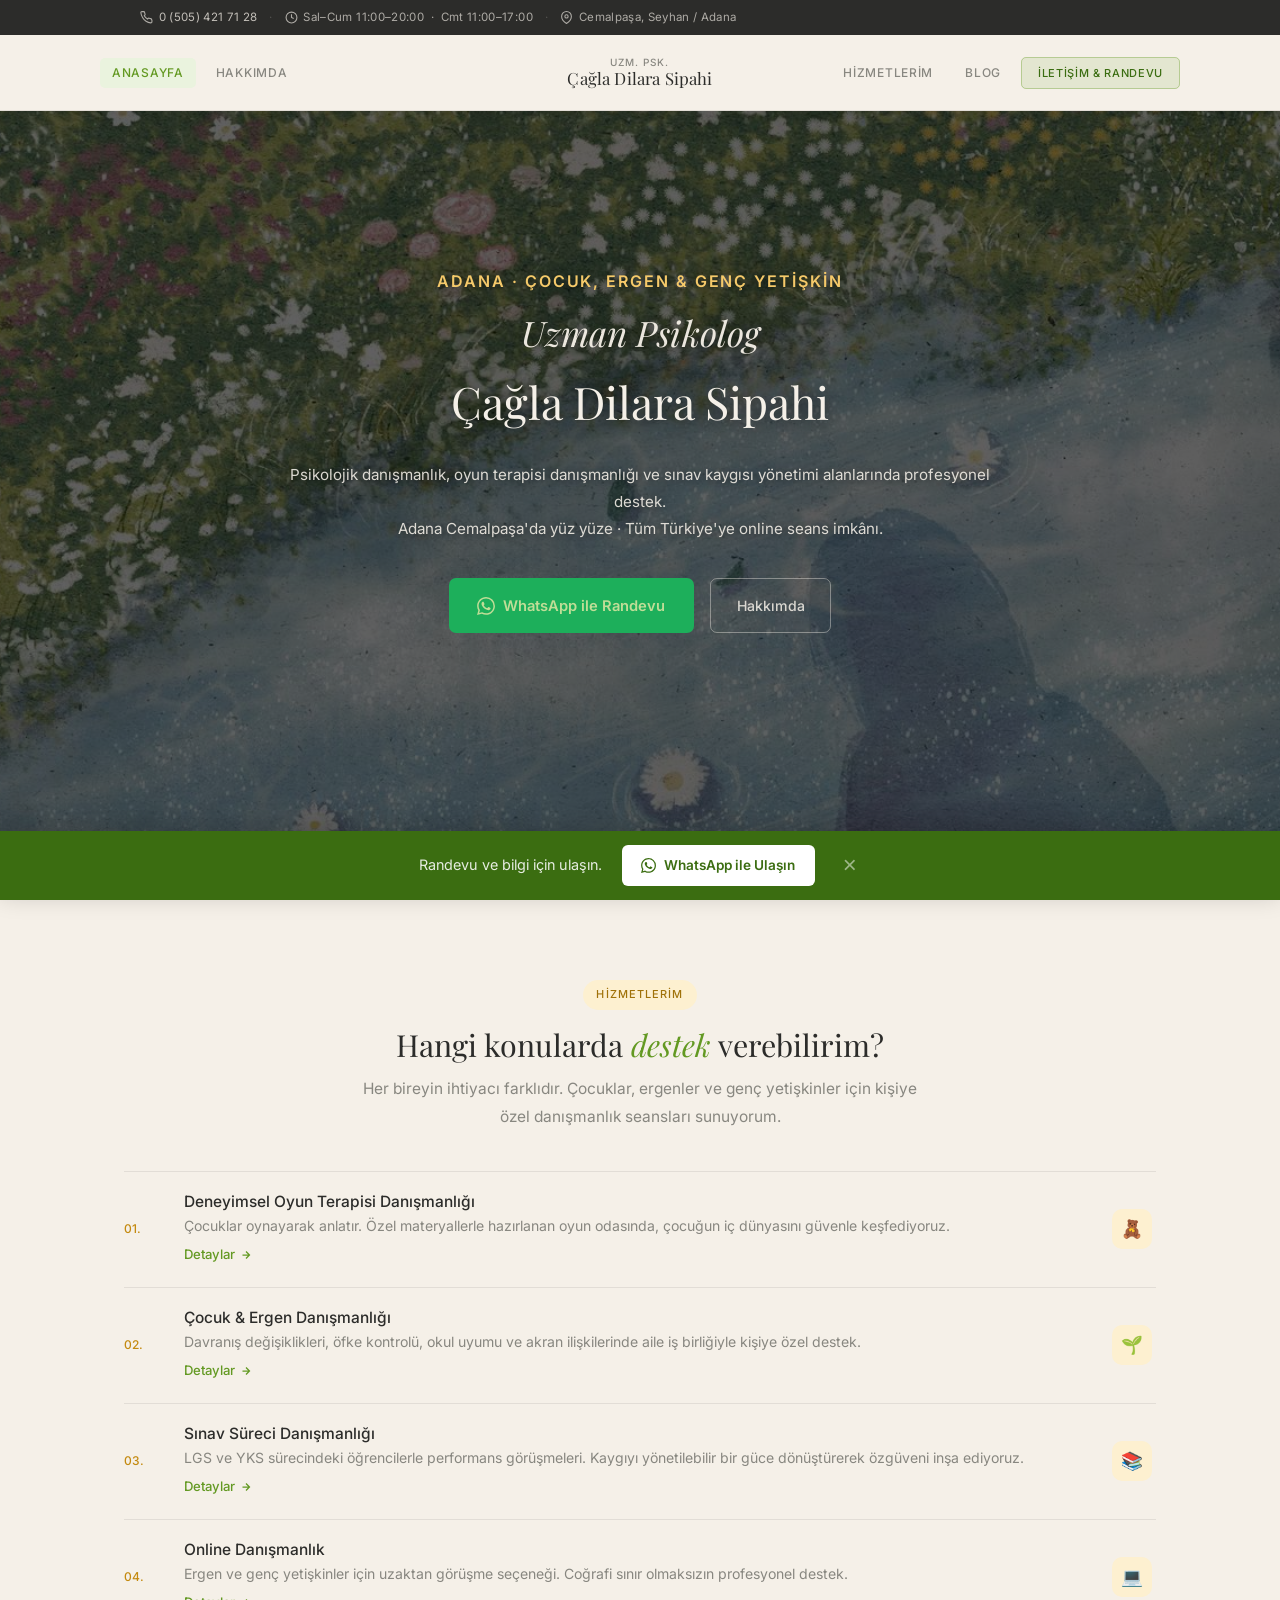
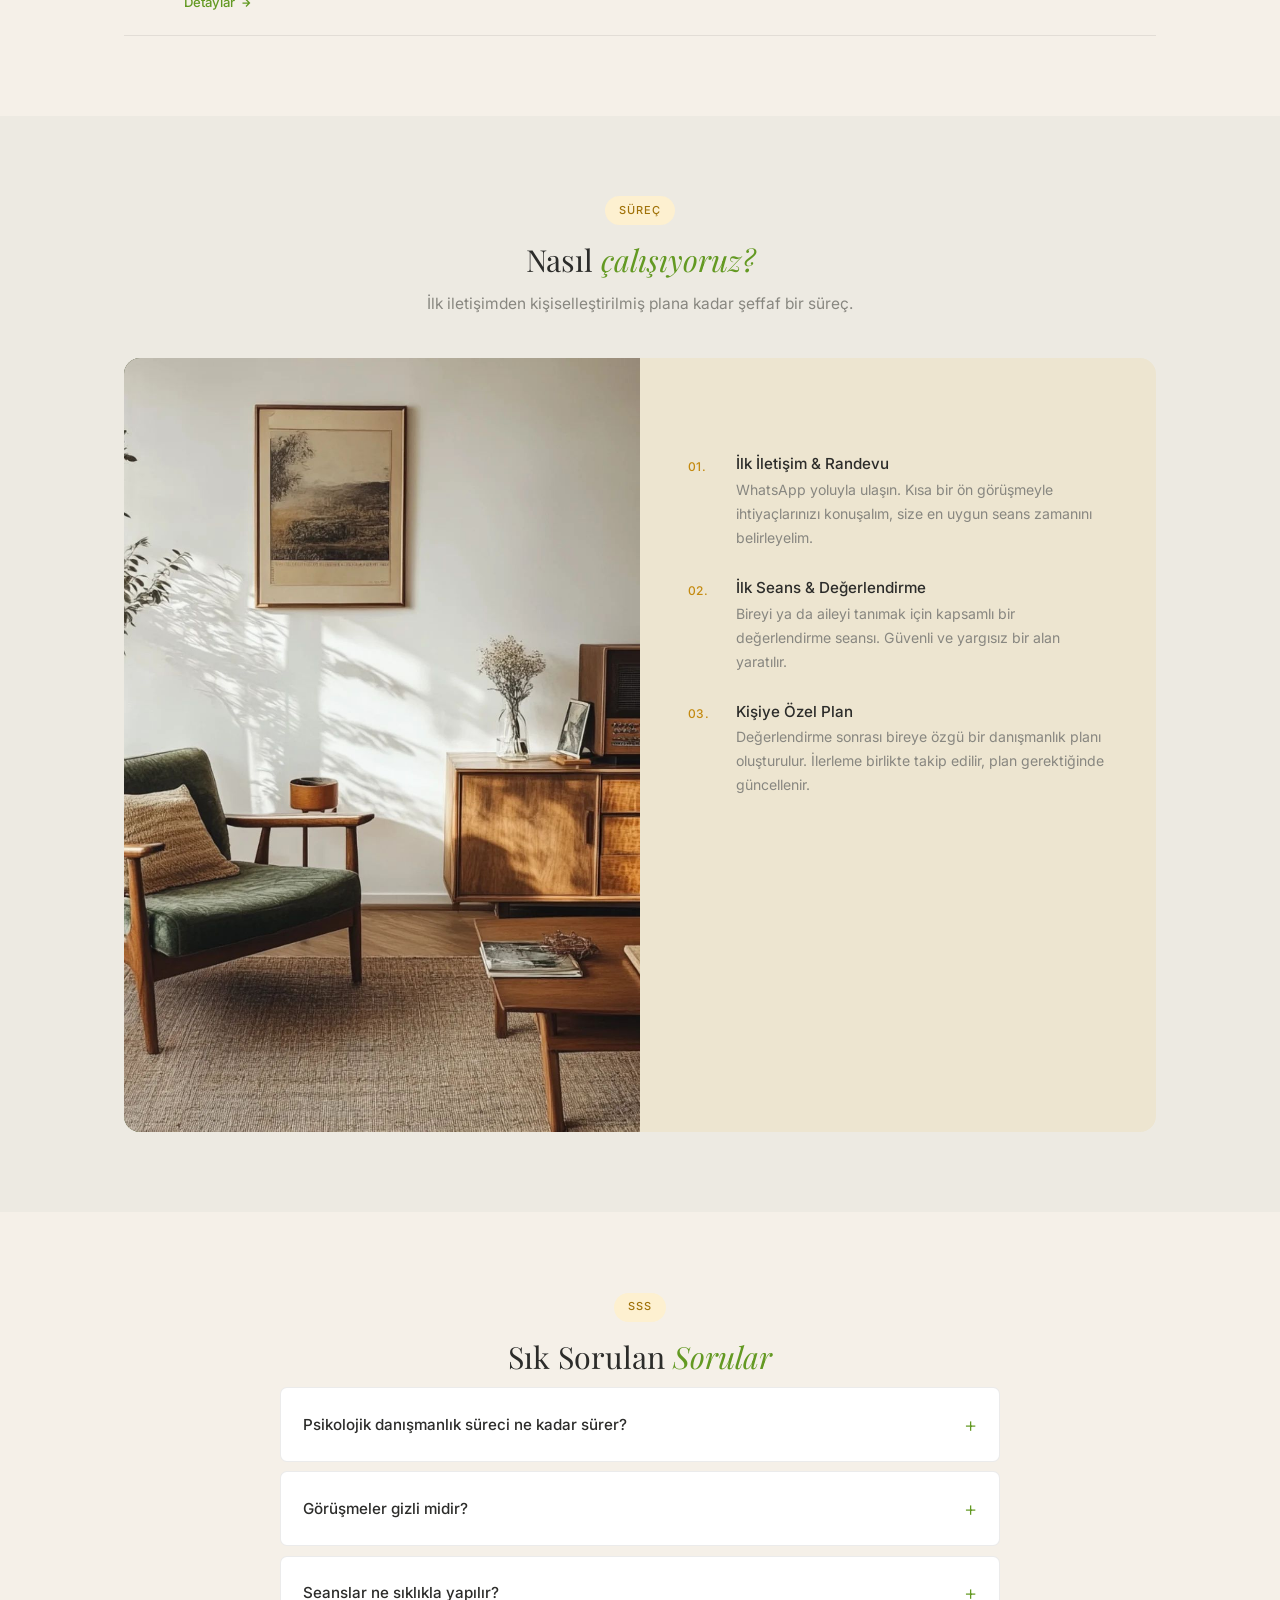
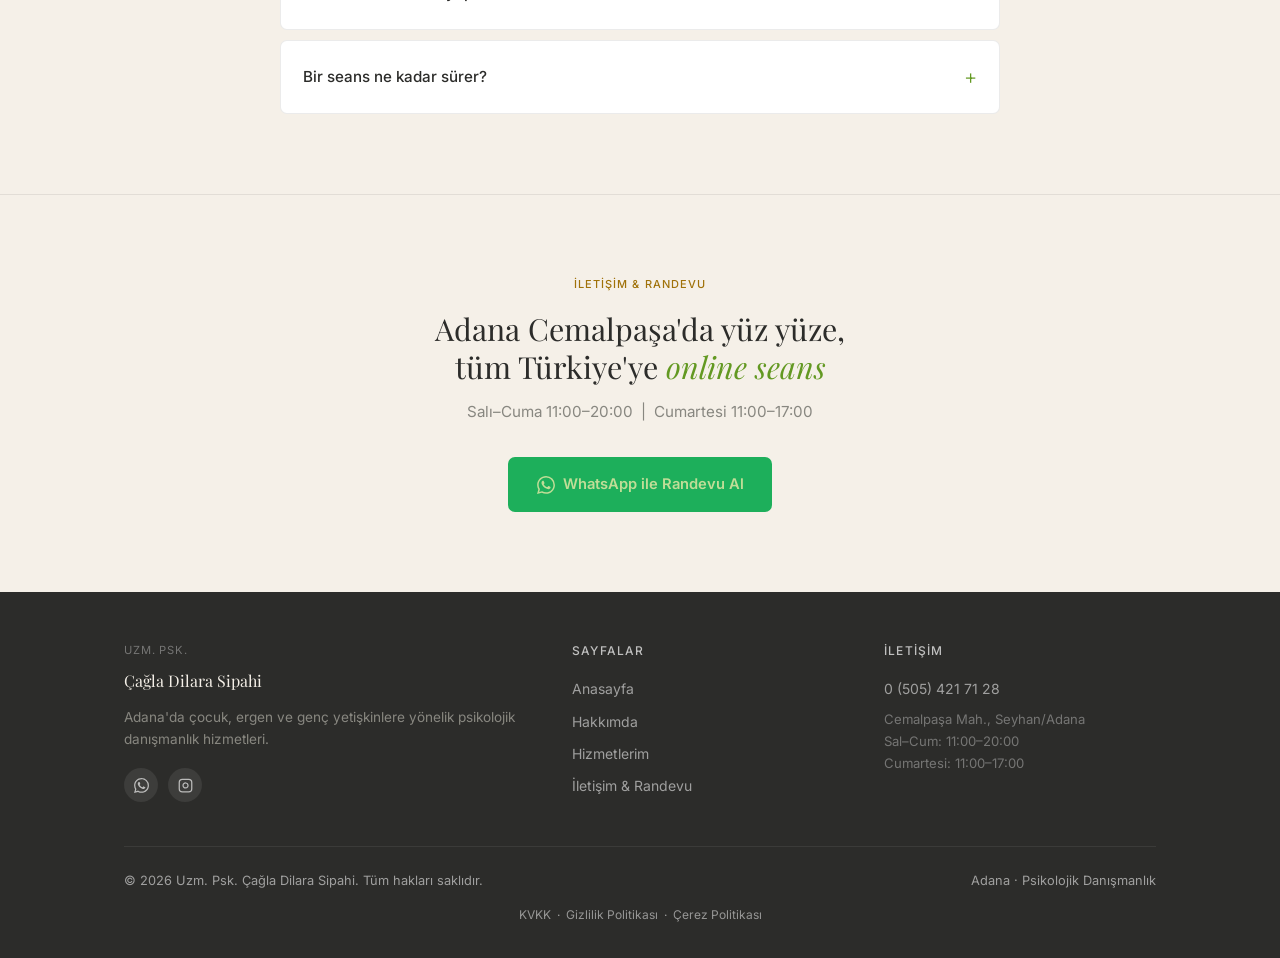
<file: index.html>
<!DOCTYPE html>
<html lang="tr">
<head>
  <meta charset="UTF-8">
  <meta name="viewport" content="width=device-width, initial-scale=1.0">
  <title>Adana Çocuk ve Ergen Psikoloğu | Uzm. Psk. Çağla Dilara Sipahi</title>
  <meta name="description" content="Adana'da çocuk, ergen ve genç yetişkin psikolojik danışmanlık hizmetleri. Oyun terapisi, sınav kaygısı yönetimi ve online danışmanlık.">
  <link rel="preconnect" href="https://fonts.googleapis.com">
  <link rel="preconnect" href="https://fonts.gstatic.com" crossorigin>
  <link href="https://fonts.googleapis.com/css2?family=Playfair+Display:ital,wght@0,400;0,500;1,400&family=Inter:wght@300;400;500&display=swap" rel="stylesheet">
  <link rel="stylesheet" href="style.css?v=2">
  <link rel="canonical" href="https://pskcagladsipahi.com/">
  <meta property="og:type" content="website">
  <meta property="og:site_name" content="Uzm. Psk. Çağla Dilara Sipahi">
  <meta property="og:title" content="Adana Çocuk ve Ergen Psikoloğu | Uzm. Psk. Çağla Dilara Sipahi">
  <meta property="og:description" content="Adana'da çocuk, ergen ve genç yetişkin psikolojik danışmanlık hizmetleri. Oyun terapisi, sınav kaygısı yönetimi ve online danışmanlık.">
  <meta property="og:url" content="https://pskcagladsipahi.com/">
  <meta property="og:image" content="https://pskcagladsipahi.com/adana-psikolog-ofis.jpg">
  <meta property="og:image:width" content="1200">
  <meta property="og:image:height" content="800">
  <meta property="og:image:alt" content="Uzm. Psk. Çağla Dilara Sipahi — Adana Çocuk ve Ergen Psikolog Ofisi">
  <meta name="twitter:card" content="summary_large_image">
  <meta property="og:locale" content="tr_TR">
  <script type="application/ld+json">
  {
    "@context": "https://schema.org",
    "@type": "Psychologist",
    "name": "Uzm. Psk. Çağla Dilara Sipahi",
    "url": "https://pskcagladsipahi.com",
    "telephone": "+905054217128",
    "image": "https://pskcagladsipahi.com/adana-psikolog-ofis.jpg",
    "address": {
      "@type": "PostalAddress",
      "streetAddress": "Cemalpaşa Mahallesi, Cevat Yurdakul Caddesi, Atabey Apartmanı Kat:2 Daire:3",
      "addressLocality": "Seyhan",
      "addressRegion": "Adana",
      "postalCode": "01110",
      "addressCountry": "TR"
    },
    "openingHoursSpecification": [
      {
        "@type": "OpeningHoursSpecification",
        "dayOfWeek": ["Tuesday", "Wednesday", "Thursday", "Friday"],
        "opens": "11:00",
        "closes": "20:00"
      },
      {
        "@type": "OpeningHoursSpecification",
        "dayOfWeek": ["Saturday"],
        "opens": "11:00",
        "closes": "17:00"
      }
    ],
    "availableLanguage": ["tr", "en"],
    "areaServed": [
      {"@type": "City", "name": "Adana"},
      {"@type": "Country", "name": "Türkiye"}
    ],
    "sameAs": [
      "https://www.instagram.com/uzm.psk.cagladsipahi/",
      "https://share.google/SsBvMkMxXAegFA1E4"
    ],
    "hasOfferCatalog": {
      "@type": "OfferCatalog",
      "name": "Danışmanlık Hizmetleri",
      "itemListElement": [
        {"@type": "Offer", "itemOffered": {"@type": "Service", "name": "Deneyimsel Oyun Terapisi Danışmanlığı"}},
        {"@type": "Offer", "itemOffered": {"@type": "Service", "name": "Çocuk ve Ergen Psikolojik Danışmanlığı"}},
        {"@type": "Offer", "itemOffered": {"@type": "Service", "name": "Sınav Süreci Danışmanlığı"}},
        {"@type": "Offer", "itemOffered": {"@type": "Service", "name": "Genç Yetişkin Danışmanlığı"}},
        {"@type": "Offer", "itemOffered": {"@type": "Service", "name": "Online Danışmanlık"}}
      ]
    }
  }
  </script>
  <script type="application/ld+json">
  {
    "@context": "https://schema.org",
    "@type": "FAQPage",
    "mainEntity": [
      {
        "@type": "Question",
        "name": "Psikolojik danışmanlık süreci ne kadar sürer?",
        "acceptedAnswer": {
          "@type": "Answer",
          "text": "Süreç, danışanın ihtiyaçlarına ve sürecin seyrine göre değişiklik gösterir. Her birey için farklıdır."
        }
      },
      {
        "@type": "Question",
        "name": "Görüşmeler gizli midir?",
        "acceptedAnswer": {
          "@type": "Answer",
          "text": "Tüm görüşmeler etik kurallar ve gizlilik ilkeleri çerçevesinde yürütülür. Yasal zorunluluklar dışında paylaşılan bilgiler üçüncü kişilerle paylaşılmaz."
        }
      },
      {
        "@type": "Question",
        "name": "Seanslar ne sıklıkla yapılır?",
        "acceptedAnswer": {
          "@type": "Answer",
          "text": "Görüşmeler genellikle haftada bir planlanır. Süreç içinde ihtiyaçlara göre yeniden değerlendirilebilir."
        }
      },
      {
        "@type": "Question",
        "name": "Bir seans ne kadar sürer?",
        "acceptedAnswer": {
          "@type": "Answer",
          "text": "Oyun seansları 45 dakika, ergen ve yetişkin seansları 45–50 dakika sürmektedir."
        }
      }
    ]
  }
  </script>
</head>
<body>

  <!-- INFO BAR -->
  <div class="info-bar">
    <div class="info-bar-inner">
      <span><svg width="13" height="13" viewBox="0 0 24 24" fill="none" stroke="currentColor" stroke-width="2" aria-hidden="true"><path d="M22 16.92v3a2 2 0 0 1-2.18 2 19.79 19.79 0 0 1-8.63-3.07A19.5 19.5 0 0 1 4.69 12a19.79 19.79 0 0 1-3.07-8.67A2 2 0 0 1 3.6 1.18h3a2 2 0 0 1 2 1.72 12.84 12.84 0 0 0 .7 2.81 2 2 0 0 1-.45 2.11L7.91 8.75a16 16 0 0 0 6 6l.91-.91a2 2 0 0 1 2.11-.45 12.84 12.84 0 0 0 2.81.7A2 2 0 0 1 21.5 16z"/></svg> <a href="tel:+905054217128">0 (505) 421 71 28</a></span>
      <span class="info-bar-sep">·</span>
      <span><svg width="13" height="13" viewBox="0 0 24 24" fill="none" stroke="currentColor" stroke-width="2" aria-hidden="true"><circle cx="12" cy="12" r="10"/><polyline points="12 6 12 12 16 14"/></svg> Sal–Cum 11:00–20:00 &nbsp;·&nbsp; Cmt 11:00–17:00</span>
      <span class="info-bar-sep">·</span>
      <span><svg width="13" height="13" viewBox="0 0 24 24" fill="none" stroke="currentColor" stroke-width="2" aria-hidden="true"><path d="M21 10c0 7-9 13-9 13s-9-6-9-13a9 9 0 0 1 18 0z"/><circle cx="12" cy="10" r="3"/></svg> Cemalpaşa, Seyhan / Adana</span>
    </div>
  </div>

  <!-- NAVBAR -->
  <nav class="navbar">
    <div class="nav-inner">
      <ul class="nav-left">
        <li><a href="/" class="active">Anasayfa</a></li>
        <li><a href="/hakkimda">Hakkımda</a></li>
      </ul>
      <a href="/" class="navbar-brand">
        <span class="brand-label">Uzm. Psk.</span>
        <span class="brand-name">Çağla Dilara Sipahi</span>
      </a>
      <ul class="nav-right">
        <li><a href="/hizmetler" class="nav-link">Hizmetlerim</a></li>
        <li><a href="/blog" class="nav-link">Blog</a></li>
        <li><a href="/iletisim" class="nav-link nav-cta">İletişim &amp; Randevu</a></li>
      </ul>
      <button class="hamburger" id="hamburger" aria-label="Menüyü aç/kapat">
        <span></span><span></span><span></span>
      </button>
    </div>
  </nav>

  <!-- Mobile nav -->
  <div class="nav-links-mobile" id="mobileNav">
    <a href="/">Anasayfa</a>
    <a href="/hakkimda">Hakkımda</a>
    <a href="/hizmetler">Hizmetlerim</a>
    <a href="/blog">Blog</a>
    <a href="/iletisim">İletişim &amp; Randevu</a>
  </div>

  <!-- HERO -->
  <section class="hero">
    <div class="hero-bg"></div>
    <div class="hero-overlay"></div>
    <div class="container">
      <div class="hero-content">
        <span class="hero-eyebrow">Adana · Çocuk, Ergen &amp; Genç Yetişkin</span>
        <h1 class="hero-title">Uzman Psikolog</h1>
        <span class="hero-name">Çağla Dilara Sipahi</span>
        <p class="hero-desc">
          Psikolojik danışmanlık, oyun terapisi danışmanlığı ve sınav kaygısı yönetimi alanlarında profesyonel destek.<br>
          Adana Cemalpaşa'da yüz yüze · Tüm Türkiye'ye online seans imkânı.
        </p>
        <div class="hero-actions">
          <a href="https://wa.me/905054217128" class="btn btn-whatsapp" target="_blank" rel="noopener">
            <svg width="18" height="18" viewBox="0 0 24 24" fill="currentColor"><path d="M17.472 14.382c-.297-.149-1.758-.867-2.03-.967-.273-.099-.471-.148-.67.15-.197.297-.767.966-.94 1.164-.173.199-.347.223-.644.075-.297-.15-1.255-.463-2.39-1.475-.883-.788-1.48-1.761-1.653-2.059-.173-.297-.018-.458.13-.606.134-.133.298-.347.446-.52.149-.174.198-.298.298-.497.099-.198.05-.371-.025-.52-.075-.149-.669-1.612-.916-2.207-.242-.579-.487-.5-.669-.51-.173-.008-.371-.01-.57-.01-.198 0-.52.074-.792.372-.272.297-1.04 1.016-1.04 2.479 0 1.462 1.065 2.875 1.213 3.074.149.198 2.096 3.2 5.077 4.487.709.306 1.262.489 1.694.625.712.227 1.36.195 1.871.118.571-.085 1.758-.719 2.006-1.413.248-.694.248-1.289.173-1.413-.074-.124-.272-.198-.57-.347m-5.421 7.403h-.004a9.87 9.87 0 0 1-5.031-1.378l-.361-.214-3.741.982.998-3.648-.235-.374a9.86 9.86 0 0 1-1.51-5.26c.001-5.45 4.436-9.884 9.888-9.884 2.64 0 5.122 1.03 6.988 2.898a9.825 9.825 0 0 1 2.893 6.994c-.003 5.45-4.437 9.884-9.885 9.884m8.413-18.297A11.815 11.815 0 0 0 12.05 0C5.495 0 .16 5.335.157 11.892c0 2.096.547 4.142 1.588 5.945L.057 24l6.305-1.654a11.882 11.882 0 0 0 5.683 1.448h.005c6.554 0 11.89-5.335 11.893-11.893a11.821 11.821 0 0 0-3.48-8.413z"/></svg>
            WhatsApp ile Randevu
          </a>
          <a href="/hakkimda" class="btn btn-outline-white">Hakkımda</a>
        </div>
      </div>
    </div>
  </section>

  <!-- SERVICES -->
  <section class="section">
    <div class="container">
      <div class="centered reveal">
        <span class="section-tag">Hizmetlerim</span>
        <h2 class="section-title">Hangi konularda <em>destek</em> verebilirim?</h2>
        <p class="section-lead">Her bireyin ihtiyacı farklıdır. Çocuklar, ergenler ve genç yetişkinler için kişiye özel danışmanlık seansları sunuyorum.</p>
      </div>
      <div class="services-list">
        <div class="service-row reveal">
          <span class="service-num">01.</span>
          <div>
            <h3>Deneyimsel Oyun Terapisi Danışmanlığı</h3>
            <p>Çocuklar oynayarak anlatır. Özel materyallerle hazırlanan oyun odasında, çocuğun iç dünyasını güvenle keşfediyoruz.</p>
            <a href="/hizmetler" class="service-link">Detaylar <svg width="12" height="12" viewBox="0 0 24 24" fill="none" stroke="currentColor" stroke-width="2.5"><path d="M5 12h14M12 5l7 7-7 7"/></svg></a>
          </div>
          <div class="service-row-icon" aria-hidden="true">🧸</div>
        </div>
        <div class="service-row reveal">
          <span class="service-num">02.</span>
          <div>
            <h3>Çocuk &amp; Ergen Danışmanlığı</h3>
            <p>Davranış değişiklikleri, öfke kontrolü, okul uyumu ve akran ilişkilerinde aile iş birliğiyle kişiye özel destek.</p>
            <a href="/hizmetler" class="service-link">Detaylar <svg width="12" height="12" viewBox="0 0 24 24" fill="none" stroke="currentColor" stroke-width="2.5"><path d="M5 12h14M12 5l7 7-7 7"/></svg></a>
          </div>
          <div class="service-row-icon" aria-hidden="true">🌱</div>
        </div>
        <div class="service-row reveal">
          <span class="service-num">03.</span>
          <div>
            <h3>Sınav Süreci Danışmanlığı</h3>
            <p>LGS ve YKS sürecindeki öğrencilerle performans görüşmeleri. Kaygıyı yönetilebilir bir güce dönüştürerek özgüveni inşa ediyoruz.</p>
            <a href="/hizmetler" class="service-link">Detaylar <svg width="12" height="12" viewBox="0 0 24 24" fill="none" stroke="currentColor" stroke-width="2.5"><path d="M5 12h14M12 5l7 7-7 7"/></svg></a>
          </div>
          <div class="service-row-icon" aria-hidden="true">📚</div>
        </div>
        <div class="service-row reveal">
          <span class="service-num">04.</span>
          <div>
            <h3>Online Danışmanlık</h3>
            <p>Ergen ve genç yetişkinler için uzaktan görüşme seçeneği. Coğrafi sınır olmaksızın profesyonel destek.</p>
            <a href="/hizmetler" class="service-link">Detaylar <svg width="12" height="12" viewBox="0 0 24 24" fill="none" stroke="currentColor" stroke-width="2.5"><path d="M5 12h14M12 5l7 7-7 7"/></svg></a>
          </div>
          <div class="service-row-icon" aria-hidden="true">💻</div>
        </div>
      </div>
    </div>
  </section>

  <!-- PROCESS -->
  <section class="section section-alt">
    <div class="container">
      <div class="centered reveal">
        <span class="section-tag">Süreç</span>
        <h2 class="section-title">Nasıl <em>çalışıyoruz?</em></h2>
        <p class="section-lead">İlk iletişimden kişiselleştirilmiş plana kadar şeffaf bir süreç.</p>
      </div>
      <div class="process-split reveal">
        <div class="process-photo">
          <img src="danismanlik-sureci.jpg" alt="Psikolojik danışmanlık süreci adımları" loading="lazy" width="1000" height="1500">
        </div>
        <div class="process-content">
          <div class="steps-list">
            <div class="step-item">
              <span class="step-num">01.</span>
              <div>
                <h3>İlk İletişim &amp; Randevu</h3>
                <p>WhatsApp yoluyla ulaşın. Kısa bir ön görüşmeyle ihtiyaçlarınızı konuşalım, size en uygun seans zamanını belirleyelim.</p>
              </div>
            </div>
            <div class="step-item">
              <span class="step-num">02.</span>
              <div>
                <h3>İlk Seans &amp; Değerlendirme</h3>
                <p>Bireyi ya da aileyi tanımak için kapsamlı bir değerlendirme seansı. Güvenli ve yargısız bir alan yaratılır.</p>
              </div>
            </div>
            <div class="step-item">
              <span class="step-num">03.</span>
              <div>
                <h3>Kişiye Özel Plan</h3>
                <p>Değerlendirme sonrası bireye özgü bir danışmanlık planı oluşturulur. İlerleme birlikte takip edilir, plan gerektiğinde güncellenir.</p>
              </div>
            </div>
          </div>
        </div>
      </div>
    </div>
  </section>

  <!-- FAQ -->
  <section class="section">
    <div class="container">
      <div class="centered reveal">
        <span class="section-tag">SSS</span>
        <h2 class="section-title">Sık Sorulan <em>Sorular</em></h2>
      </div>
      <div class="faq-list">
        <details class="faq-item reveal">
          <summary>Psikolojik danışmanlık süreci ne kadar sürer?</summary>
          <p>Süreç, danışanın ihtiyaçlarına ve sürecin seyrine göre değişiklik gösterir. Her birey için farklıdır.</p>
        </details>
        <details class="faq-item reveal">
          <summary>Görüşmeler gizli midir?</summary>
          <p>Tüm görüşmeler etik kurallar ve gizlilik ilkeleri çerçevesinde yürütülür. Yasal zorunluluklar dışında paylaşılan bilgiler üçüncü kişilerle paylaşılmaz.</p>
        </details>
        <details class="faq-item reveal">
          <summary>Seanslar ne sıklıkla yapılır?</summary>
          <p>Görüşmeler genellikle haftada bir planlanır. Süreç içinde ihtiyaçlara göre yeniden değerlendirilebilir.</p>
        </details>
        <details class="faq-item reveal">
          <summary>Bir seans ne kadar sürer?</summary>
          <p>Oyun seansları 45 dakika, ergen ve yetişkin seansları 45–50 dakika sürmektedir.</p>
        </details>
      </div>
    </div>
  </section>

  <!-- CTA BANNER -->
  <section class="cta-banner">
    <div class="container">
      <span class="eyebrow">İletişim &amp; Randevu</span>
      <h2>Adana Cemalpaşa'da yüz yüze,<br>tüm Türkiye'ye <em>online seans</em></h2>
      <p>Salı–Cuma 11:00–20:00 &nbsp;|&nbsp; Cumartesi 11:00–17:00</p>
      <div class="cta-actions">
        <a href="https://wa.me/905054217128" class="btn btn-whatsapp" target="_blank" rel="noopener">
          <svg width="18" height="18" viewBox="0 0 24 24" fill="currentColor"><path d="M17.472 14.382c-.297-.149-1.758-.867-2.03-.967-.273-.099-.471-.148-.67.15-.197.297-.767.966-.94 1.164-.173.199-.347.223-.644.075-.297-.15-1.255-.463-2.39-1.475-.883-.788-1.48-1.761-1.653-2.059-.173-.297-.018-.458.13-.606.134-.133.298-.347.446-.52.149-.174.198-.298.298-.497.099-.198.05-.371-.025-.52-.075-.149-.669-1.612-.916-2.207-.242-.579-.487-.5-.669-.51-.173-.008-.371-.01-.57-.01-.198 0-.52.074-.792.372-.272.297-1.04 1.016-1.04 2.479 0 1.462 1.065 2.875 1.213 3.074.149.198 2.096 3.2 5.077 4.487.709.306 1.262.489 1.694.625.712.227 1.36.195 1.871.118.571-.085 1.758-.719 2.006-1.413.248-.694.248-1.289.173-1.413-.074-.124-.272-.198-.57-.347m-5.421 7.403h-.004a9.87 9.87 0 0 1-5.031-1.378l-.361-.214-3.741.982.998-3.648-.235-.374a9.86 9.86 0 0 1-1.51-5.26c.001-5.45 4.436-9.884 9.888-9.884 2.64 0 5.122 1.03 6.988 2.898a9.825 9.825 0 0 1 2.893 6.994c-.003 5.45-4.437 9.884-9.885 9.884m8.413-18.297A11.815 11.815 0 0 0 12.05 0C5.495 0 .16 5.335.157 11.892c0 2.096.547 4.142 1.588 5.945L.057 24l6.305-1.654a11.882 11.882 0 0 0 5.683 1.448h.005c6.554 0 11.89-5.335 11.893-11.893a11.821 11.821 0 0 0-3.48-8.413z"/></svg>
          WhatsApp ile Randevu Al
        </a>
      </div>
    </div>
  </section>

  <!-- FOOTER -->
  <footer class="footer">
    <div class="container">
      <div class="footer-grid">
        <div class="footer-brand">
          <span class="brand-label">Uzm. Psk.</span>
          <div class="brand-name">Çağla Dilara Sipahi</div>
          <p>Adana'da çocuk, ergen ve genç yetişkinlere yönelik psikolojik danışmanlık hizmetleri.</p>
          <div class="footer-social">
            <a href="https://wa.me/905054217128" class="social-btn" target="_blank" rel="noopener" aria-label="WhatsApp">
              <svg width="15" height="15" viewBox="0 0 24 24" fill="currentColor"><path d="M17.472 14.382c-.297-.149-1.758-.867-2.03-.967-.273-.099-.471-.148-.67.15-.197.297-.767.966-.94 1.164-.173.199-.347.223-.644.075-.297-.15-1.255-.463-2.39-1.475-.883-.788-1.48-1.761-1.653-2.059-.173-.297-.018-.458.13-.606.134-.133.298-.347.446-.52.149-.174.198-.298.298-.497.099-.198.05-.371-.025-.52-.075-.149-.669-1.612-.916-2.207-.242-.579-.487-.5-.669-.51-.173-.008-.371-.01-.57-.01-.198 0-.52.074-.792.372-.272.297-1.04 1.016-1.04 2.479 0 1.462 1.065 2.875 1.213 3.074.149.198 2.096 3.2 5.077 4.487.709.306 1.262.489 1.694.625.712.227 1.36.195 1.871.118.571-.085 1.758-.719 2.006-1.413.248-.694.248-1.289.173-1.413-.074-.124-.272-.198-.57-.347m-5.421 7.403h-.004a9.87 9.87 0 0 1-5.031-1.378l-.361-.214-3.741.982.998-3.648-.235-.374a9.86 9.86 0 0 1-1.51-5.26c.001-5.45 4.436-9.884 9.888-9.884 2.64 0 5.122 1.03 6.988 2.898a9.825 9.825 0 0 1 2.893 6.994c-.003 5.45-4.437 9.884-9.885 9.884m8.413-18.297A11.815 11.815 0 0 0 12.05 0C5.495 0 .16 5.335.157 11.892c0 2.096.547 4.142 1.588 5.945L.057 24l6.305-1.654a11.882 11.882 0 0 0 5.683 1.448h.005c6.554 0 11.89-5.335 11.893-11.893a11.821 11.821 0 0 0-3.48-8.413z"/></svg>
            </a>
            <a href="https://www.instagram.com/uzm.psk.cagladsipahi/" class="social-btn" target="_blank" rel="noopener" aria-label="Instagram">
              <svg width="15" height="15" viewBox="0 0 24 24" fill="none" stroke="currentColor" stroke-width="2"><rect x="2" y="2" width="20" height="20" rx="5"/><path d="M16 11.37A4 4 0 1 1 12.63 8 4 4 0 0 1 16 11.37z"/><line x1="17.5" y1="6.5" x2="17.51" y2="6.5"/></svg>
            </a>
          </div>
        </div>
        <div>
          <h5>Sayfalar</h5>
          <ul>
            <li><a href="/">Anasayfa</a></li>
            <li><a href="/hakkimda">Hakkımda</a></li>
            <li><a href="/hizmetler">Hizmetlerim</a></li>
            <li><a href="/iletisim">İletişim &amp; Randevu</a></li>
          </ul>
        </div>
        <div>
          <h5>İletişim</h5>
          <ul>
            <li><a href="tel:+905054217128">0 (505) 421 71 28</a></li>
            <li style="color:rgba(255,255,255,.35); font-size:.82rem; margin-top:.5rem; line-height:1.65">
              Cemalpaşa Mah., Seyhan/Adana<br>
              Sal–Cum: 11:00–20:00<br>
              Cumartesi: 11:00–17:00
            </li>
          </ul>
        </div>
      </div>
      <div class="footer-bottom">
        <span>&copy; <span id="footer-year">2026</span> Uzm. Psk. Çağla Dilara Sipahi. Tüm hakları saklıdır.</span>
        <span>Adana · Psikolojik Danışmanlık</span>
      </div>
      <div style="text-align:center; padding-top:.75rem; font-size:.75rem;">
        <a href="/kvkk" style="color:rgba(255,255,255,.5); text-decoration:none;">KVKK</a>
        &nbsp;·&nbsp;
        <a href="/gizlilik-politikasi" style="color:rgba(255,255,255,.5); text-decoration:none;">Gizlilik Politikası</a>
        &nbsp;·&nbsp;
        <a href="/cerez-politikasi" style="color:rgba(255,255,255,.5); text-decoration:none;">Çerez Politikası</a>
      </div>
    </div>
  </footer>

  <script>
    // Mobile nav
    const hamburger = document.getElementById('hamburger');
    const mobileNav = document.getElementById('mobileNav');
    hamburger.addEventListener('click', () => mobileNav.classList.toggle('open'));
    mobileNav.querySelectorAll('a').forEach(a => a.addEventListener('click', () => mobileNav.classList.remove('open')));

    // Scroll reveal
    const observer = new IntersectionObserver((entries) => {
      entries.forEach((entry, i) => {
        if (entry.isIntersecting) {
          setTimeout(() => entry.target.classList.add('visible'), i * 80);
        }
      });
    }, { threshold: 0.12 });
    document.querySelectorAll('.reveal').forEach(el => observer.observe(el));
    document.getElementById('footer-year').textContent = new Date().getFullYear();

  </script>

  <!-- STICKY CTA -->
  <div class="sticky-cta" id="stickyCta">
    <div class="sticky-cta-inner">
      <span class="sticky-cta-text">Randevu ve bilgi için ulaşın.</span>
      <a href="https://wa.me/905054217128" class="sticky-cta-btn" target="_blank" rel="noopener">
        <svg width="15" height="15" viewBox="0 0 24 24" fill="currentColor" aria-hidden="true"><path d="M17.472 14.382c-.297-.149-1.758-.867-2.03-.967-.273-.099-.471-.148-.67.15-.197.297-.767.966-.94 1.164-.173.199-.347.223-.644.075-.297-.15-1.255-.463-2.39-1.475-.883-.788-1.48-1.761-1.653-2.059-.173-.297-.018-.458.13-.606.134-.133.298-.347.446-.52.149-.174.198-.298.298-.497.099-.198.05-.371-.025-.52-.075-.149-.669-1.612-.916-2.207-.242-.579-.487-.5-.669-.51-.173-.008-.371-.01-.57-.01-.198 0-.52.074-.792.372-.272.297-1.04 1.016-1.04 2.479 0 1.462 1.065 2.875 1.213 3.074.149.198 2.096 3.2 5.077 4.487.709.306 1.262.489 1.694.625.712.227 1.36.195 1.871.118.571-.085 1.758-.719 2.006-1.413.248-.694.248-1.289.173-1.413-.074-.124-.272-.198-.57-.347m-5.421 7.403h-.004a9.87 9.87 0 0 1-5.031-1.378l-.361-.214-3.741.982.998-3.648-.235-.374a9.86 9.86 0 0 1-1.51-5.26c.001-5.45 4.436-9.884 9.888-9.884 2.64 0 5.122 1.03 6.988 2.898a9.825 9.825 0 0 1 2.893 6.994c-.003 5.45-4.437 9.884-9.885 9.884m8.413-18.297A11.815 11.815 0 0 0 12.05 0C5.495 0 .16 5.335.157 11.892c0 2.096.547 4.142 1.588 5.945L.057 24l6.305-1.654a11.882 11.882 0 0 0 5.683 1.448h.005c6.554 0 11.89-5.335 11.893-11.893a11.821 11.821 0 0 0-3.48-8.413z"/></svg>
        WhatsApp ile Ulaşın
      </a>
      <button class="sticky-cta-close" id="stickyCtaClose" aria-label="Kapat">×</button>
    </div>
  </div>
  <script>
    (function() {
      var cta = document.getElementById('stickyCta');
      var closeBtn = document.getElementById('stickyCtaClose');
      if (!cta || sessionStorage.getItem('ctaDismissed')) return;
      window.addEventListener('scroll', function() {
        if (window.scrollY > 300) cta.classList.add('visible');
      }, { passive: true });
      closeBtn.addEventListener('click', function() {
        cta.classList.remove('visible');
        sessionStorage.setItem('ctaDismissed', '1');
      });
    })();
  </script>
</body>
</html>
</file>
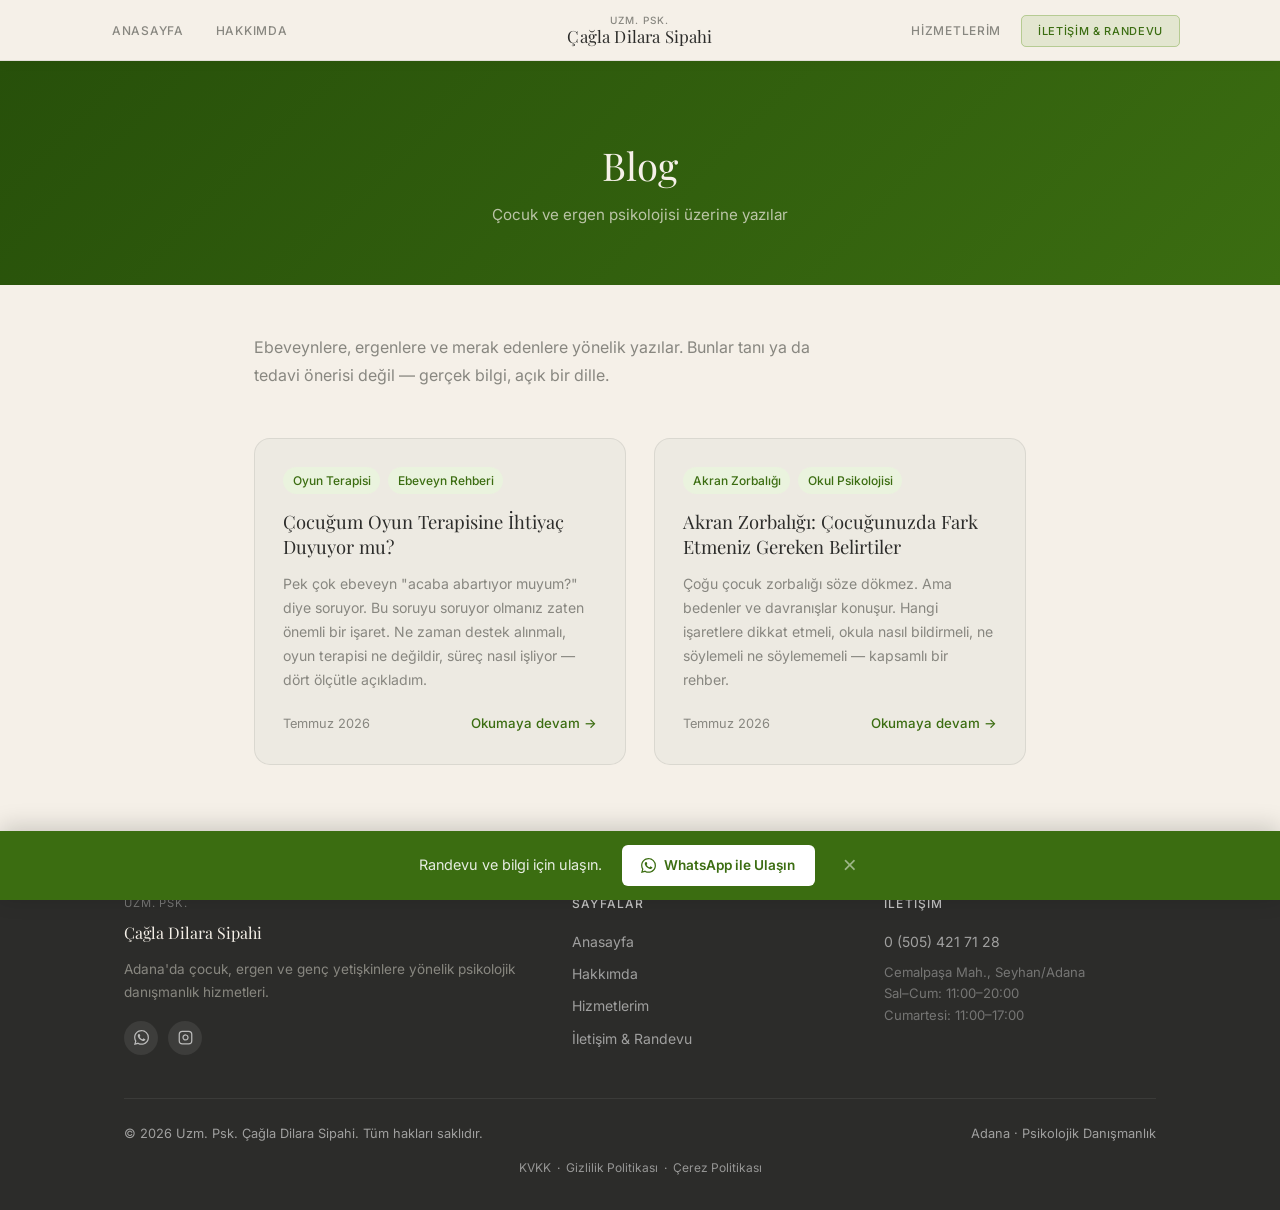
<file: blog/index.html>
<!DOCTYPE html>
<html lang="tr">
<head>
  <meta charset="UTF-8">
  <meta name="viewport" content="width=device-width, initial-scale=1.0">
  <title>Blog | Çocuk ve Ergen Psikolojisi | Uzm. Psk. Çağla Dilara Sipahi</title>
  <meta name="description" content="Çocuk, ergen ve genç yetişkin psikolojisi üzerine ebeveynlere ve gençlere yönelik yazılar. Adana çocuk psikoloğu Çağla Dilara Sipahi'nin kaleminden.">
  <link rel="preconnect" href="https://fonts.googleapis.com">
  <link rel="preconnect" href="https://fonts.gstatic.com" crossorigin>
  <link href="https://fonts.googleapis.com/css2?family=Playfair+Display:ital,wght@0,400;0,500;1,400&family=Inter:wght@300;400;500&display=swap" rel="stylesheet">
  <link rel="stylesheet" href="../style.css?v=2">
  <link rel="canonical" href="https://pskcagladsipahi.com/blog">
  <meta property="og:type" content="website">
  <meta property="og:site_name" content="Uzm. Psk. Çağla Dilara Sipahi">
  <meta property="og:title" content="Blog | Çocuk ve Ergen Psikolojisi | Uzm. Psk. Çağla Dilara Sipahi">
  <meta property="og:description" content="Çocuk, ergen ve genç yetişkin psikolojisi üzerine ebeveynlere ve gençlere yönelik yazılar.">
  <meta property="og:url" content="https://pskcagladsipahi.com/blog">
  <meta property="og:locale" content="tr_TR">

  <style>
    .blog-index { max-width: 820px; margin: 0 auto; padding: 3rem 1.5rem 5rem; }
    .blog-index .section-intro { font-size: 1rem; color: var(--text-muted); line-height: 1.8; max-width: 600px; margin-bottom: 3rem; }
    .blog-grid { display: grid; grid-template-columns: 1fr 1fr; gap: 1.75rem; }
    .blog-card { background: var(--bg-alt); border-radius: var(--radius-lg); padding: 1.75rem; text-decoration: none; display: flex; flex-direction: column; transition: box-shadow var(--trans), transform var(--trans); border: 1px solid var(--border); }
    .blog-card:hover { box-shadow: 0 8px 32px rgba(0,0,0,.08); transform: translateY(-2px); }
    .blog-card .card-tags { display: flex; gap: .5rem; flex-wrap: wrap; margin-bottom: 1rem; }
    .blog-card .tag { background: var(--primary-light); color: var(--primary-dark); padding: .18rem .6rem; border-radius: 20px; font-size: .75rem; font-weight: 500; }
    .blog-card h2 { font-family: var(--font-display); font-size: 1.15rem; color: var(--heading); margin: 0 0 .75rem; line-height: 1.35; font-weight: 400; }
    .blog-card p { font-size: .88rem; color: var(--text-muted); line-height: 1.7; margin: 0 0 1.25rem; flex-grow: 1; }
    .blog-card .card-footer { display: flex; align-items: center; justify-content: space-between; font-size: .8rem; color: var(--text-muted); }
    .blog-card .read-more { color: var(--primary-dark); font-weight: 500; font-size: .83rem; }
    .blog-index h1 { font-family: var(--font-display); font-size: clamp(1.6rem, 3vw, 2.2rem); color: var(--heading); margin-bottom: .5rem; font-weight: 400; }
    @media (max-width: 620px) {
      .blog-grid { grid-template-columns: 1fr; }
    }
  </style>
</head>
<body>

  <nav class="navbar navbar-inner">
    <div class="nav-inner">
      <ul class="nav-left">
        <li><a href="/">Anasayfa</a></li>
        <li><a href="/hakkimda">Hakkımda</a></li>
      </ul>
      <a href="/" class="navbar-brand">
        <span class="brand-label">Uzm. Psk.</span>
        <span class="brand-name">Çağla Dilara Sipahi</span>
      </a>
      <ul class="nav-right">
        <li><a href="/hizmetler" class="nav-link">Hizmetlerim</a></li>
        <li><a href="/iletisim" class="nav-link nav-cta">İletişim &amp; Randevu</a></li>
      </ul>
      <button class="hamburger" id="hamburger" aria-label="Menüyü aç/kapat">
        <span></span><span></span><span></span>
      </button>
    </div>
  </nav>

  <div class="nav-links-mobile" id="mobileNav">
    <a href="/">Anasayfa</a>
    <a href="/hakkimda">Hakkımda</a>
    <a href="/hizmetler">Hizmetlerim</a>
    <a href="/iletisim">İletişim &amp; Randevu</a>
  </div>

  <div class="page-banner">
    <div class="container">
      <h1>Blog</h1>
      <p>Çocuk ve ergen psikolojisi üzerine yazılar</p>
    </div>
  </div>

  <main>
    <div class="blog-index">
      <p class="section-intro">Ebeveynlere, ergenlere ve merak edenlere yönelik yazılar. Bunlar tanı ya da tedavi önerisi değil — gerçek bilgi, açık bir dille.</p>

      <div class="blog-grid">

        <a href="/blog/cocugum-oyun-terapisine-ihtiyac-duyuyor-mu" class="blog-card">
          <div class="card-tags">
            <span class="tag">Oyun Terapisi</span>
            <span class="tag">Ebeveyn Rehberi</span>
          </div>
          <h2>Çocuğum Oyun Terapisine İhtiyaç Duyuyor mu?</h2>
          <p>Pek çok ebeveyn "acaba abartıyor muyum?" diye soruyor. Bu soruyu soruyor olmanız zaten önemli bir işaret. Ne zaman destek alınmalı, oyun terapisi ne değildir, süreç nasıl işliyor — dört ölçütle açıkladım.</p>
          <div class="card-footer">
            <time datetime="2026-07-15">Temmuz 2026</time>
            <span class="read-more">Okumaya devam →</span>
          </div>
        </a>

        <a href="/blog/akran-zorbaligi-belirtileri" class="blog-card">
          <div class="card-tags">
            <span class="tag">Akran Zorbalığı</span>
            <span class="tag">Okul Psikolojisi</span>
          </div>
          <h2>Akran Zorbalığı: Çocuğunuzda Fark Etmeniz Gereken Belirtiler</h2>
          <p>Çoğu çocuk zorbalığı söze dökmez. Ama bedenler ve davranışlar konuşur. Hangi işaretlere dikkat etmeli, okula nasıl bildirmeli, ne söylemeli ne söylememeli — kapsamlı bir rehber.</p>
          <div class="card-footer">
            <time datetime="2026-07-15">Temmuz 2026</time>
            <span class="read-more">Okumaya devam →</span>
          </div>
        </a>

      </div>
    </div>
  </main>

  <footer class="footer">
    <div class="container">
      <div class="footer-grid">
        <div class="footer-brand">
          <span class="brand-label">Uzm. Psk.</span>
          <div class="brand-name">Çağla Dilara Sipahi</div>
          <p>Adana'da çocuk, ergen ve genç yetişkinlere yönelik psikolojik danışmanlık hizmetleri.</p>
          <div class="footer-social">
            <a href="https://wa.me/905054217128" class="social-btn" target="_blank" rel="noopener" aria-label="WhatsApp">
              <svg width="15" height="15" viewBox="0 0 24 24" fill="currentColor"><path d="M17.472 14.382c-.297-.149-1.758-.867-2.03-.967-.273-.099-.471-.148-.67.15-.197.297-.767.966-.94 1.164-.173.199-.347.223-.644.075-.297-.15-1.255-.463-2.39-1.475-.883-.788-1.48-1.761-1.653-2.059-.173-.297-.018-.458.13-.606.134-.133.298-.347.446-.52.149-.174.198-.298.298-.497.099-.198.05-.371-.025-.52-.075-.149-.669-1.612-.916-2.207-.242-.579-.487-.5-.669-.51-.173-.008-.371-.01-.57-.01-.198 0-.52.074-.792.372-.272.297-1.04 1.016-1.04 2.479 0 1.462 1.065 2.875 1.213 3.074.149.198 2.096 3.2 5.077 4.487.709.306 1.262.489 1.694.625.712.227 1.36.195 1.871.118.571-.085 1.758-.719 2.006-1.413.248-.694.248-1.289.173-1.413-.074-.124-.272-.198-.57-.347m-5.421 7.403h-.004a9.87 9.87 0 0 1-5.031-1.378l-.361-.214-3.741.982.998-3.648-.235-.374a9.86 9.86 0 0 1-1.51-5.26c.001-5.45 4.436-9.884 9.888-9.884 2.64 0 5.122 1.03 6.988 2.898a9.825 9.825 0 0 1 2.893 6.994c-.003 5.45-4.437 9.884-9.885 9.884m8.413-18.297A11.815 11.815 0 0 0 12.05 0C5.495 0 .16 5.335.157 11.892c0 2.096.547 4.142 1.588 5.945L.057 24l6.305-1.654a11.882 11.882 0 0 0 5.683 1.448h.005c6.554 0 11.89-5.335 11.893-11.893a11.821 11.821 0 0 0-3.48-8.413z"/></svg>
            </a>
            <a href="https://www.instagram.com/uzm.psk.cagladsipahi/" class="social-btn" target="_blank" rel="noopener" aria-label="Instagram">
              <svg width="15" height="15" viewBox="0 0 24 24" fill="none" stroke="currentColor" stroke-width="2"><rect x="2" y="2" width="20" height="20" rx="5"/><path d="M16 11.37A4 4 0 1 1 12.63 8 4 4 0 0 1 16 11.37z"/><line x1="17.5" y1="6.5" x2="17.51" y2="6.5"/></svg>
            </a>
          </div>
        </div>
        <div>
          <h5>Sayfalar</h5>
          <ul>
            <li><a href="/">Anasayfa</a></li>
            <li><a href="/hakkimda">Hakkımda</a></li>
            <li><a href="/hizmetler">Hizmetlerim</a></li>
            <li><a href="/iletisim">İletişim &amp; Randevu</a></li>
          </ul>
        </div>
        <div>
          <h5>İletişim</h5>
          <ul>
            <li><a href="tel:+905054217128">0 (505) 421 71 28</a></li>
            <li style="color:rgba(255,255,255,.35); font-size:.82rem; margin-top:.5rem; line-height:1.65">
              Cemalpaşa Mah., Seyhan/Adana<br>
              Sal–Cum: 11:00–20:00<br>
              Cumartesi: 11:00–17:00
            </li>
          </ul>
        </div>
      </div>
      <div class="footer-bottom">
        <span>&copy; <span id="footer-year">2026</span> Uzm. Psk. Çağla Dilara Sipahi. Tüm hakları saklıdır.</span>
        <span>Adana · Psikolojik Danışmanlık</span>
      </div>
      <div style="text-align:center; padding-top:.75rem; font-size:.75rem;">
        <a href="/kvkk" style="color:rgba(255,255,255,.5); text-decoration:none;">KVKK</a>
        &nbsp;·&nbsp;
        <a href="/gizlilik-politikasi" style="color:rgba(255,255,255,.5); text-decoration:none;">Gizlilik Politikası</a>
        &nbsp;·&nbsp;
        <a href="/cerez-politikasi" style="color:rgba(255,255,255,.5); text-decoration:none;">Çerez Politikası</a>
      </div>
    </div>
  </footer>

  <script>
    const hamburger = document.getElementById('hamburger');
    const mobileNav = document.getElementById('mobileNav');
    hamburger.addEventListener('click', () => mobileNav.classList.toggle('open'));
    mobileNav.querySelectorAll('a').forEach(a => a.addEventListener('click', () => mobileNav.classList.remove('open')));
    document.getElementById('footer-year').textContent = new Date().getFullYear();
  </script>

  <!-- STICKY CTA -->
  <div class="sticky-cta" id="stickyCta">
    <div class="sticky-cta-inner">
      <span class="sticky-cta-text">Randevu ve bilgi için ulaşın.</span>
      <a href="https://wa.me/905054217128" class="sticky-cta-btn" target="_blank" rel="noopener">
        <svg width="15" height="15" viewBox="0 0 24 24" fill="currentColor" aria-hidden="true"><path d="M17.472 14.382c-.297-.149-1.758-.867-2.03-.967-.273-.099-.471-.148-.67.15-.197.297-.767.966-.94 1.164-.173.199-.347.223-.644.075-.297-.15-1.255-.463-2.39-1.475-.883-.788-1.48-1.761-1.653-2.059-.173-.297-.018-.458.13-.606.134-.133.298-.347.446-.52.149-.174.198-.298.298-.497.099-.198.05-.371-.025-.52-.075-.149-.669-1.612-.916-2.207-.242-.579-.487-.5-.669-.51-.173-.008-.371-.01-.57-.01-.198 0-.52.074-.792.372-.272.297-1.04 1.016-1.04 2.479 0 1.462 1.065 2.875 1.213 3.074.149.198 2.096 3.2 5.077 4.487.709.306 1.262.489 1.694.625.712.227 1.36.195 1.871.118.571-.085 1.758-.719 2.006-1.413.248-.694.248-1.289.173-1.413-.074-.124-.272-.198-.57-.347m-5.421 7.403h-.004a9.87 9.87 0 0 1-5.031-1.378l-.361-.214-3.741.982.998-3.648-.235-.374a9.86 9.86 0 0 1-1.51-5.26c.001-5.45 4.436-9.884 9.888-9.884 2.64 0 5.122 1.03 6.988 2.898a9.825 9.825 0 0 1 2.893 6.994c-.003 5.45-4.437 9.884-9.885 9.884m8.413-18.297A11.815 11.815 0 0 0 12.05 0C5.495 0 .16 5.335.157 11.892c0 2.096.547 4.142 1.588 5.945L.057 24l6.305-1.654a11.882 11.882 0 0 0 5.683 1.448h.005c6.554 0 11.89-5.335 11.893-11.893a11.821 11.821 0 0 0-3.48-8.413z"/></svg>
        WhatsApp ile Ulaşın
      </a>
      <button class="sticky-cta-close" id="stickyCtaClose" aria-label="Kapat">×</button>
    </div>
  </div>
  <script>
    (function() {
      var cta = document.getElementById('stickyCta');
      var closeBtn = document.getElementById('stickyCtaClose');
      if (!cta || sessionStorage.getItem('ctaDismissed')) return;
      window.addEventListener('scroll', function() {
        if (window.scrollY > 300) cta.classList.add('visible');
      }, { passive: true });
      closeBtn.addEventListener('click', function() {
        cta.classList.remove('visible');
        sessionStorage.setItem('ctaDismissed', '1');
      });
    })();
  </script>
</body>
</html>
</file>
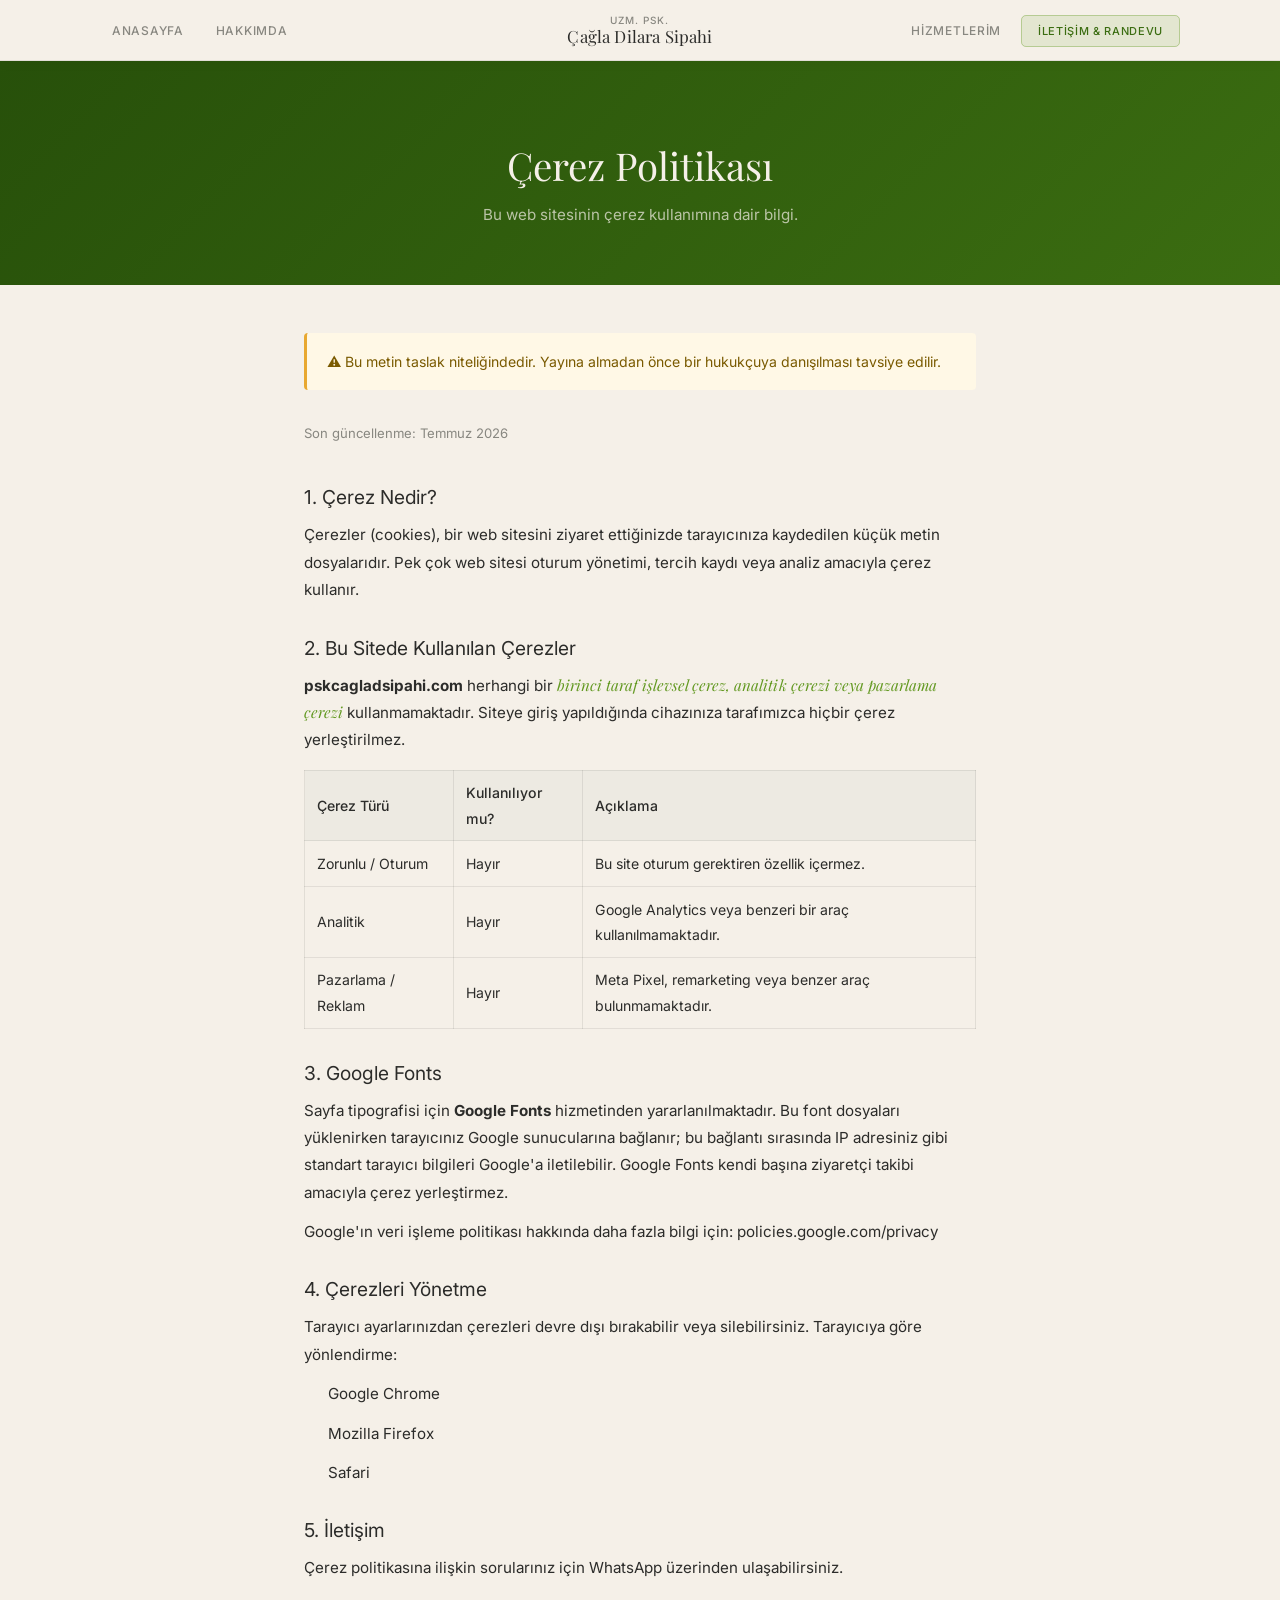
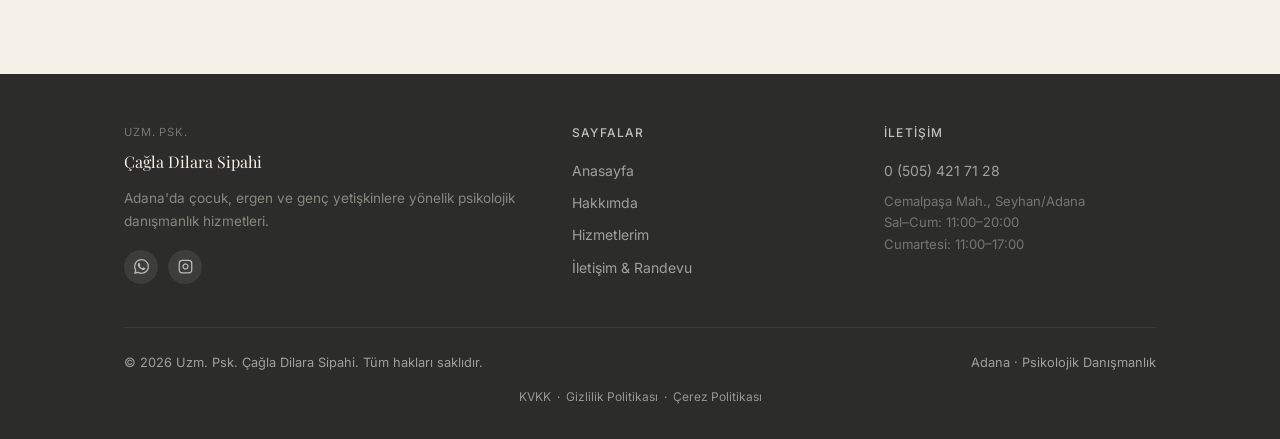
<file: cerez-politikasi.html>
<!DOCTYPE html>
<!-- ⚠️ Bu metin taslaktır. Yayına almadan önce hukuki inceleme gereklidir. -->
<html lang="tr">
<head>
  <meta charset="UTF-8">
  <meta name="viewport" content="width=device-width, initial-scale=1.0">
  <title>Çerez Politikası | Uzm. Psk. Çağla Dilara Sipahi</title>
  <meta name="description" content="Uzm. Psk. Çağla Dilara Sipahi web sitesi çerez politikası.">
  <meta name="robots" content="noindex">
  <link rel="preconnect" href="https://fonts.googleapis.com">
  <link rel="preconnect" href="https://fonts.gstatic.com" crossorigin>
  <link href="https://fonts.googleapis.com/css2?family=Playfair+Display:ital,wght@0,400;0,500;1,400&family=Inter:wght@300;400;500&display=swap" rel="stylesheet">
  <link rel="stylesheet" href="style.css?v=2">
  <link rel="canonical" href="https://pskcagladsipahi.com/cerez-politikasi">
  <meta property="og:type" content="website">
  <meta property="og:site_name" content="Uzm. Psk. Çağla Dilara Sipahi">
  <meta property="og:title" content="Çerez Politikası | Uzm. Psk. Çağla Dilara Sipahi">
  <meta property="og:url" content="https://pskcagladsipahi.com/cerez-politikasi">
  <meta property="og:locale" content="tr_TR">
  <style>
    .legal-content { max-width: 720px; margin: 0 auto; padding: 3rem 1.5rem 5rem; }
    .legal-content h1 { font-family: var(--font-serif); font-size: 2rem; color: var(--heading); margin-bottom: 0.5rem; }
    .legal-content .update-date { font-size: .82rem; color: var(--text-muted); margin-bottom: 2.5rem; }
    .legal-content h2 { font-family: var(--font-serif); font-size: 1.2rem; color: var(--heading); margin: 2rem 0 0.75rem; }
    .legal-content p, .legal-content li { font-size: .95rem; line-height: 1.8; color: var(--text); margin-bottom: .75rem; }
    .legal-content ul { padding-left: 1.5rem; }
    .legal-notice { background: #FFF8E6; border-left: 3px solid var(--accent); padding: 1rem 1.25rem; border-radius: 4px; margin-bottom: 2rem; font-size: .88rem; color: #7A5A00; }
    .cookie-table { width: 100%; border-collapse: collapse; margin: 1rem 0; font-size: .88rem; }
    .cookie-table th, .cookie-table td { padding: .6rem .75rem; border: 1px solid var(--border); text-align: left; }
    .cookie-table th { background: var(--bg-alt, #f5f0e8); font-weight: 500; color: var(--heading); }
  </style>
</head>
<body>

  <!-- NAVBAR -->
  <nav class="navbar navbar-inner">
    <div class="nav-inner">
      <ul class="nav-left">
        <li><a href="/">Anasayfa</a></li>
        <li><a href="/hakkimda">Hakkımda</a></li>
      </ul>
      <a href="/" class="navbar-brand">
        <span class="brand-label">Uzm. Psk.</span>
        <span class="brand-name">Çağla Dilara Sipahi</span>
      </a>
      <ul class="nav-right">
        <li><a href="/hizmetler" class="nav-link">Hizmetlerim</a></li>
        <li><a href="/iletisim" class="nav-link nav-cta">İletişim &amp; Randevu</a></li>
      </ul>
      <button class="hamburger" id="hamburger" aria-label="Menüyü aç/kapat">
        <span></span><span></span><span></span>
      </button>
    </div>
  </nav>

  <!-- Mobile nav -->
  <div class="nav-links-mobile" id="mobileNav">
    <a href="/">Anasayfa</a>
    <a href="/hakkimda">Hakkımda</a>
    <a href="/hizmetler">Hizmetlerim</a>
    <a href="/iletisim">İletişim &amp; Randevu</a>
  </div>

  <!-- PAGE BANNER -->
  <div class="page-banner">
    <div class="container">
      <h1>Çerez Politikası</h1>
      <p>Bu web sitesinin çerez kullanımına dair bilgi.</p>
    </div>
  </div>

  <!-- CONTENT -->
  <main>
    <div class="legal-content">
      <div class="legal-notice">
        ⚠️ Bu metin taslak niteliğindedir. Yayına almadan önce bir hukukçuya danışılması tavsiye edilir.
      </div>

      <p class="update-date">Son güncellenme: Temmuz 2026</p>

      <h2>1. Çerez Nedir?</h2>
      <p>
        Çerezler (cookies), bir web sitesini ziyaret ettiğinizde tarayıcınıza kaydedilen küçük metin
        dosyalarıdır. Pek çok web sitesi oturum yönetimi, tercih kaydı veya analiz amacıyla çerez kullanır.
      </p>

      <h2>2. Bu Sitede Kullanılan Çerezler</h2>
      <p>
        <strong>pskcagladsipahi.com</strong> herhangi bir <em>birinci taraf işlevsel çerez, analitik
        çerezi veya pazarlama çerezi</em> kullanmamaktadır. Siteye giriş yapıldığında cihazınıza
        tarafımızca hiçbir çerez yerleştirilmez.
      </p>

      <table class="cookie-table">
        <thead>
          <tr>
            <th>Çerez Türü</th>
            <th>Kullanılıyor mu?</th>
            <th>Açıklama</th>
          </tr>
        </thead>
        <tbody>
          <tr>
            <td>Zorunlu / Oturum</td>
            <td>Hayır</td>
            <td>Bu site oturum gerektiren özellik içermez.</td>
          </tr>
          <tr>
            <td>Analitik</td>
            <td>Hayır</td>
            <td>Google Analytics veya benzeri bir araç kullanılmamaktadır.</td>
          </tr>
          <tr>
            <td>Pazarlama / Reklam</td>
            <td>Hayır</td>
            <td>Meta Pixel, remarketing veya benzer araç bulunmamaktadır.</td>
          </tr>
        </tbody>
      </table>

      <h2>3. Google Fonts</h2>
      <p>
        Sayfa tipografisi için <strong>Google Fonts</strong> hizmetinden yararlanılmaktadır. Bu font dosyaları
        yüklenirken tarayıcınız Google sunucularına bağlanır; bu bağlantı sırasında IP adresiniz gibi
        standart tarayıcı bilgileri Google'a iletilebilir. Google Fonts kendi başına ziyaretçi takibi amacıyla
        çerez yerleştirmez.
      </p>
      <p>
        Google'ın veri işleme politikası hakkında daha fazla bilgi için:
        <a href="https://policies.google.com/privacy" target="_blank" rel="noopener noreferrer">policies.google.com/privacy</a>
      </p>

      <h2>4. Çerezleri Yönetme</h2>
      <p>
        Tarayıcı ayarlarınızdan çerezleri devre dışı bırakabilir veya silebilirsiniz.
        Tarayıcıya göre yönlendirme:
      </p>
      <ul>
        <li><a href="https://support.google.com/chrome/answer/95647" target="_blank" rel="noopener noreferrer">Google Chrome</a></li>
        <li><a href="https://support.mozilla.org/tr/kb/cerezler" target="_blank" rel="noopener noreferrer">Mozilla Firefox</a></li>
        <li><a href="https://support.apple.com/tr-tr/guide/safari/sfri11471/mac" target="_blank" rel="noopener noreferrer">Safari</a></li>
      </ul>

      <h2>5. İletişim</h2>
      <p>
        Çerez politikasına ilişkin sorularınız için
        <a href="https://wa.me/905054217128">WhatsApp</a> üzerinden ulaşabilirsiniz.
      </p>
    </div>
  </main>

  <!-- FOOTER -->
  <footer class="footer">
    <div class="container">
      <div class="footer-grid">
        <div class="footer-brand">
          <span class="brand-label">Uzm. Psk.</span>
          <div class="brand-name">Çağla Dilara Sipahi</div>
          <p>Adana'da çocuk, ergen ve genç yetişkinlere yönelik psikolojik danışmanlık hizmetleri.</p>
          <div class="footer-social">
            <a href="https://wa.me/905054217128" class="social-btn" target="_blank" rel="noopener" aria-label="WhatsApp">
              <svg width="15" height="15" viewBox="0 0 24 24" fill="currentColor"><path d="M17.472 14.382c-.297-.149-1.758-.867-2.03-.967-.273-.099-.471-.148-.67.15-.197.297-.767.966-.94 1.164-.173.199-.347.223-.644.075-.297-.15-1.255-.463-2.39-1.475-.883-.788-1.48-1.761-1.653-2.059-.173-.297-.018-.458.13-.606.134-.133.298-.347.446-.52.149-.174.198-.298.298-.497.099-.198.05-.371-.025-.52-.075-.149-.669-1.612-.916-2.207-.242-.579-.487-.5-.669-.51-.173-.008-.371-.01-.57-.01-.198 0-.52.074-.792.372-.272.297-1.04 1.016-1.04 2.479 0 1.462 1.065 2.875 1.213 3.074.149.198 2.096 3.2 5.077 4.487.709.306 1.262.489 1.694.625.712.227 1.36.195 1.871.118.571-.085 1.758-.719 2.006-1.413.248-.694.248-1.289.173-1.413-.074-.124-.272-.198-.57-.347m-5.421 7.403h-.004a9.87 9.87 0 0 1-5.031-1.378l-.361-.214-3.741.982.998-3.648-.235-.374a9.86 9.86 0 0 1-1.51-5.26c.001-5.45 4.436-9.884 9.888-9.884 2.64 0 5.122 1.03 6.988 2.898a9.825 9.825 0 0 1 2.893 6.994c-.003 5.45-4.437 9.884-9.885 9.884m8.413-18.297A11.815 11.815 0 0 0 12.05 0C5.495 0 .16 5.335.157 11.892c0 2.096.547 4.142 1.588 5.945L.057 24l6.305-1.654a11.882 11.882 0 0 0 5.683 1.448h.005c6.554 0 11.89-5.335 11.893-11.893a11.821 11.821 0 0 0-3.48-8.413z"/></svg>
            </a>
            <a href="https://www.instagram.com/uzm.psk.cagladsipahi/" class="social-btn" target="_blank" rel="noopener" aria-label="Instagram">
              <svg width="15" height="15" viewBox="0 0 24 24" fill="none" stroke="currentColor" stroke-width="2"><rect x="2" y="2" width="20" height="20" rx="5"/><path d="M16 11.37A4 4 0 1 1 12.63 8 4 4 0 0 1 16 11.37z"/><line x1="17.5" y1="6.5" x2="17.51" y2="6.5"/></svg>
            </a>
          </div>
        </div>
        <div>
          <h5>Sayfalar</h5>
          <ul>
            <li><a href="/">Anasayfa</a></li>
            <li><a href="/hakkimda">Hakkımda</a></li>
            <li><a href="/hizmetler">Hizmetlerim</a></li>
            <li><a href="/iletisim">İletişim &amp; Randevu</a></li>
          </ul>
        </div>
        <div>
          <h5>İletişim</h5>
          <ul>
            <li><a href="tel:+905054217128">0 (505) 421 71 28</a></li>
            <li style="color:rgba(255,255,255,.35); font-size:.82rem; margin-top:.5rem; line-height:1.65">
              Cemalpaşa Mah., Seyhan/Adana<br>
              Sal–Cum: 11:00–20:00<br>
              Cumartesi: 11:00–17:00
            </li>
          </ul>
        </div>
      </div>
      <div class="footer-bottom">
        <span>&copy; <span id="footer-year">2026</span> Uzm. Psk. Çağla Dilara Sipahi. Tüm hakları saklıdır.</span>
        <span>Adana · Psikolojik Danışmanlık</span>
      </div>
      <div style="text-align:center; padding-top:.75rem; font-size:.75rem;">
        <a href="/kvkk" style="color:rgba(255,255,255,.5); text-decoration:none;">KVKK</a>
        &nbsp;·&nbsp;
        <a href="/gizlilik-politikasi" style="color:rgba(255,255,255,.5); text-decoration:none;">Gizlilik Politikası</a>
        &nbsp;·&nbsp;
        <a href="/cerez-politikasi" style="color:rgba(255,255,255,.5); text-decoration:none;">Çerez Politikası</a>
      </div>
    </div>
  </footer>

  <script>
    const hamburger = document.getElementById('hamburger');
    const mobileNav = document.getElementById('mobileNav');
    hamburger.addEventListener('click', () => mobileNav.classList.toggle('open'));
    mobileNav.querySelectorAll('a').forEach(a => a.addEventListener('click', () => mobileNav.classList.remove('open')));
    document.getElementById('footer-year').textContent = new Date().getFullYear();
  </script>
</body>
</html>
</file>
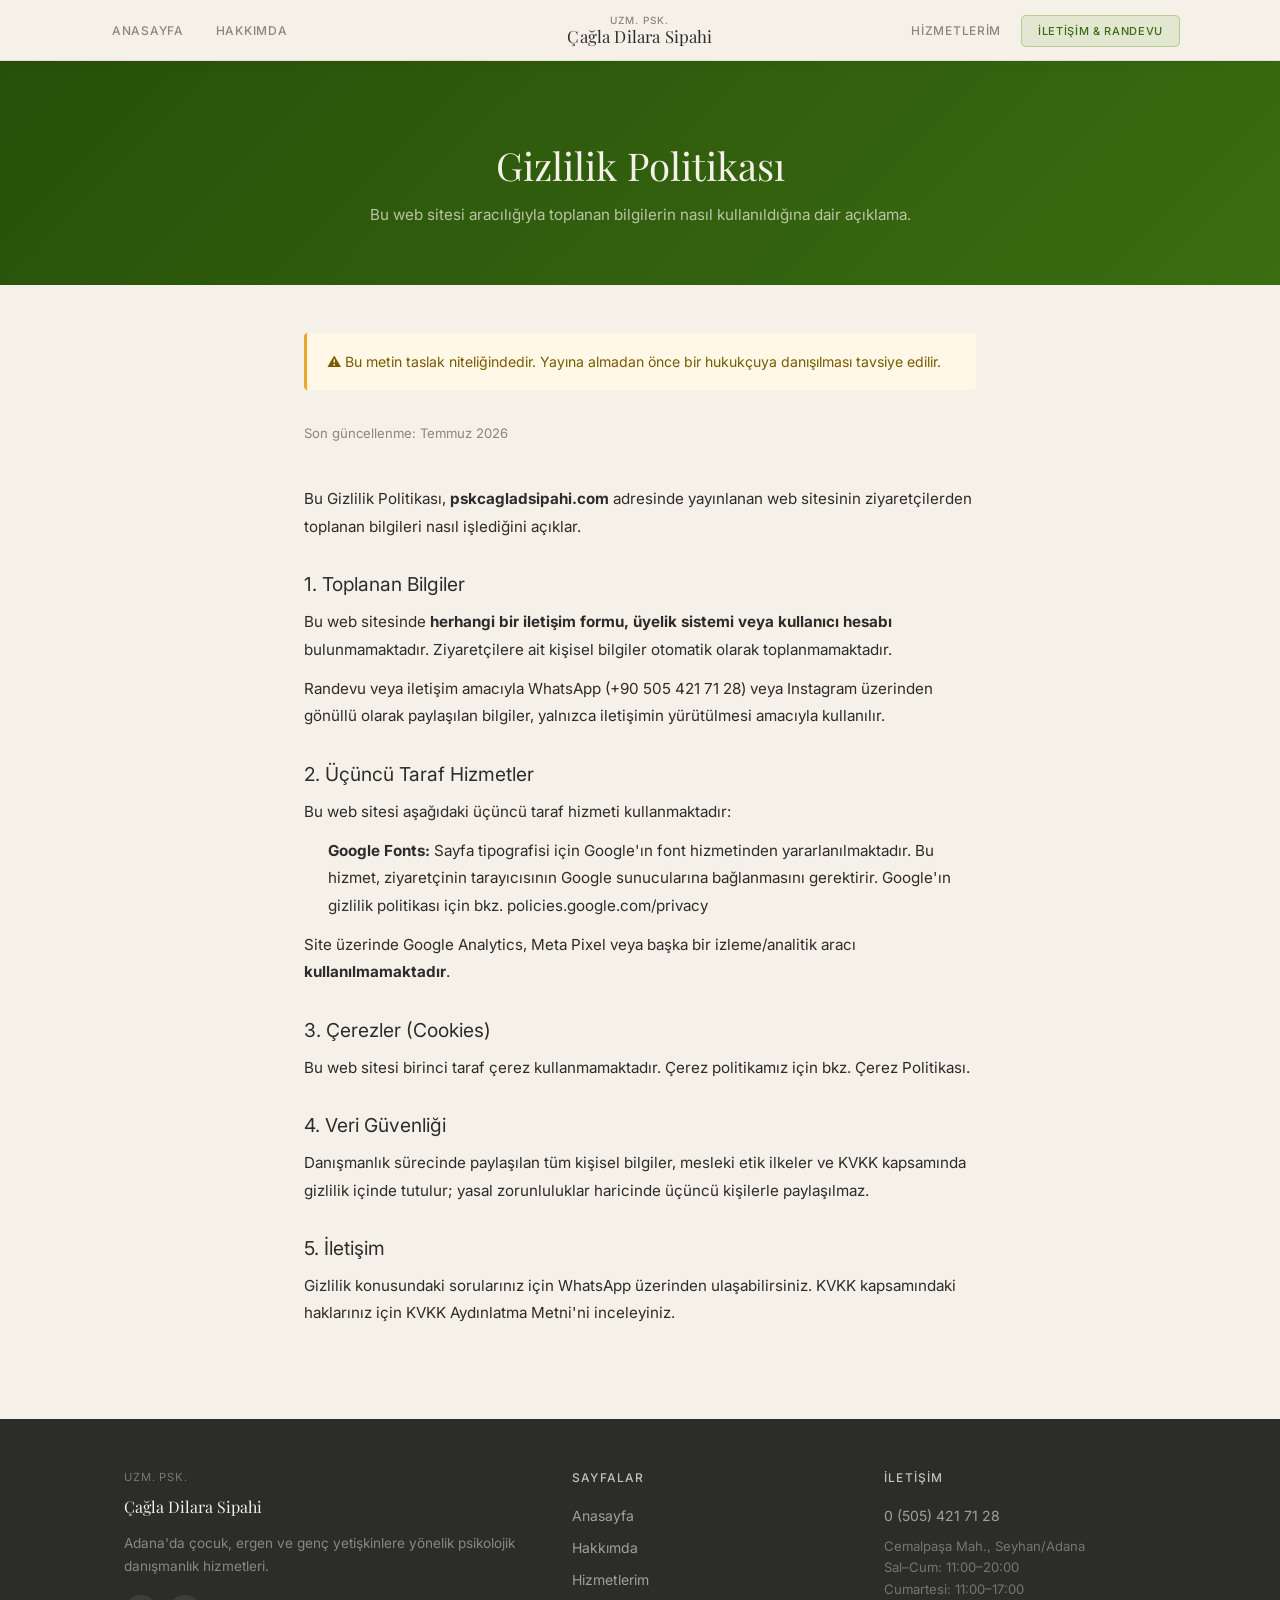
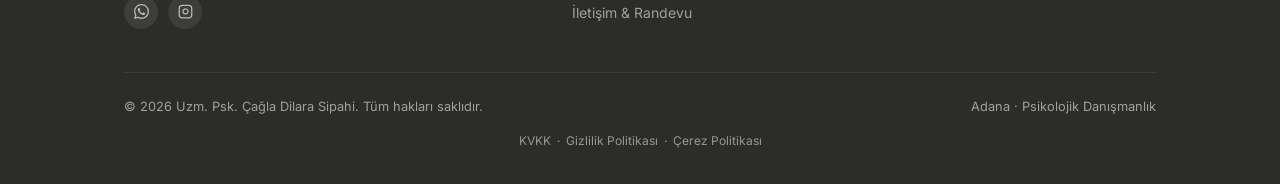
<file: gizlilik-politikasi.html>
<!DOCTYPE html>
<!-- ⚠️ Bu metin taslaktır. Yayına almadan önce hukuki inceleme gereklidir. -->
<html lang="tr">
<head>
  <meta charset="UTF-8">
  <meta name="viewport" content="width=device-width, initial-scale=1.0">
  <title>Gizlilik Politikası | Uzm. Psk. Çağla Dilara Sipahi</title>
  <meta name="description" content="Uzm. Psk. Çağla Dilara Sipahi web sitesi gizlilik politikası.">
  <meta name="robots" content="noindex">
  <link rel="preconnect" href="https://fonts.googleapis.com">
  <link rel="preconnect" href="https://fonts.gstatic.com" crossorigin>
  <link href="https://fonts.googleapis.com/css2?family=Playfair+Display:ital,wght@0,400;0,500;1,400&family=Inter:wght@300;400;500&display=swap" rel="stylesheet">
  <link rel="stylesheet" href="style.css?v=2">
  <link rel="canonical" href="https://pskcagladsipahi.com/gizlilik-politikasi">
  <meta property="og:type" content="website">
  <meta property="og:site_name" content="Uzm. Psk. Çağla Dilara Sipahi">
  <meta property="og:title" content="Gizlilik Politikası | Uzm. Psk. Çağla Dilara Sipahi">
  <meta property="og:url" content="https://pskcagladsipahi.com/gizlilik-politikasi">
  <meta property="og:locale" content="tr_TR">
  <style>
    .legal-content { max-width: 720px; margin: 0 auto; padding: 3rem 1.5rem 5rem; }
    .legal-content h1 { font-family: var(--font-serif); font-size: 2rem; color: var(--heading); margin-bottom: 0.5rem; }
    .legal-content .update-date { font-size: .82rem; color: var(--text-muted); margin-bottom: 2.5rem; }
    .legal-content h2 { font-family: var(--font-serif); font-size: 1.2rem; color: var(--heading); margin: 2rem 0 0.75rem; }
    .legal-content p, .legal-content li { font-size: .95rem; line-height: 1.8; color: var(--text); margin-bottom: .75rem; }
    .legal-content ul { padding-left: 1.5rem; }
    .legal-notice { background: #FFF8E6; border-left: 3px solid var(--accent); padding: 1rem 1.25rem; border-radius: 4px; margin-bottom: 2rem; font-size: .88rem; color: #7A5A00; }
  </style>
</head>
<body>

  <!-- NAVBAR -->
  <nav class="navbar navbar-inner">
    <div class="nav-inner">
      <ul class="nav-left">
        <li><a href="/">Anasayfa</a></li>
        <li><a href="/hakkimda">Hakkımda</a></li>
      </ul>
      <a href="/" class="navbar-brand">
        <span class="brand-label">Uzm. Psk.</span>
        <span class="brand-name">Çağla Dilara Sipahi</span>
      </a>
      <ul class="nav-right">
        <li><a href="/hizmetler" class="nav-link">Hizmetlerim</a></li>
        <li><a href="/iletisim" class="nav-link nav-cta">İletişim &amp; Randevu</a></li>
      </ul>
      <button class="hamburger" id="hamburger" aria-label="Menüyü aç/kapat">
        <span></span><span></span><span></span>
      </button>
    </div>
  </nav>

  <!-- Mobile nav -->
  <div class="nav-links-mobile" id="mobileNav">
    <a href="/">Anasayfa</a>
    <a href="/hakkimda">Hakkımda</a>
    <a href="/hizmetler">Hizmetlerim</a>
    <a href="/iletisim">İletişim &amp; Randevu</a>
  </div>

  <!-- PAGE BANNER -->
  <div class="page-banner">
    <div class="container">
      <h1>Gizlilik Politikası</h1>
      <p>Bu web sitesi aracılığıyla toplanan bilgilerin nasıl kullanıldığına dair açıklama.</p>
    </div>
  </div>

  <!-- CONTENT -->
  <main>
    <div class="legal-content">
      <div class="legal-notice">
        ⚠️ Bu metin taslak niteliğindedir. Yayına almadan önce bir hukukçuya danışılması tavsiye edilir.
      </div>

      <p class="update-date">Son güncellenme: Temmuz 2026</p>

      <p>
        Bu Gizlilik Politikası, <strong>pskcagladsipahi.com</strong> adresinde yayınlanan web sitesinin
        ziyaretçilerden toplanan bilgileri nasıl işlediğini açıklar.
      </p>

      <h2>1. Toplanan Bilgiler</h2>
      <p>
        Bu web sitesinde <strong>herhangi bir iletişim formu, üyelik sistemi veya kullanıcı hesabı</strong>
        bulunmamaktadır. Ziyaretçilere ait kişisel bilgiler otomatik olarak toplanmamaktadır.
      </p>
      <p>
        Randevu veya iletişim amacıyla WhatsApp (+90 505 421 71 28) veya Instagram üzerinden gönüllü
        olarak paylaşılan bilgiler, yalnızca iletişimin yürütülmesi amacıyla kullanılır.
      </p>

      <h2>2. Üçüncü Taraf Hizmetler</h2>
      <p>Bu web sitesi aşağıdaki üçüncü taraf hizmeti kullanmaktadır:</p>
      <ul>
        <li>
          <strong>Google Fonts:</strong> Sayfa tipografisi için Google'ın font hizmetinden yararlanılmaktadır.
          Bu hizmet, ziyaretçinin tarayıcısının Google sunucularına bağlanmasını gerektirir.
          Google'ın gizlilik politikası için bkz.
          <a href="https://policies.google.com/privacy" target="_blank" rel="noopener noreferrer">policies.google.com/privacy</a>
        </li>
      </ul>
      <p>
        Site üzerinde Google Analytics, Meta Pixel veya başka bir izleme/analitik aracı
        <strong>kullanılmamaktadır</strong>.
      </p>

      <h2>3. Çerezler (Cookies)</h2>
      <p>
        Bu web sitesi birinci taraf çerez kullanmamaktadır. Çerez politikamız için bkz.
        <a href="/cerez-politikasi">Çerez Politikası</a>.
      </p>

      <h2>4. Veri Güvenliği</h2>
      <p>
        Danışmanlık sürecinde paylaşılan tüm kişisel bilgiler, mesleki etik ilkeler ve KVKK kapsamında
        gizlilik içinde tutulur; yasal zorunluluklar haricinde üçüncü kişilerle paylaşılmaz.
      </p>

      <h2>5. İletişim</h2>
      <p>
        Gizlilik konusundaki sorularınız için
        <a href="https://wa.me/905054217128">WhatsApp</a> üzerinden ulaşabilirsiniz.
        KVKK kapsamındaki haklarınız için <a href="/kvkk">KVKK Aydınlatma Metni</a>'ni inceleyiniz.
      </p>
    </div>
  </main>

  <!-- FOOTER -->
  <footer class="footer">
    <div class="container">
      <div class="footer-grid">
        <div class="footer-brand">
          <span class="brand-label">Uzm. Psk.</span>
          <div class="brand-name">Çağla Dilara Sipahi</div>
          <p>Adana'da çocuk, ergen ve genç yetişkinlere yönelik psikolojik danışmanlık hizmetleri.</p>
          <div class="footer-social">
            <a href="https://wa.me/905054217128" class="social-btn" target="_blank" rel="noopener" aria-label="WhatsApp">
              <svg width="15" height="15" viewBox="0 0 24 24" fill="currentColor"><path d="M17.472 14.382c-.297-.149-1.758-.867-2.03-.967-.273-.099-.471-.148-.67.15-.197.297-.767.966-.94 1.164-.173.199-.347.223-.644.075-.297-.15-1.255-.463-2.39-1.475-.883-.788-1.48-1.761-1.653-2.059-.173-.297-.018-.458.13-.606.134-.133.298-.347.446-.52.149-.174.198-.298.298-.497.099-.198.05-.371-.025-.52-.075-.149-.669-1.612-.916-2.207-.242-.579-.487-.5-.669-.51-.173-.008-.371-.01-.57-.01-.198 0-.52.074-.792.372-.272.297-1.04 1.016-1.04 2.479 0 1.462 1.065 2.875 1.213 3.074.149.198 2.096 3.2 5.077 4.487.709.306 1.262.489 1.694.625.712.227 1.36.195 1.871.118.571-.085 1.758-.719 2.006-1.413.248-.694.248-1.289.173-1.413-.074-.124-.272-.198-.57-.347m-5.421 7.403h-.004a9.87 9.87 0 0 1-5.031-1.378l-.361-.214-3.741.982.998-3.648-.235-.374a9.86 9.86 0 0 1-1.51-5.26c.001-5.45 4.436-9.884 9.888-9.884 2.64 0 5.122 1.03 6.988 2.898a9.825 9.825 0 0 1 2.893 6.994c-.003 5.45-4.437 9.884-9.885 9.884m8.413-18.297A11.815 11.815 0 0 0 12.05 0C5.495 0 .16 5.335.157 11.892c0 2.096.547 4.142 1.588 5.945L.057 24l6.305-1.654a11.882 11.882 0 0 0 5.683 1.448h.005c6.554 0 11.89-5.335 11.893-11.893a11.821 11.821 0 0 0-3.48-8.413z"/></svg>
            </a>
            <a href="https://www.instagram.com/uzm.psk.cagladsipahi/" class="social-btn" target="_blank" rel="noopener" aria-label="Instagram">
              <svg width="15" height="15" viewBox="0 0 24 24" fill="none" stroke="currentColor" stroke-width="2"><rect x="2" y="2" width="20" height="20" rx="5"/><path d="M16 11.37A4 4 0 1 1 12.63 8 4 4 0 0 1 16 11.37z"/><line x1="17.5" y1="6.5" x2="17.51" y2="6.5"/></svg>
            </a>
          </div>
        </div>
        <div>
          <h5>Sayfalar</h5>
          <ul>
            <li><a href="/">Anasayfa</a></li>
            <li><a href="/hakkimda">Hakkımda</a></li>
            <li><a href="/hizmetler">Hizmetlerim</a></li>
            <li><a href="/iletisim">İletişim &amp; Randevu</a></li>
          </ul>
        </div>
        <div>
          <h5>İletişim</h5>
          <ul>
            <li><a href="tel:+905054217128">0 (505) 421 71 28</a></li>
            <li style="color:rgba(255,255,255,.35); font-size:.82rem; margin-top:.5rem; line-height:1.65">
              Cemalpaşa Mah., Seyhan/Adana<br>
              Sal–Cum: 11:00–20:00<br>
              Cumartesi: 11:00–17:00
            </li>
          </ul>
        </div>
      </div>
      <div class="footer-bottom">
        <span>&copy; <span id="footer-year">2026</span> Uzm. Psk. Çağla Dilara Sipahi. Tüm hakları saklıdır.</span>
        <span>Adana · Psikolojik Danışmanlık</span>
      </div>
      <div style="text-align:center; padding-top:.75rem; font-size:.75rem;">
        <a href="/kvkk" style="color:rgba(255,255,255,.5); text-decoration:none;">KVKK</a>
        &nbsp;·&nbsp;
        <a href="/gizlilik-politikasi" style="color:rgba(255,255,255,.5); text-decoration:none;">Gizlilik Politikası</a>
        &nbsp;·&nbsp;
        <a href="/cerez-politikasi" style="color:rgba(255,255,255,.5); text-decoration:none;">Çerez Politikası</a>
      </div>
    </div>
  </footer>

  <script>
    const hamburger = document.getElementById('hamburger');
    const mobileNav = document.getElementById('mobileNav');
    hamburger.addEventListener('click', () => mobileNav.classList.toggle('open'));
    mobileNav.querySelectorAll('a').forEach(a => a.addEventListener('click', () => mobileNav.classList.remove('open')));
    document.getElementById('footer-year').textContent = new Date().getFullYear();
  </script>
</body>
</html>
</file>
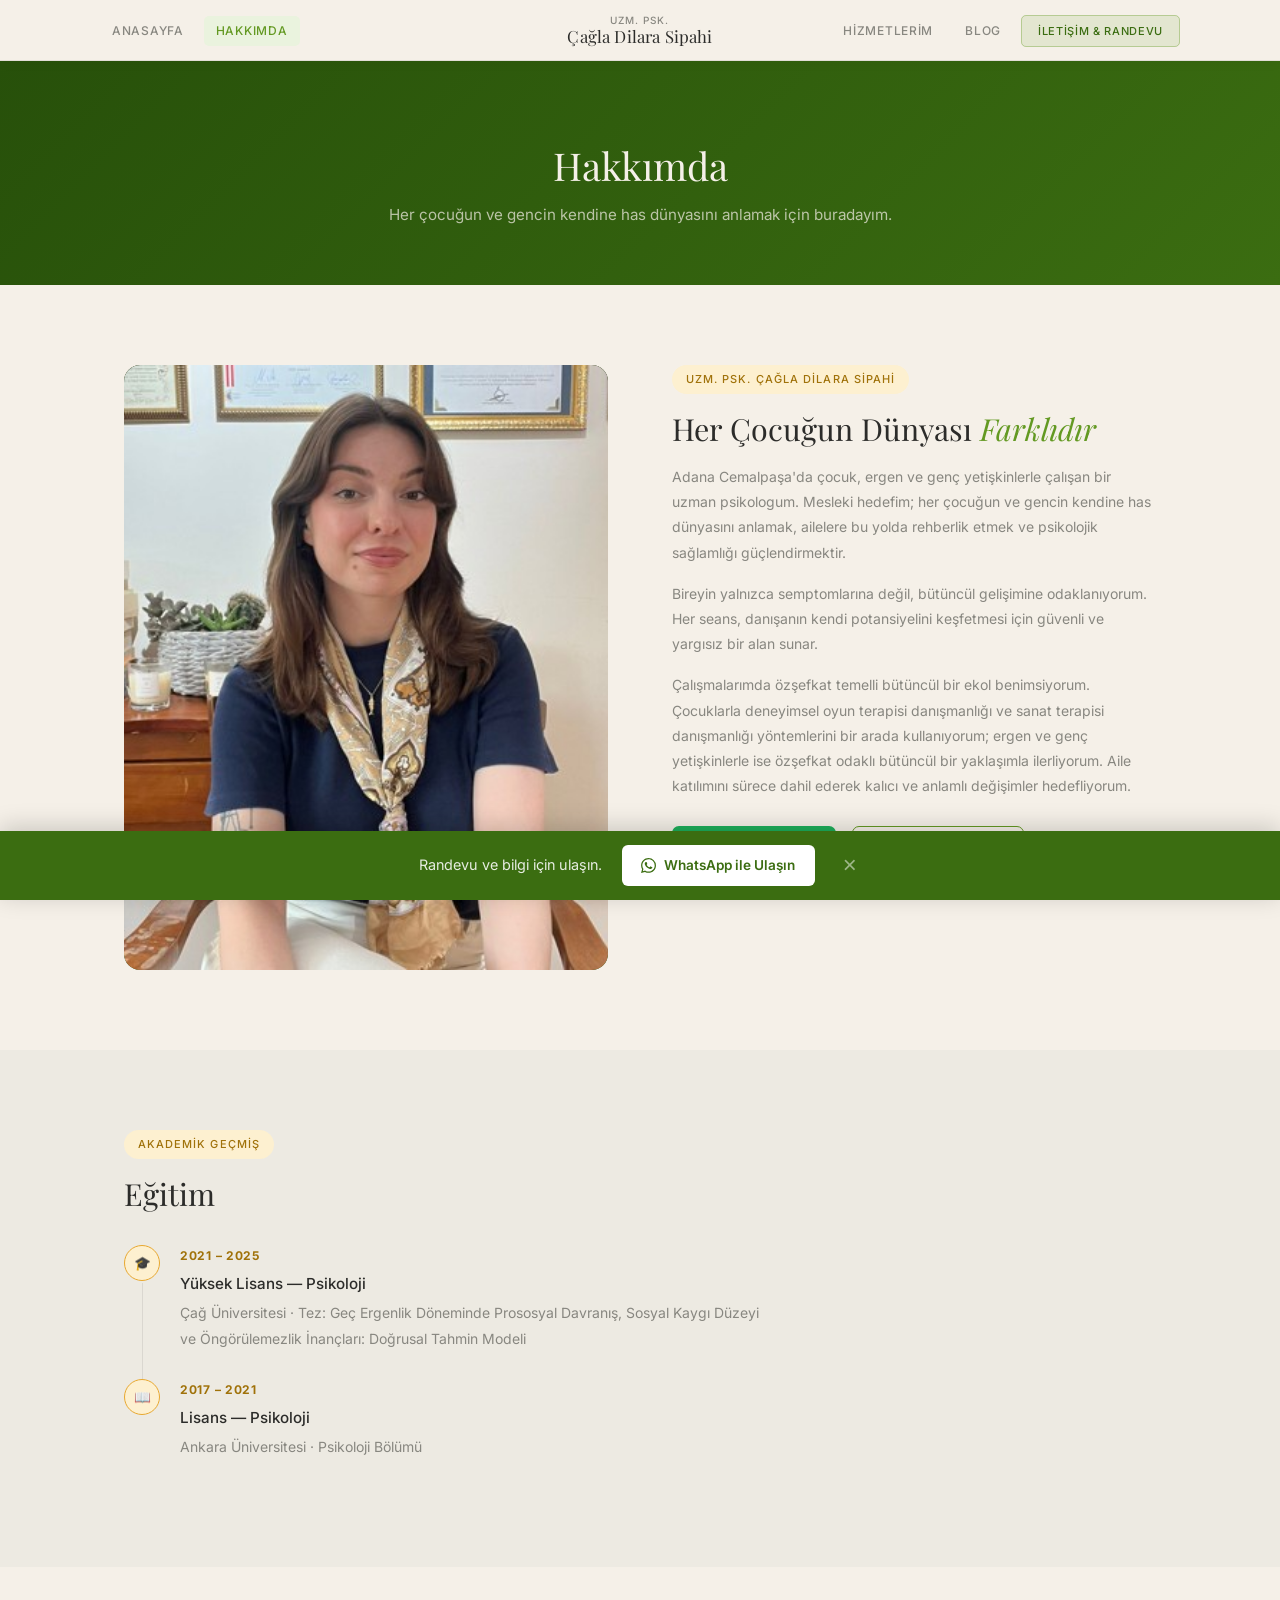
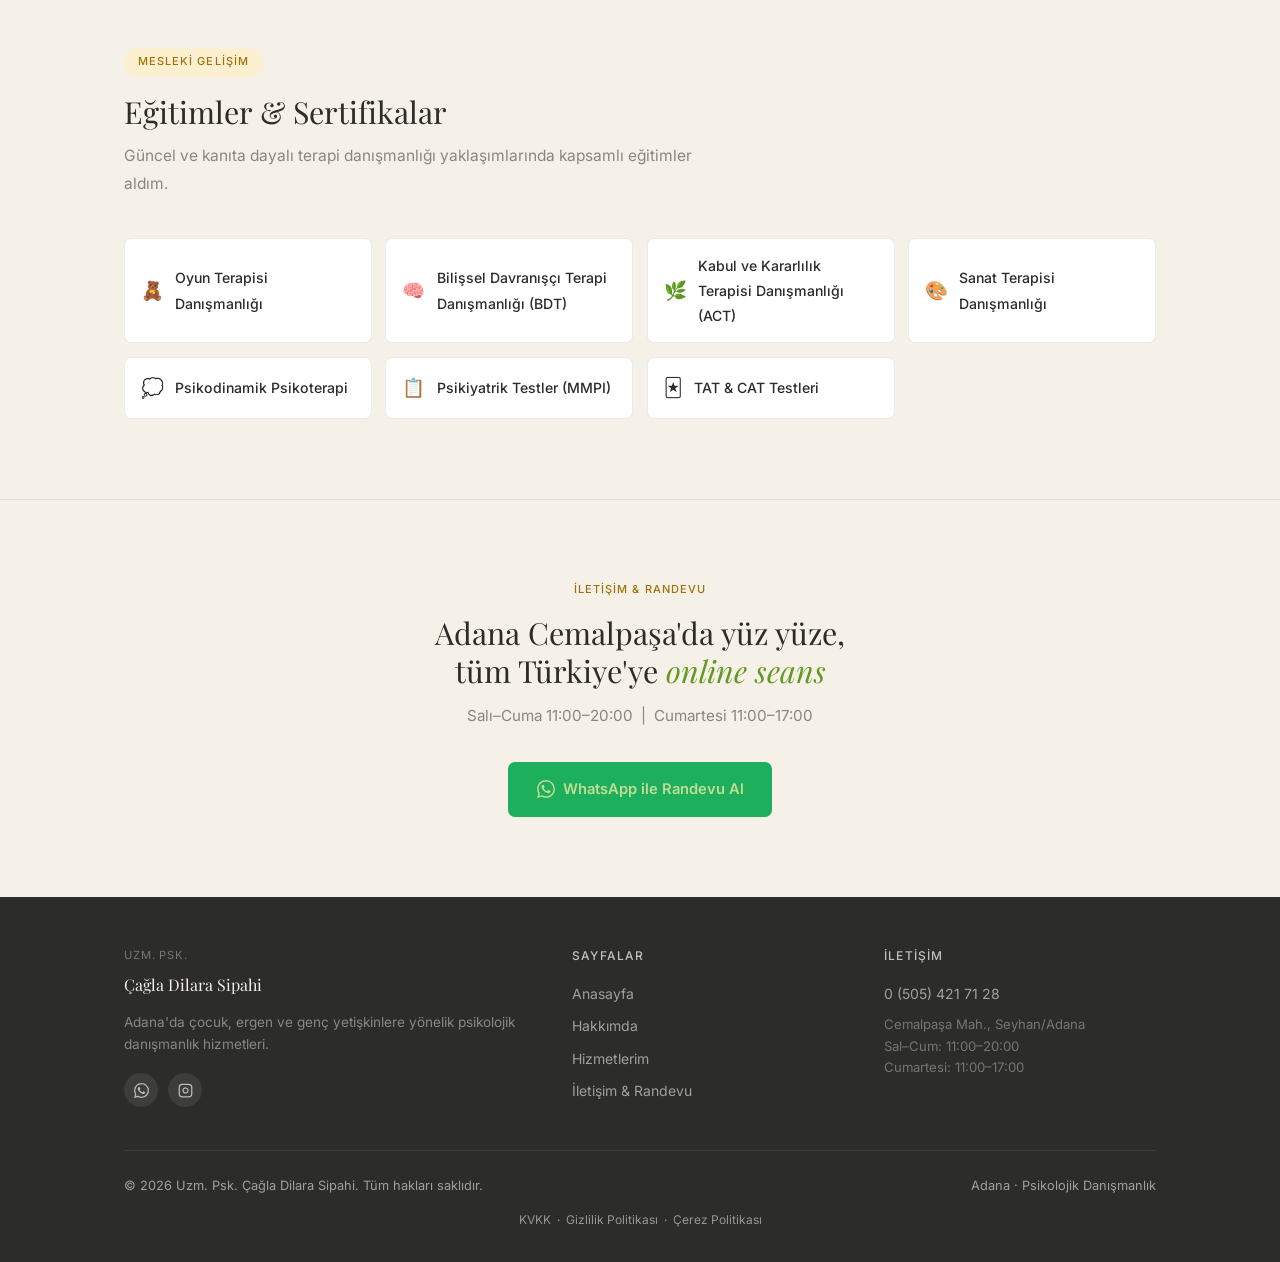
<file: hakkimda.html>
<!DOCTYPE html>
<html lang="tr">
<head>
  <meta charset="UTF-8">
  <meta name="viewport" content="width=device-width, initial-scale=1.0">
  <title>Hakkımda | Uzm. Psk. Çağla Dilara Sipahi — Adana Psikolog</title>
  <meta name="description" content="Uzm. Psk. Çağla Dilara Sipahi — Adana'da çocuk ve ergen psikoloğu. Oyun terapisi danışmanlığı, özşefkat odaklı bütüncül yaklaşım. Eğitim ve uzmanlık bilgileri.">
  <link rel="preconnect" href="https://fonts.googleapis.com">
  <link rel="preconnect" href="https://fonts.gstatic.com" crossorigin>
  <link href="https://fonts.googleapis.com/css2?family=Playfair+Display:ital,wght@0,400;0,500;1,400&family=Inter:wght@300;400;500&display=swap" rel="stylesheet">
  <link rel="stylesheet" href="style.css?v=2">
  <link rel="canonical" href="https://pskcagladsipahi.com/hakkimda">
  <meta property="og:type" content="website">
  <meta property="og:site_name" content="Uzm. Psk. Çağla Dilara Sipahi">
  <meta property="og:title" content="Hakkımda | Uzm. Psk. Çağla Dilara Sipahi — Adana Psikolog">
  <meta property="og:description" content="Uzm. Psk. Çağla Dilara Sipahi — Adana'da çocuk ve ergen psikoloğu. Oyun terapisi danışmanlığı, özşefkat odaklı bütüncül yaklaşım.">
  <meta property="og:url" content="https://pskcagladsipahi.com/hakkimda">
  <meta property="og:image" content="https://pskcagladsipahi.com/adana-psikolog-ofis.jpg">
  <meta property="og:image:width" content="1200">
  <meta property="og:image:height" content="800">
  <meta property="og:image:alt" content="Uzm. Psk. Çağla Dilara Sipahi — Adana Çocuk ve Ergen Psikolog Ofisi">
  <meta name="twitter:card" content="summary_large_image">
  <meta property="og:locale" content="tr_TR">
  <script type="application/ld+json">
  {
    "@context": "https://schema.org",
    "@type": "Psychologist",
    "name": "Uzm. Psk. Çağla Dilara Sipahi",
    "url": "https://pskcagladsipahi.com",
    "telephone": "+905054217128",
    "image": "https://pskcagladsipahi.com/adana-psikolog-ofis.jpg",
    "address": {
      "@type": "PostalAddress",
      "streetAddress": "Cemalpaşa Mahallesi, Cevat Yurdakul Caddesi, Atabey Apartmanı Kat:2 Daire:3",
      "addressLocality": "Seyhan",
      "addressRegion": "Adana",
      "postalCode": "01110",
      "addressCountry": "TR"
    },
    "openingHoursSpecification": [
      {
        "@type": "OpeningHoursSpecification",
        "dayOfWeek": ["Tuesday", "Wednesday", "Thursday", "Friday"],
        "opens": "11:00",
        "closes": "20:00"
      },
      {
        "@type": "OpeningHoursSpecification",
        "dayOfWeek": ["Saturday"],
        "opens": "11:00",
        "closes": "17:00"
      }
    ],
    "availableLanguage": ["tr", "en"],
    "areaServed": [
      {"@type": "City", "name": "Adana"},
      {"@type": "Country", "name": "Türkiye"}
    ],
    "sameAs": [
      "https://www.instagram.com/uzm.psk.cagladsipahi/",
      "https://share.google/SsBvMkMxXAegFA1E4"
    ]
  }
  </script>
  <script type="application/ld+json">
  {
    "@context": "https://schema.org",
    "@type": "Person",
    "name": "Çağla Dilara Sipahi",
    "jobTitle": "Uzman Psikolog",
    "url": "https://pskcagladsipahi.com/hakkimda",
    "worksFor": {
      "@type": "Psychologist",
      "name": "Uzm. Psk. Çağla Dilara Sipahi",
      "url": "https://pskcagladsipahi.com"
    },
    "alumniOf": [
      {
        "@type": "CollegeOrUniversity",
        "name": "Çağ Üniversitesi",
        "department": "Psikoloji Yüksek Lisans (2021–2025)"
      },
      {
        "@type": "CollegeOrUniversity",
        "name": "Ankara Üniversitesi",
        "department": "Psikoloji Lisans (2017–2021)"
      }
    ],
    "knowsAbout": [
      "Oyun terapisi",
      "Çocuk psikolojisi",
      "Ergen psikolojisi",
      "Sınav kaygısı",
      "Bilişsel davranışçı terapi",
      "Kabul ve kararlılık terapisi",
      "Sanat terapisi"
    ],
    "sameAs": [
      "https://www.instagram.com/uzm.psk.cagladsipahi/",
      "https://share.google/SsBvMkMxXAegFA1E4"
    ]
  }
  </script>
  <script type="application/ld+json">
  {
    "@context": "https://schema.org",
    "@type": "BreadcrumbList",
    "itemListElement": [
      {"@type": "ListItem", "position": 1, "name": "Ana Sayfa", "item": "https://pskcagladsipahi.com/"},
      {"@type": "ListItem", "position": 2, "name": "Hakkımda", "item": "https://pskcagladsipahi.com/hakkimda"}
    ]
  }
  </script>
</head>
<body>

  <!-- NAVBAR -->
  <nav class="navbar navbar-inner">
    <div class="nav-inner">
      <ul class="nav-left">
        <li><a href="/">Anasayfa</a></li>
        <li><a href="/hakkimda" class="active">Hakkımda</a></li>
      </ul>
      <a href="/" class="navbar-brand">
        <span class="brand-label">Uzm. Psk.</span>
        <span class="brand-name">Çağla Dilara Sipahi</span>
      </a>
      <ul class="nav-right">
        <li><a href="/hizmetler" class="nav-link">Hizmetlerim</a></li>
        <li><a href="/blog" class="nav-link">Blog</a></li>
        <li><a href="/iletisim" class="nav-link nav-cta">İletişim &amp; Randevu</a></li>
      </ul>
      <button class="hamburger" id="hamburger" aria-label="Menüyü aç/kapat">
        <span></span><span></span><span></span>
      </button>
    </div>
  </nav>

  <!-- Mobile nav -->
  <div class="nav-links-mobile" id="mobileNav">
    <a href="/">Anasayfa</a>
    <a href="/hakkimda">Hakkımda</a>
    <a href="/hizmetler">Hizmetlerim</a>
    <a href="/blog">Blog</a>
    <a href="/iletisim">İletişim &amp; Randevu</a>
  </div>

  <!-- PAGE BANNER -->
  <div class="page-banner">
    <div class="container">
      <h1>Hakkımda</h1>
      <p>Her çocuğun ve gencin kendine has dünyasını anlamak için buradayım.</p>
    </div>
  </div>

  <!-- ABOUT INTRO -->
  <section class="section">
    <div class="container">
      <div class="about-intro">
        <div class="about-photo">
          <img src="cagladsipahi-profil.jpg" alt="Uzm. Psk. Çağla Dilara Sipahi" width="500" height="625" loading="eager">
        </div>
        <div class="about-text reveal">
          <span class="section-tag">Uzm. Psk. Çağla Dilara Sipahi</span>
          <h2>Her Çocuğun Dünyası <em>Farklıdır</em></h2>
          <p>
            Adana Cemalpaşa'da çocuk, ergen ve genç yetişkinlerle çalışan bir uzman psikologum.
            Mesleki hedefim; her çocuğun ve gencin kendine has dünyasını anlamak, ailelere bu yolda
            rehberlik etmek ve psikolojik sağlamlığı güçlendirmektir.
          </p>
          <p>
            Bireyin yalnızca semptomlarına değil, bütüncül gelişimine odaklanıyorum. Her seans,
            danışanın kendi potansiyelini keşfetmesi için güvenli ve yargısız bir alan sunar.
          </p>
          <p>
            Çalışmalarımda özşefkat temelli bütüncül bir ekol benimsiyorum. Çocuklarla deneyimsel oyun terapisi
            danışmanlığı ve sanat terapisi danışmanlığı yöntemlerini bir arada kullanıyorum; ergen ve genç yetişkinlerle
            ise özşefkat odaklı bütüncül bir yaklaşımla ilerliyorum. Aile katılımını sürece dahil ederek kalıcı ve anlamlı değişimler hedefliyorum.
          </p>
          <div style="margin-top:1.75rem; display:flex; gap:1rem; flex-wrap:wrap;">
            <a href="https://wa.me/905054217128" class="btn btn-whatsapp" target="_blank" rel="noopener">
              <svg width="16" height="16" viewBox="0 0 24 24" fill="currentColor"><path d="M17.472 14.382c-.297-.149-1.758-.867-2.03-.967-.273-.099-.471-.148-.67.15-.197.297-.767.966-.94 1.164-.173.199-.347.223-.644.075-.297-.15-1.255-.463-2.39-1.475-.883-.788-1.48-1.761-1.653-2.059-.173-.297-.018-.458.13-.606.134-.133.298-.347.446-.52.149-.174.198-.298.298-.497.099-.198.05-.371-.025-.52-.075-.149-.669-1.612-.916-2.207-.242-.579-.487-.5-.669-.51-.173-.008-.371-.01-.57-.01-.198 0-.52.074-.792.372-.272.297-1.04 1.016-1.04 2.479 0 1.462 1.065 2.875 1.213 3.074.149.198 2.096 3.2 5.077 4.487.709.306 1.262.489 1.694.625.712.227 1.36.195 1.871.118.571-.085 1.758-.719 2.006-1.413.248-.694.248-1.289.173-1.413-.074-.124-.272-.198-.57-.347m-5.421 7.403h-.004a9.87 9.87 0 0 1-5.031-1.378l-.361-.214-3.741.982.998-3.648-.235-.374a9.86 9.86 0 0 1-1.51-5.26c.001-5.45 4.436-9.884 9.888-9.884 2.64 0 5.122 1.03 6.988 2.898a9.825 9.825 0 0 1 2.893 6.994c-.003 5.45-4.437 9.884-9.885 9.884m8.413-18.297A11.815 11.815 0 0 0 12.05 0C5.495 0 .16 5.335.157 11.892c0 2.096.547 4.142 1.588 5.945L.057 24l6.305-1.654a11.882 11.882 0 0 0 5.683 1.448h.005c6.554 0 11.89-5.335 11.893-11.893a11.821 11.821 0 0 0-3.48-8.413z"/></svg>
              Randevu Al
            </a>
            <a href="/hizmetler" class="btn btn-outline">Hizmetlerime Bak</a>
          </div>
        </div>
      </div>
    </div>
  </section>

  <!-- EDUCATION -->
  <section class="section section-alt">
    <div class="container">
      <span class="section-tag">Akademik Geçmiş</span>
      <h2 class="section-title">Eğitim</h2>
      <div class="edu-timeline reveal" style="max-width:640px; margin-top:2rem;">
        <div class="edu-item">
          <div class="edu-dot" aria-hidden="true">🎓</div>
          <div>
            <div class="edu-year">2021 – 2025</div>
            <div class="edu-title">Yüksek Lisans — Psikoloji</div>
            <p class="edu-sub">Çağ Üniversitesi · Tez: Geç Ergenlik Döneminde Prososyal Davranış, Sosyal Kaygı Düzeyi ve Öngörülemezlik İnançları: Doğrusal Tahmin Modeli</p>
          </div>
        </div>
        <div class="edu-item">
          <div class="edu-dot" aria-hidden="true">📖</div>
          <div>
            <div class="edu-year">2017 – 2021</div>
            <div class="edu-title">Lisans — Psikoloji</div>
            <p class="edu-sub">Ankara Üniversitesi · Psikoloji Bölümü</p>
          </div>
        </div>
      </div>
    </div>
  </section>

  <!-- TRAININGS -->
  <section class="section">
    <div class="container">
      <span class="section-tag">Mesleki Gelişim</span>
      <h2 class="section-title">Eğitimler &amp; Sertifikalar</h2>
      <p class="section-lead">Güncel ve kanıta dayalı terapi danışmanlığı yaklaşımlarında kapsamlı eğitimler aldım.</p>
      <div class="trainings-grid reveal">
        <div class="training-pill"><span aria-hidden="true">🧸</span> Oyun Terapisi Danışmanlığı</div>
        <div class="training-pill"><span aria-hidden="true">🧠</span> Bilişsel Davranışçı Terapi Danışmanlığı (BDT)</div>
        <div class="training-pill"><span aria-hidden="true">🌿</span> Kabul ve Kararlılık Terapisi Danışmanlığı (ACT)</div>
        <div class="training-pill"><span aria-hidden="true">🎨</span> Sanat Terapisi Danışmanlığı</div>
        <div class="training-pill"><span aria-hidden="true">💭</span> Psikodinamik Psikoterapi</div>
        <div class="training-pill"><span aria-hidden="true">📋</span> Psikiyatrik Testler (MMPI)</div>
        <div class="training-pill"><span aria-hidden="true">🃏</span> TAT &amp; CAT Testleri</div>
      </div>
    </div>
  </section>

  <!-- CTA BANNER -->
  <section class="cta-banner">
    <div class="container">
      <span class="eyebrow">İletişim &amp; Randevu</span>
      <h2>Adana Cemalpaşa'da yüz yüze,<br>tüm Türkiye'ye <em>online seans</em></h2>
      <p>Salı–Cuma 11:00–20:00 &nbsp;|&nbsp; Cumartesi 11:00–17:00</p>
      <div class="cta-actions">
        <a href="https://wa.me/905054217128" class="btn btn-whatsapp" target="_blank" rel="noopener">
          <svg width="18" height="18" viewBox="0 0 24 24" fill="currentColor"><path d="M17.472 14.382c-.297-.149-1.758-.867-2.03-.967-.273-.099-.471-.148-.67.15-.197.297-.767.966-.94 1.164-.173.199-.347.223-.644.075-.297-.15-1.255-.463-2.39-1.475-.883-.788-1.48-1.761-1.653-2.059-.173-.297-.018-.458.13-.606.134-.133.298-.347.446-.52.149-.174.198-.298.298-.497.099-.198.05-.371-.025-.52-.075-.149-.669-1.612-.916-2.207-.242-.579-.487-.5-.669-.51-.173-.008-.371-.01-.57-.01-.198 0-.52.074-.792.372-.272.297-1.04 1.016-1.04 2.479 0 1.462 1.065 2.875 1.213 3.074.149.198 2.096 3.2 5.077 4.487.709.306 1.262.489 1.694.625.712.227 1.36.195 1.871.118.571-.085 1.758-.719 2.006-1.413.248-.694.248-1.289.173-1.413-.074-.124-.272-.198-.57-.347m-5.421 7.403h-.004a9.87 9.87 0 0 1-5.031-1.378l-.361-.214-3.741.982.998-3.648-.235-.374a9.86 9.86 0 0 1-1.51-5.26c.001-5.45 4.436-9.884 9.888-9.884 2.64 0 5.122 1.03 6.988 2.898a9.825 9.825 0 0 1 2.893 6.994c-.003 5.45-4.437 9.884-9.885 9.884m8.413-18.297A11.815 11.815 0 0 0 12.05 0C5.495 0 .16 5.335.157 11.892c0 2.096.547 4.142 1.588 5.945L.057 24l6.305-1.654a11.882 11.882 0 0 0 5.683 1.448h.005c6.554 0 11.89-5.335 11.893-11.893a11.821 11.821 0 0 0-3.48-8.413z"/></svg>
          WhatsApp ile Randevu Al
        </a>
      </div>
    </div>
  </section>

  <!-- FOOTER -->
  <footer class="footer">
    <div class="container">
      <div class="footer-grid">
        <div class="footer-brand">
          <span class="brand-label">Uzm. Psk.</span>
          <div class="brand-name">Çağla Dilara Sipahi</div>
          <p>Adana'da çocuk, ergen ve genç yetişkinlere yönelik psikolojik danışmanlık hizmetleri.</p>
          <div class="footer-social">
            <a href="https://wa.me/905054217128" class="social-btn" target="_blank" rel="noopener" aria-label="WhatsApp">
              <svg width="15" height="15" viewBox="0 0 24 24" fill="currentColor"><path d="M17.472 14.382c-.297-.149-1.758-.867-2.03-.967-.273-.099-.471-.148-.67.15-.197.297-.767.966-.94 1.164-.173.199-.347.223-.644.075-.297-.15-1.255-.463-2.39-1.475-.883-.788-1.48-1.761-1.653-2.059-.173-.297-.018-.458.13-.606.134-.133.298-.347.446-.52.149-.174.198-.298.298-.497.099-.198.05-.371-.025-.52-.075-.149-.669-1.612-.916-2.207-.242-.579-.487-.5-.669-.51-.173-.008-.371-.01-.57-.01-.198 0-.52.074-.792.372-.272.297-1.04 1.016-1.04 2.479 0 1.462 1.065 2.875 1.213 3.074.149.198 2.096 3.2 5.077 4.487.709.306 1.262.489 1.694.625.712.227 1.36.195 1.871.118.571-.085 1.758-.719 2.006-1.413.248-.694.248-1.289.173-1.413-.074-.124-.272-.198-.57-.347m-5.421 7.403h-.004a9.87 9.87 0 0 1-5.031-1.378l-.361-.214-3.741.982.998-3.648-.235-.374a9.86 9.86 0 0 1-1.51-5.26c.001-5.45 4.436-9.884 9.888-9.884 2.64 0 5.122 1.03 6.988 2.898a9.825 9.825 0 0 1 2.893 6.994c-.003 5.45-4.437 9.884-9.885 9.884m8.413-18.297A11.815 11.815 0 0 0 12.05 0C5.495 0 .16 5.335.157 11.892c0 2.096.547 4.142 1.588 5.945L.057 24l6.305-1.654a11.882 11.882 0 0 0 5.683 1.448h.005c6.554 0 11.89-5.335 11.893-11.893a11.821 11.821 0 0 0-3.48-8.413z"/></svg>
            </a>
            <a href="https://www.instagram.com/uzm.psk.cagladsipahi/" class="social-btn" target="_blank" rel="noopener" aria-label="Instagram">
              <svg width="15" height="15" viewBox="0 0 24 24" fill="none" stroke="currentColor" stroke-width="2"><rect x="2" y="2" width="20" height="20" rx="5"/><path d="M16 11.37A4 4 0 1 1 12.63 8 4 4 0 0 1 16 11.37z"/><line x1="17.5" y1="6.5" x2="17.51" y2="6.5"/></svg>
            </a>
          </div>
        </div>
        <div>
          <h5>Sayfalar</h5>
          <ul>
            <li><a href="/">Anasayfa</a></li>
            <li><a href="/hakkimda">Hakkımda</a></li>
            <li><a href="/hizmetler">Hizmetlerim</a></li>
            <li><a href="/iletisim">İletişim &amp; Randevu</a></li>
          </ul>
        </div>
        <div>
          <h5>İletişim</h5>
          <ul>
            <li><a href="tel:+905054217128">0 (505) 421 71 28</a></li>
            <li style="color:rgba(255,255,255,.35); font-size:.82rem; margin-top:.5rem; line-height:1.65">
              Cemalpaşa Mah., Seyhan/Adana<br>
              Sal–Cum: 11:00–20:00<br>
              Cumartesi: 11:00–17:00
            </li>
          </ul>
        </div>
      </div>
      <div class="footer-bottom">
        <span>&copy; <span id="footer-year">2026</span> Uzm. Psk. Çağla Dilara Sipahi. Tüm hakları saklıdır.</span>
        <span>Adana · Psikolojik Danışmanlık</span>
      </div>
      <div style="text-align:center; padding-top:.75rem; font-size:.75rem;">
        <a href="/kvkk" style="color:rgba(255,255,255,.5); text-decoration:none;">KVKK</a>
        &nbsp;·&nbsp;
        <a href="/gizlilik-politikasi" style="color:rgba(255,255,255,.5); text-decoration:none;">Gizlilik Politikası</a>
        &nbsp;·&nbsp;
        <a href="/cerez-politikasi" style="color:rgba(255,255,255,.5); text-decoration:none;">Çerez Politikası</a>
      </div>
    </div>
  </footer>

  <script>
    const hamburger = document.getElementById('hamburger');
    const mobileNav = document.getElementById('mobileNav');
    hamburger.addEventListener('click', () => mobileNav.classList.toggle('open'));
    mobileNav.querySelectorAll('a').forEach(a => a.addEventListener('click', () => mobileNav.classList.remove('open')));

    const observer = new IntersectionObserver((entries) => {
      entries.forEach((entry, i) => {
        if (entry.isIntersecting) {
          setTimeout(() => entry.target.classList.add('visible'), i * 80);
        }
      });
    }, { threshold: 0.12 });
    document.querySelectorAll('.reveal').forEach(el => observer.observe(el));
    document.getElementById('footer-year').textContent = new Date().getFullYear();
  </script>

  <!-- STICKY CTA -->
  <div class="sticky-cta" id="stickyCta">
    <div class="sticky-cta-inner">
      <span class="sticky-cta-text">Randevu ve bilgi için ulaşın.</span>
      <a href="https://wa.me/905054217128" class="sticky-cta-btn" target="_blank" rel="noopener">
        <svg width="15" height="15" viewBox="0 0 24 24" fill="currentColor" aria-hidden="true"><path d="M17.472 14.382c-.297-.149-1.758-.867-2.03-.967-.273-.099-.471-.148-.67.15-.197.297-.767.966-.94 1.164-.173.199-.347.223-.644.075-.297-.15-1.255-.463-2.39-1.475-.883-.788-1.48-1.761-1.653-2.059-.173-.297-.018-.458.13-.606.134-.133.298-.347.446-.52.149-.174.198-.298.298-.497.099-.198.05-.371-.025-.52-.075-.149-.669-1.612-.916-2.207-.242-.579-.487-.5-.669-.51-.173-.008-.371-.01-.57-.01-.198 0-.52.074-.792.372-.272.297-1.04 1.016-1.04 2.479 0 1.462 1.065 2.875 1.213 3.074.149.198 2.096 3.2 5.077 4.487.709.306 1.262.489 1.694.625.712.227 1.36.195 1.871.118.571-.085 1.758-.719 2.006-1.413.248-.694.248-1.289.173-1.413-.074-.124-.272-.198-.57-.347m-5.421 7.403h-.004a9.87 9.87 0 0 1-5.031-1.378l-.361-.214-3.741.982.998-3.648-.235-.374a9.86 9.86 0 0 1-1.51-5.26c.001-5.45 4.436-9.884 9.888-9.884 2.64 0 5.122 1.03 6.988 2.898a9.825 9.825 0 0 1 2.893 6.994c-.003 5.45-4.437 9.884-9.885 9.884m8.413-18.297A11.815 11.815 0 0 0 12.05 0C5.495 0 .16 5.335.157 11.892c0 2.096.547 4.142 1.588 5.945L.057 24l6.305-1.654a11.882 11.882 0 0 0 5.683 1.448h.005c6.554 0 11.89-5.335 11.893-11.893a11.821 11.821 0 0 0-3.48-8.413z"/></svg>
        WhatsApp ile Ulaşın
      </a>
      <button class="sticky-cta-close" id="stickyCtaClose" aria-label="Kapat">×</button>
    </div>
  </div>
  <script>
    (function() {
      var cta = document.getElementById('stickyCta');
      var closeBtn = document.getElementById('stickyCtaClose');
      if (!cta || sessionStorage.getItem('ctaDismissed')) return;
      window.addEventListener('scroll', function() {
        if (window.scrollY > 300) cta.classList.add('visible');
      }, { passive: true });
      closeBtn.addEventListener('click', function() {
        cta.classList.remove('visible');
        sessionStorage.setItem('ctaDismissed', '1');
      });
    })();
  </script>
</body>
</html>
</file>
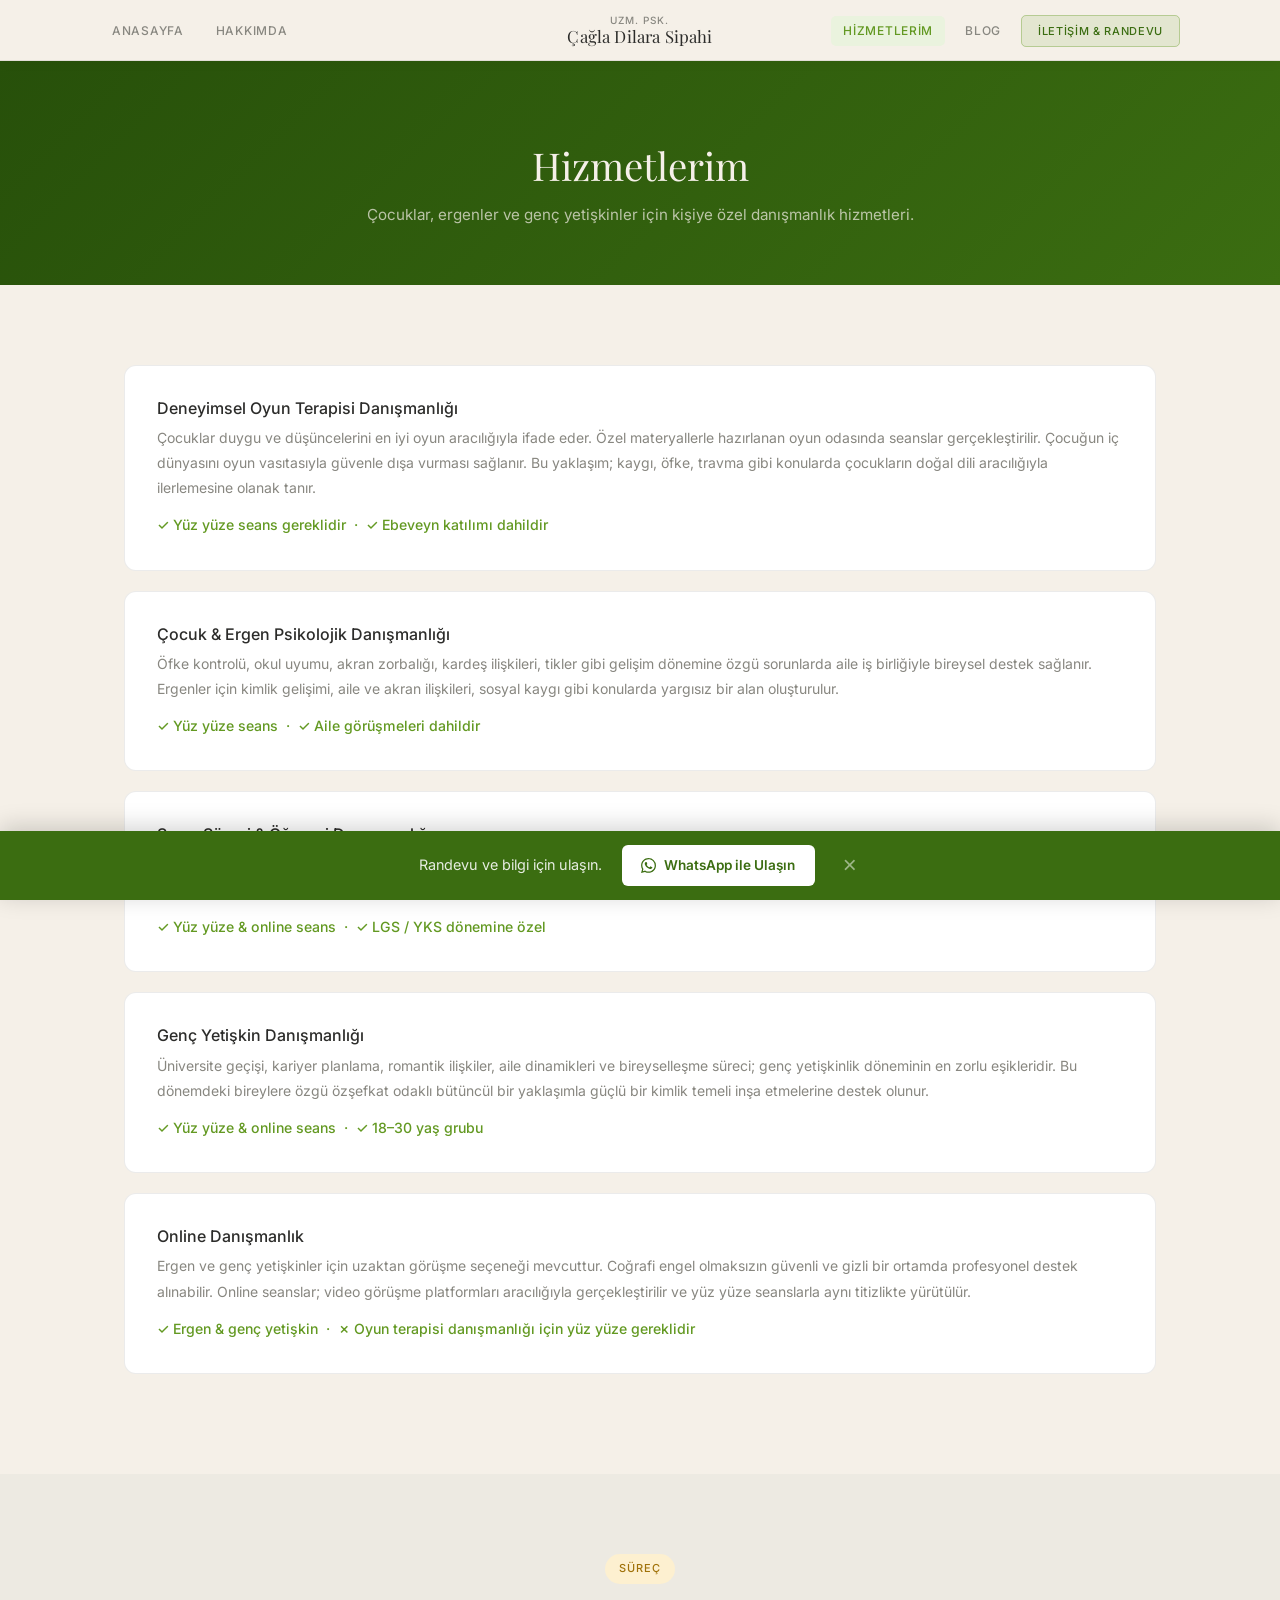
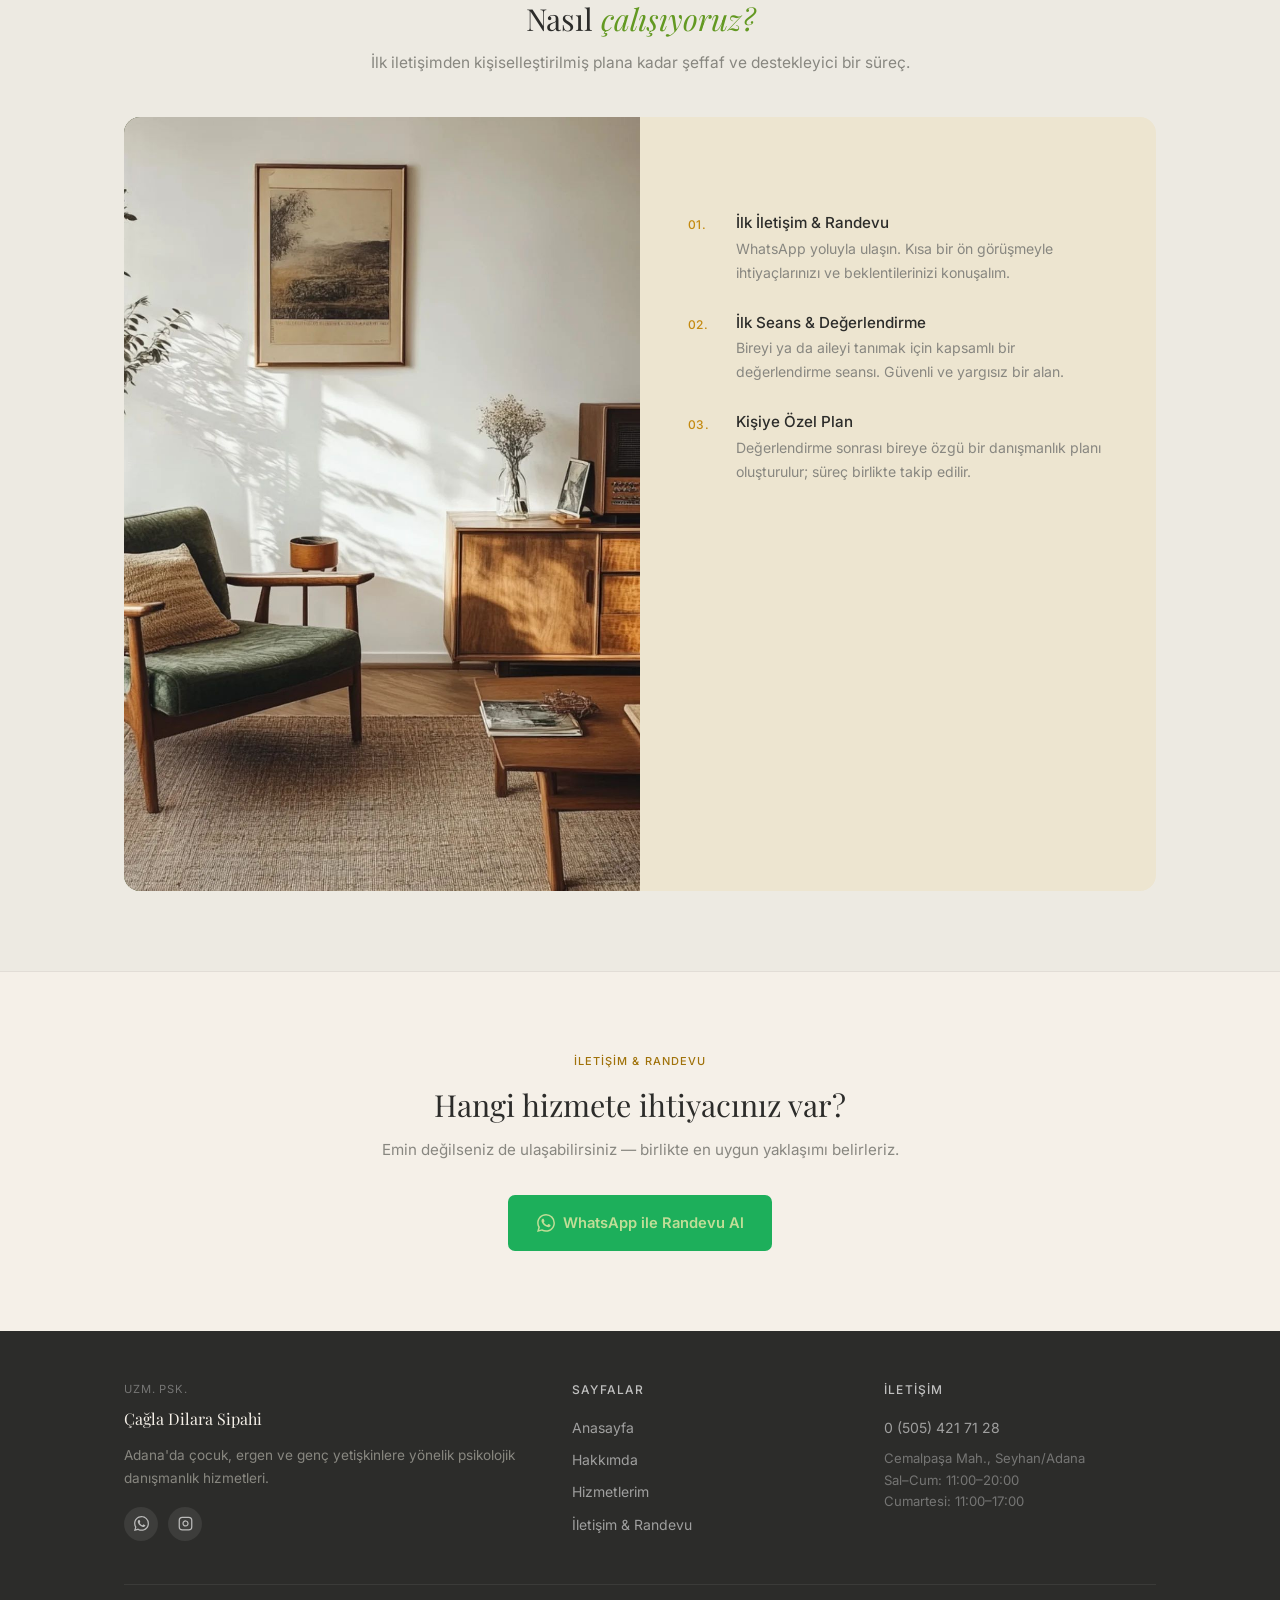
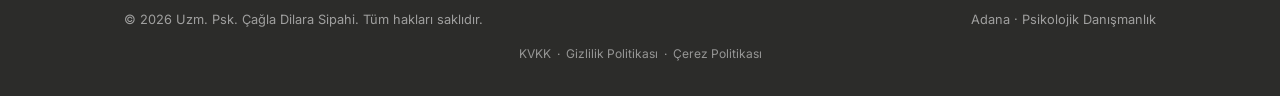
<file: hizmetler.html>
<!DOCTYPE html>
<html lang="tr">
<head>
  <meta charset="UTF-8">
  <meta name="viewport" content="width=device-width, initial-scale=1.0">
  <title>Oyun Terapisi, Çocuk &amp; Ergen Danışmanlığı | Adana Psikolog</title>
  <meta name="description" content="Çocuk danışmanlığı, ergen danışmanlığı, oyun terapisi danışmanlığı, sınav kaygısı ve online danışmanlık hizmetleri — Adana.">
  <link rel="preconnect" href="https://fonts.googleapis.com">
  <link rel="preconnect" href="https://fonts.gstatic.com" crossorigin>
  <link href="https://fonts.googleapis.com/css2?family=Playfair+Display:ital,wght@0,400;0,500;1,400&family=Inter:wght@300;400;500&display=swap" rel="stylesheet">
  <link rel="stylesheet" href="style.css?v=2">
  <link rel="canonical" href="https://pskcagladsipahi.com/hizmetler">
  <meta property="og:type" content="website">
  <meta property="og:site_name" content="Uzm. Psk. Çağla Dilara Sipahi">
  <meta property="og:title" content="Oyun Terapisi, Çocuk &amp; Ergen Danışmanlığı | Adana Psikolog">
  <meta property="og:description" content="Çocuk danışmanlığı, ergen danışmanlığı, oyun terapisi danışmanlığı, sınav kaygısı ve online danışmanlık hizmetleri — Adana.">
  <meta property="og:url" content="https://pskcagladsipahi.com/hizmetler">
  <meta property="og:image" content="https://pskcagladsipahi.com/adana-psikolog-ofis.jpg">
  <meta property="og:image:width" content="1200">
  <meta property="og:image:height" content="800">
  <meta property="og:image:alt" content="Uzm. Psk. Çağla Dilara Sipahi — Adana Çocuk ve Ergen Psikolog Ofisi">
  <meta name="twitter:card" content="summary_large_image">
  <meta property="og:locale" content="tr_TR">
  <script type="application/ld+json">
  {
    "@context": "https://schema.org",
    "@type": "Psychologist",
    "name": "Uzm. Psk. Çağla Dilara Sipahi",
    "url": "https://pskcagladsipahi.com",
    "telephone": "+905054217128",
    "image": "https://pskcagladsipahi.com/adana-psikolog-ofis.jpg",
    "address": {
      "@type": "PostalAddress",
      "streetAddress": "Cemalpaşa Mahallesi, Cevat Yurdakul Caddesi, Atabey Apartmanı Kat:2 Daire:3",
      "addressLocality": "Seyhan",
      "addressRegion": "Adana",
      "postalCode": "01110",
      "addressCountry": "TR"
    },
    "openingHoursSpecification": [
      {
        "@type": "OpeningHoursSpecification",
        "dayOfWeek": ["Tuesday", "Wednesday", "Thursday", "Friday"],
        "opens": "11:00",
        "closes": "20:00"
      },
      {
        "@type": "OpeningHoursSpecification",
        "dayOfWeek": ["Saturday"],
        "opens": "11:00",
        "closes": "17:00"
      }
    ],
    "availableLanguage": ["tr", "en"],
    "areaServed": [
      {"@type": "City", "name": "Adana"},
      {"@type": "Country", "name": "Türkiye"}
    ],
    "sameAs": [
      "https://www.instagram.com/uzm.psk.cagladsipahi/",
      "https://share.google/SsBvMkMxXAegFA1E4"
    ]
  }
  </script>
  <script type="application/ld+json">
  {
    "@context": "https://schema.org",
    "@type": "BreadcrumbList",
    "itemListElement": [
      {"@type": "ListItem", "position": 1, "name": "Ana Sayfa", "item": "https://pskcagladsipahi.com/"},
      {"@type": "ListItem", "position": 2, "name": "Hizmetlerim", "item": "https://pskcagladsipahi.com/hizmetler"}
    ]
  }
  </script>
</head>
<body>

  <!-- NAVBAR -->
  <nav class="navbar navbar-inner">
    <div class="nav-inner">
      <ul class="nav-left">
        <li><a href="/">Anasayfa</a></li>
        <li><a href="/hakkimda">Hakkımda</a></li>
      </ul>
      <a href="/" class="navbar-brand">
        <span class="brand-label">Uzm. Psk.</span>
        <span class="brand-name">Çağla Dilara Sipahi</span>
      </a>
      <ul class="nav-right">
        <li><a href="/hizmetler" class="nav-link active">Hizmetlerim</a></li>
        <li><a href="/blog" class="nav-link">Blog</a></li>
        <li><a href="/iletisim" class="nav-link nav-cta">İletişim &amp; Randevu</a></li>
      </ul>
      <button class="hamburger" id="hamburger" aria-label="Menüyü aç/kapat">
        <span></span><span></span><span></span>
      </button>
    </div>
  </nav>

  <!-- Mobile nav -->
  <div class="nav-links-mobile" id="mobileNav">
    <a href="/">Anasayfa</a>
    <a href="/hakkimda">Hakkımda</a>
    <a href="/hizmetler">Hizmetlerim</a>
    <a href="/blog">Blog</a>
    <a href="/iletisim">İletişim &amp; Randevu</a>
  </div>

  <!-- PAGE BANNER -->
  <div class="page-banner">
    <div class="container">
      <h1>Hizmetlerim</h1>
      <p>Çocuklar, ergenler ve genç yetişkinler için kişiye özel danışmanlık hizmetleri.</p>
    </div>
  </div>

  <!-- SERVICES -->
  <section class="section">
    <div class="container">

      <h2 class="visually-hidden">Danışmanlık Hizmetleri</h2>
      <div class="service-full reveal">
        <div>
          <h3>Deneyimsel Oyun Terapisi Danışmanlığı</h3>
          <p>
            Çocuklar duygu ve düşüncelerini en iyi oyun aracılığıyla ifade eder. Özel materyallerle hazırlanan
            oyun odasında seanslar gerçekleştirilir. Çocuğun iç dünyasını oyun vasıtasıyla güvenle dışa vurması
            sağlanır. Bu yaklaşım; kaygı, öfke, travma gibi konularda çocukların doğal dili aracılığıyla ilerlemesine olanak tanır.
          </p>
          <p style="margin-top:.75rem; font-size:.88rem; color:var(--primary); font-weight:500;">
            ✓ Yüz yüze seans gereklidir &nbsp;·&nbsp; ✓ Ebeveyn katılımı dahildir
          </p>
        </div>
      </div>

      <div class="service-full reveal">
        <div>
          <h3>Çocuk &amp; Ergen Psikolojik Danışmanlığı</h3>
          <p>
            Öfke kontrolü, okul uyumu, akran zorbalığı, kardeş ilişkileri, tikler gibi gelişim dönemine özgü
            sorunlarda aile iş birliğiyle bireysel destek sağlanır. Ergenler için kimlik gelişimi, aile ve
            akran ilişkileri, sosyal kaygı gibi konularda yargısız bir alan oluşturulur.
          </p>
          <p style="margin-top:.75rem; font-size:.88rem; color:var(--primary); font-weight:500;">
            ✓ Yüz yüze seans &nbsp;·&nbsp; ✓ Aile görüşmeleri dahildir
          </p>
        </div>
      </div>

      <div class="service-full reveal">
        <div>
          <h3>Sınav Süreci &amp; Öğrenci Danışmanlığı</h3>
          <p>
            LGS ve YKS sürecindeki öğrencilerle performans görüşmeleri yapılır. Sınav kaygısı, motivasyon
            eksikliği, zaman yönetimi ve akademik stres konularında destek sağlanır. Amaç; kaygıyı yönetilebilir
            bir güce dönüştürerek kendine güvenen bireyler yetiştirmektir.
          </p>
          <p style="margin-top:.75rem; font-size:.88rem; color:var(--primary); font-weight:500;">
            ✓ Yüz yüze &amp; online seans &nbsp;·&nbsp; ✓ LGS / YKS dönemine özel
          </p>
        </div>
      </div>

      <div class="service-full reveal">
        <div>
          <h3>Genç Yetişkin Danışmanlığı</h3>
          <p>
            Üniversite geçişi, kariyer planlama, romantik ilişkiler, aile dinamikleri ve bireyselleşme süreci;
            genç yetişkinlik döneminin en zorlu eşikleridir. Bu dönemdeki bireylere özgü özşefkat odaklı bütüncül
            bir yaklaşımla güçlü bir kimlik temeli inşa etmelerine destek olunur.
          </p>
          <p style="margin-top:.75rem; font-size:.88rem; color:var(--primary); font-weight:500;">
            ✓ Yüz yüze &amp; online seans &nbsp;·&nbsp; ✓ 18–30 yaş grubu
          </p>
        </div>
      </div>

      <div class="service-full reveal">
        <div>
          <h3>Online Danışmanlık</h3>
          <p>
            Ergen ve genç yetişkinler için uzaktan görüşme seçeneği mevcuttur. Coğrafi engel olmaksızın
            güvenli ve gizli bir ortamda profesyonel destek alınabilir. Online seanslar; video görüşme
            platformları aracılığıyla gerçekleştirilir ve yüz yüze seanslarla aynı titizlikte yürütülür.
          </p>
          <p style="margin-top:.75rem; font-size:.88rem; color:var(--primary); font-weight:500;">
            ✓ Ergen &amp; genç yetişkin &nbsp;·&nbsp; ✗ Oyun terapisi danışmanlığı için yüz yüze gereklidir
          </p>
        </div>
      </div>

    </div>
  </section>

  <!-- PROCESS -->
  <section class="section section-alt">
    <div class="container">
      <div class="centered reveal">
        <span class="section-tag">Süreç</span>
        <h2 class="section-title">Nasıl <em>çalışıyoruz?</em></h2>
        <p class="section-lead">İlk iletişimden kişiselleştirilmiş plana kadar şeffaf ve destekleyici bir süreç.</p>
      </div>
      <div class="process-split reveal">
        <div class="process-photo">
          <img src="danismanlik-sureci.jpg" alt="Psikolojik danışmanlık süreci adımları" loading="lazy" width="1000" height="1500">
        </div>
        <div class="process-content">
          <div class="steps-list">
            <div class="step-item">
              <span class="step-num">01.</span>
              <div>
                <h3>İlk İletişim &amp; Randevu</h3>
                <p>WhatsApp yoluyla ulaşın. Kısa bir ön görüşmeyle ihtiyaçlarınızı ve beklentilerinizi konuşalım.</p>
              </div>
            </div>
            <div class="step-item">
              <span class="step-num">02.</span>
              <div>
                <h3>İlk Seans &amp; Değerlendirme</h3>
                <p>Bireyi ya da aileyi tanımak için kapsamlı bir değerlendirme seansı. Güvenli ve yargısız bir alan.</p>
              </div>
            </div>
            <div class="step-item">
              <span class="step-num">03.</span>
              <div>
                <h3>Kişiye Özel Plan</h3>
                <p>Değerlendirme sonrası bireye özgü bir danışmanlık planı oluşturulur; süreç birlikte takip edilir.</p>
              </div>
            </div>
          </div>
        </div>
      </div>
    </div>
  </section>

  <!-- CTA -->
  <section class="cta-banner">
    <div class="container">
      <span class="eyebrow">İletişim &amp; Randevu</span>
      <h2>Hangi hizmete ihtiyacınız var?</h2>
      <p>Emin değilseniz de ulaşabilirsiniz — birlikte en uygun yaklaşımı belirleriz.</p>
      <div class="cta-actions">
        <a href="https://wa.me/905054217128" class="btn btn-whatsapp" target="_blank" rel="noopener">
          <svg width="18" height="18" viewBox="0 0 24 24" fill="currentColor"><path d="M17.472 14.382c-.297-.149-1.758-.867-2.03-.967-.273-.099-.471-.148-.67.15-.197.297-.767.966-.94 1.164-.173.199-.347.223-.644.075-.297-.15-1.255-.463-2.39-1.475-.883-.788-1.48-1.761-1.653-2.059-.173-.297-.018-.458.13-.606.134-.133.298-.347.446-.52.149-.174.198-.298.298-.497.099-.198.05-.371-.025-.52-.075-.149-.669-1.612-.916-2.207-.242-.579-.487-.5-.669-.51-.173-.008-.371-.01-.57-.01-.198 0-.52.074-.792.372-.272.297-1.04 1.016-1.04 2.479 0 1.462 1.065 2.875 1.213 3.074.149.198 2.096 3.2 5.077 4.487.709.306 1.262.489 1.694.625.712.227 1.36.195 1.871.118.571-.085 1.758-.719 2.006-1.413.248-.694.248-1.289.173-1.413-.074-.124-.272-.198-.57-.347m-5.421 7.403h-.004a9.87 9.87 0 0 1-5.031-1.378l-.361-.214-3.741.982.998-3.648-.235-.374a9.86 9.86 0 0 1-1.51-5.26c.001-5.45 4.436-9.884 9.888-9.884 2.64 0 5.122 1.03 6.988 2.898a9.825 9.825 0 0 1 2.893 6.994c-.003 5.45-4.437 9.884-9.885 9.884m8.413-18.297A11.815 11.815 0 0 0 12.05 0C5.495 0 .16 5.335.157 11.892c0 2.096.547 4.142 1.588 5.945L.057 24l6.305-1.654a11.882 11.882 0 0 0 5.683 1.448h.005c6.554 0 11.89-5.335 11.893-11.893a11.821 11.821 0 0 0-3.48-8.413z"/></svg>
          WhatsApp ile Randevu Al
        </a>
      </div>
    </div>
  </section>

  <!-- FOOTER -->
  <footer class="footer">
    <div class="container">
      <div class="footer-grid">
        <div class="footer-brand">
          <span class="brand-label">Uzm. Psk.</span>
          <div class="brand-name">Çağla Dilara Sipahi</div>
          <p>Adana'da çocuk, ergen ve genç yetişkinlere yönelik psikolojik danışmanlık hizmetleri.</p>
          <div class="footer-social">
            <a href="https://wa.me/905054217128" class="social-btn" target="_blank" rel="noopener" aria-label="WhatsApp">
              <svg width="15" height="15" viewBox="0 0 24 24" fill="currentColor"><path d="M17.472 14.382c-.297-.149-1.758-.867-2.03-.967-.273-.099-.471-.148-.67.15-.197.297-.767.966-.94 1.164-.173.199-.347.223-.644.075-.297-.15-1.255-.463-2.39-1.475-.883-.788-1.48-1.761-1.653-2.059-.173-.297-.018-.458.13-.606.134-.133.298-.347.446-.52.149-.174.198-.298.298-.497.099-.198.05-.371-.025-.52-.075-.149-.669-1.612-.916-2.207-.242-.579-.487-.5-.669-.51-.173-.008-.371-.01-.57-.01-.198 0-.52.074-.792.372-.272.297-1.04 1.016-1.04 2.479 0 1.462 1.065 2.875 1.213 3.074.149.198 2.096 3.2 5.077 4.487.709.306 1.262.489 1.694.625.712.227 1.36.195 1.871.118.571-.085 1.758-.719 2.006-1.413.248-.694.248-1.289.173-1.413-.074-.124-.272-.198-.57-.347m-5.421 7.403h-.004a9.87 9.87 0 0 1-5.031-1.378l-.361-.214-3.741.982.998-3.648-.235-.374a9.86 9.86 0 0 1-1.51-5.26c.001-5.45 4.436-9.884 9.888-9.884 2.64 0 5.122 1.03 6.988 2.898a9.825 9.825 0 0 1 2.893 6.994c-.003 5.45-4.437 9.884-9.885 9.884m8.413-18.297A11.815 11.815 0 0 0 12.05 0C5.495 0 .16 5.335.157 11.892c0 2.096.547 4.142 1.588 5.945L.057 24l6.305-1.654a11.882 11.882 0 0 0 5.683 1.448h.005c6.554 0 11.89-5.335 11.893-11.893a11.821 11.821 0 0 0-3.48-8.413z"/></svg>
            </a>
            <a href="https://www.instagram.com/uzm.psk.cagladsipahi/" class="social-btn" target="_blank" rel="noopener" aria-label="Instagram">
              <svg width="15" height="15" viewBox="0 0 24 24" fill="none" stroke="currentColor" stroke-width="2"><rect x="2" y="2" width="20" height="20" rx="5"/><path d="M16 11.37A4 4 0 1 1 12.63 8 4 4 0 0 1 16 11.37z"/><line x1="17.5" y1="6.5" x2="17.51" y2="6.5"/></svg>
            </a>
          </div>
        </div>
        <div>
          <h5>Sayfalar</h5>
          <ul>
            <li><a href="/">Anasayfa</a></li>
            <li><a href="/hakkimda">Hakkımda</a></li>
            <li><a href="/hizmetler">Hizmetlerim</a></li>
            <li><a href="/iletisim">İletişim &amp; Randevu</a></li>
          </ul>
        </div>
        <div>
          <h5>İletişim</h5>
          <ul>
            <li><a href="tel:+905054217128">0 (505) 421 71 28</a></li>
            <li style="color:rgba(255,255,255,.35); font-size:.82rem; margin-top:.5rem; line-height:1.65">
              Cemalpaşa Mah., Seyhan/Adana<br>
              Sal–Cum: 11:00–20:00<br>
              Cumartesi: 11:00–17:00
            </li>
          </ul>
        </div>
      </div>
      <div class="footer-bottom">
        <span>&copy; <span id="footer-year">2026</span> Uzm. Psk. Çağla Dilara Sipahi. Tüm hakları saklıdır.</span>
        <span>Adana · Psikolojik Danışmanlık</span>
      </div>
      <div style="text-align:center; padding-top:.75rem; font-size:.75rem;">
        <a href="/kvkk" style="color:rgba(255,255,255,.5); text-decoration:none;">KVKK</a>
        &nbsp;·&nbsp;
        <a href="/gizlilik-politikasi" style="color:rgba(255,255,255,.5); text-decoration:none;">Gizlilik Politikası</a>
        &nbsp;·&nbsp;
        <a href="/cerez-politikasi" style="color:rgba(255,255,255,.5); text-decoration:none;">Çerez Politikası</a>
      </div>
    </div>
  </footer>

  <script>
    const hamburger = document.getElementById('hamburger');
    const mobileNav = document.getElementById('mobileNav');
    hamburger.addEventListener('click', () => mobileNav.classList.toggle('open'));
    mobileNav.querySelectorAll('a').forEach(a => a.addEventListener('click', () => mobileNav.classList.remove('open')));

    const observer = new IntersectionObserver((entries) => {
      entries.forEach((entry, i) => {
        if (entry.isIntersecting) {
          setTimeout(() => entry.target.classList.add('visible'), i * 80);
        }
      });
    }, { threshold: 0.12 });
    document.querySelectorAll('.reveal').forEach(el => observer.observe(el));
    document.getElementById('footer-year').textContent = new Date().getFullYear();
  </script>

  <!-- STICKY CTA -->
  <div class="sticky-cta" id="stickyCta">
    <div class="sticky-cta-inner">
      <span class="sticky-cta-text">Randevu ve bilgi için ulaşın.</span>
      <a href="https://wa.me/905054217128" class="sticky-cta-btn" target="_blank" rel="noopener">
        <svg width="15" height="15" viewBox="0 0 24 24" fill="currentColor" aria-hidden="true"><path d="M17.472 14.382c-.297-.149-1.758-.867-2.03-.967-.273-.099-.471-.148-.67.15-.197.297-.767.966-.94 1.164-.173.199-.347.223-.644.075-.297-.15-1.255-.463-2.39-1.475-.883-.788-1.48-1.761-1.653-2.059-.173-.297-.018-.458.13-.606.134-.133.298-.347.446-.52.149-.174.198-.298.298-.497.099-.198.05-.371-.025-.52-.075-.149-.669-1.612-.916-2.207-.242-.579-.487-.5-.669-.51-.173-.008-.371-.01-.57-.01-.198 0-.52.074-.792.372-.272.297-1.04 1.016-1.04 2.479 0 1.462 1.065 2.875 1.213 3.074.149.198 2.096 3.2 5.077 4.487.709.306 1.262.489 1.694.625.712.227 1.36.195 1.871.118.571-.085 1.758-.719 2.006-1.413.248-.694.248-1.289.173-1.413-.074-.124-.272-.198-.57-.347m-5.421 7.403h-.004a9.87 9.87 0 0 1-5.031-1.378l-.361-.214-3.741.982.998-3.648-.235-.374a9.86 9.86 0 0 1-1.51-5.26c.001-5.45 4.436-9.884 9.888-9.884 2.64 0 5.122 1.03 6.988 2.898a9.825 9.825 0 0 1 2.893 6.994c-.003 5.45-4.437 9.884-9.885 9.884m8.413-18.297A11.815 11.815 0 0 0 12.05 0C5.495 0 .16 5.335.157 11.892c0 2.096.547 4.142 1.588 5.945L.057 24l6.305-1.654a11.882 11.882 0 0 0 5.683 1.448h.005c6.554 0 11.89-5.335 11.893-11.893a11.821 11.821 0 0 0-3.48-8.413z"/></svg>
        WhatsApp ile Ulaşın
      </a>
      <button class="sticky-cta-close" id="stickyCtaClose" aria-label="Kapat">×</button>
    </div>
  </div>
  <script>
    (function() {
      var cta = document.getElementById('stickyCta');
      var closeBtn = document.getElementById('stickyCtaClose');
      if (!cta || sessionStorage.getItem('ctaDismissed')) return;
      window.addEventListener('scroll', function() {
        if (window.scrollY > 300) cta.classList.add('visible');
      }, { passive: true });
      closeBtn.addEventListener('click', function() {
        cta.classList.remove('visible');
        sessionStorage.setItem('ctaDismissed', '1');
      });
    })();
  </script>
</body>
</html>
</file>
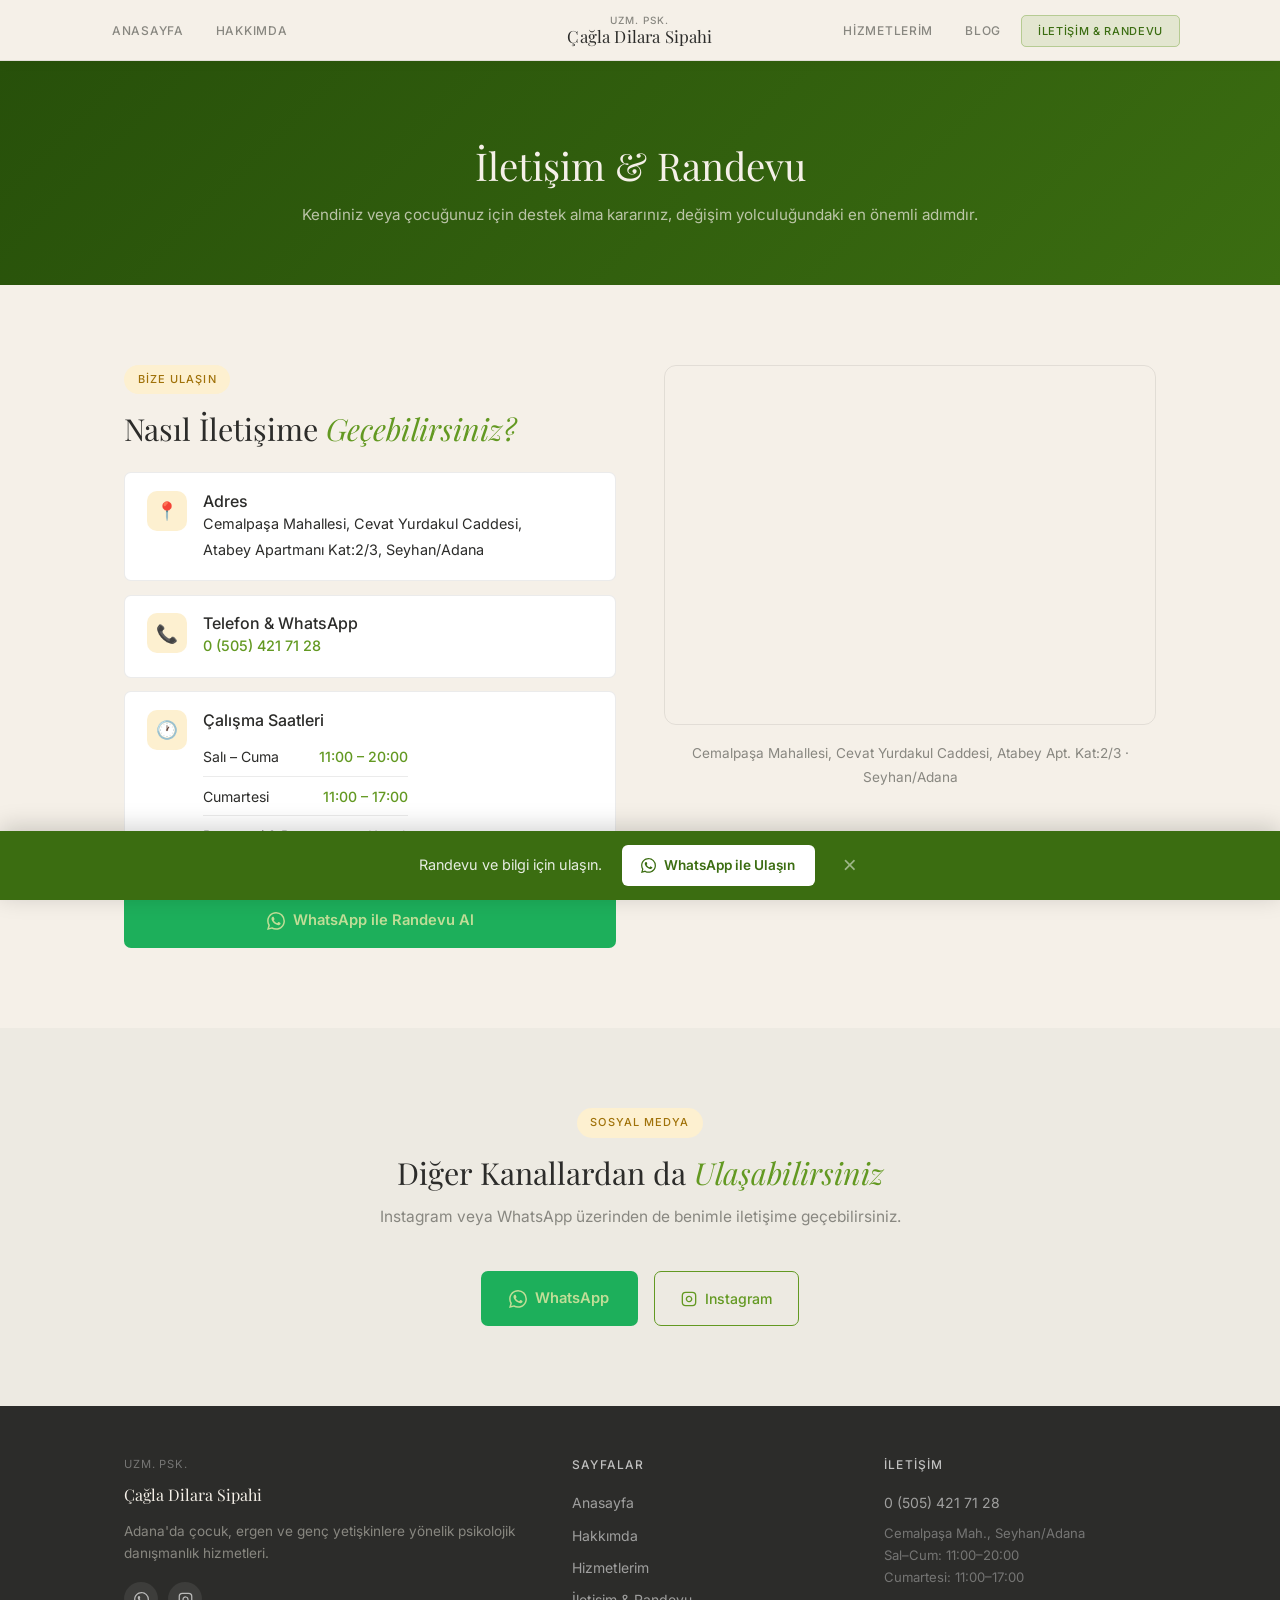
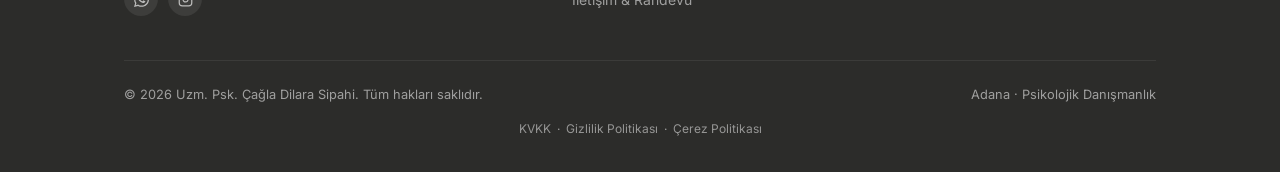
<file: iletisim.html>
<!DOCTYPE html>
<html lang="tr">
<head>
  <meta charset="UTF-8">
  <meta name="viewport" content="width=device-width, initial-scale=1.0">
  <title>İletişim &amp; Randevu | Adana Psikolog Çağla Dilara Sipahi</title>
  <meta name="description" content="Uzm. Psk. Çağla Dilara Sipahi ile iletişime geçin. Adana Seyhan'da yüz yüze, tüm Türkiye'ye online randevu. Çalışma saatleri ve adres bilgileri.">
  <link rel="preconnect" href="https://fonts.googleapis.com">
  <link rel="preconnect" href="https://fonts.gstatic.com" crossorigin>
  <link href="https://fonts.googleapis.com/css2?family=Playfair+Display:ital,wght@0,400;0,500;1,400&family=Inter:wght@300;400;500&display=swap" rel="stylesheet">
  <link rel="stylesheet" href="style.css?v=2">
  <link rel="canonical" href="https://pskcagladsipahi.com/iletisim">
  <meta property="og:type" content="website">
  <meta property="og:site_name" content="Uzm. Psk. Çağla Dilara Sipahi">
  <meta property="og:title" content="İletişim &amp; Randevu | Adana Psikolog Çağla Dilara Sipahi">
  <meta property="og:description" content="Uzm. Psk. Çağla Dilara Sipahi ile iletişime geçin. Adana Seyhan'da yüz yüze, tüm Türkiye'ye online randevu.">
  <meta property="og:url" content="https://pskcagladsipahi.com/iletisim">
  <meta property="og:image" content="https://pskcagladsipahi.com/adana-psikolog-ofis.jpg">
  <meta property="og:image:width" content="1200">
  <meta property="og:image:height" content="800">
  <meta property="og:image:alt" content="Uzm. Psk. Çağla Dilara Sipahi — Adana Çocuk ve Ergen Psikolog Ofisi">
  <meta name="twitter:card" content="summary_large_image">
  <meta property="og:locale" content="tr_TR">
  <script type="application/ld+json">
  {
    "@context": "https://schema.org",
    "@type": "Psychologist",
    "name": "Uzm. Psk. Çağla Dilara Sipahi",
    "url": "https://pskcagladsipahi.com",
    "telephone": "+905054217128",
    "image": "https://pskcagladsipahi.com/adana-psikolog-ofis.jpg",
    "address": {
      "@type": "PostalAddress",
      "streetAddress": "Cemalpaşa Mahallesi, Cevat Yurdakul Caddesi, Atabey Apartmanı Kat:2 Daire:3",
      "addressLocality": "Seyhan",
      "addressRegion": "Adana",
      "postalCode": "01110",
      "addressCountry": "TR"
    },
    "openingHoursSpecification": [
      {
        "@type": "OpeningHoursSpecification",
        "dayOfWeek": ["Tuesday", "Wednesday", "Thursday", "Friday"],
        "opens": "11:00",
        "closes": "20:00"
      },
      {
        "@type": "OpeningHoursSpecification",
        "dayOfWeek": ["Saturday"],
        "opens": "11:00",
        "closes": "17:00"
      }
    ],
    "availableLanguage": ["tr", "en"],
    "areaServed": [
      {"@type": "City", "name": "Adana"},
      {"@type": "Country", "name": "Türkiye"}
    ],
    "sameAs": [
      "https://www.instagram.com/uzm.psk.cagladsipahi/",
      "https://share.google/SsBvMkMxXAegFA1E4"
    ]
  }
  </script>
  <script type="application/ld+json">
  {
    "@context": "https://schema.org",
    "@type": "BreadcrumbList",
    "itemListElement": [
      {"@type": "ListItem", "position": 1, "name": "Ana Sayfa", "item": "https://pskcagladsipahi.com/"},
      {"@type": "ListItem", "position": 2, "name": "İletişim", "item": "https://pskcagladsipahi.com/iletisim"}
    ]
  }
  </script>
  <style>
    .hours-table { width: 100%; border-collapse: collapse; margin-top: .5rem; }
    .hours-table td { padding: .4rem 0; font-size: .88rem; color: var(--text); }
    .hours-table td:last-child { text-align: right; font-weight: 500; color: var(--primary); }
    .hours-table tr:not(:last-child) td { border-bottom: 1px solid var(--border); }
  </style>
</head>
<body>

  <!-- NAVBAR -->
  <nav class="navbar navbar-inner">
    <div class="nav-inner">
      <ul class="nav-left">
        <li><a href="/">Anasayfa</a></li>
        <li><a href="/hakkimda">Hakkımda</a></li>
      </ul>
      <a href="/" class="navbar-brand">
        <span class="brand-label">Uzm. Psk.</span>
        <span class="brand-name">Çağla Dilara Sipahi</span>
      </a>
      <ul class="nav-right">
        <li><a href="/hizmetler" class="nav-link">Hizmetlerim</a></li>
        <li><a href="/blog" class="nav-link">Blog</a></li>
        <li><a href="/iletisim" class="nav-link nav-cta active">İletişim &amp; Randevu</a></li>
      </ul>
      <button class="hamburger" id="hamburger" aria-label="Menüyü aç/kapat">
        <span></span><span></span><span></span>
      </button>
    </div>
  </nav>

  <!-- Mobile nav -->
  <div class="nav-links-mobile" id="mobileNav">
    <a href="/">Anasayfa</a>
    <a href="/hakkimda">Hakkımda</a>
    <a href="/hizmetler">Hizmetlerim</a>
    <a href="/blog">Blog</a>
    <a href="/iletisim">İletişim &amp; Randevu</a>
  </div>

  <!-- PAGE BANNER -->
  <div class="page-banner">
    <div class="container">
      <h1>İletişim &amp; Randevu</h1>
      <p>Kendiniz veya çocuğunuz için destek alma kararınız, değişim yolculuğundaki en önemli adımdır.</p>
    </div>
  </div>

  <!-- CONTACT SECTION -->
  <section class="section">
    <div class="container">
      <div class="contact-grid">

        <div class="reveal">
          <span class="section-tag">Bize Ulaşın</span>
          <h2 class="section-title" style="margin-bottom:1.5rem;">Nasıl İletişime <em>Geçebilirsiniz?</em></h2>

          <div class="info-cards">
            <div class="info-card">
              <div class="info-icon" aria-hidden="true">📍</div>
              <div>
                <h3>Adres</h3>
                <p>Cemalpaşa Mahallesi, Cevat Yurdakul Caddesi,<br>Atabey Apartmanı Kat:2/3, Seyhan/Adana</p>
              </div>
            </div>
            <div class="info-card">
              <div class="info-icon" aria-hidden="true">📞</div>
              <div>
                <h3>Telefon &amp; WhatsApp</h3>
                <p><a href="tel:+905054217128">0 (505) 421 71 28</a></p>
              </div>
            </div>
            <div class="info-card">
              <div class="info-icon" aria-hidden="true">🕐</div>
              <div>
                <h3>Çalışma Saatleri</h3>
                <table class="hours-table">
                  <tr><td>Salı – Cuma</td><td>11:00 – 20:00</td></tr>
                  <tr><td>Cumartesi</td><td>11:00 – 17:00</td></tr>
                  <tr><td>Pazartesi &amp; Pazar</td><td style="color:var(--text-muted); font-weight:400;">Kapalı</td></tr>
                </table>
              </div>
            </div>
          </div>

          <div class="contact-ctas">
            <a href="https://wa.me/905054217128" class="btn btn-whatsapp" target="_blank" rel="noopener">
              <svg width="18" height="18" viewBox="0 0 24 24" fill="currentColor"><path d="M17.472 14.382c-.297-.149-1.758-.867-2.03-.967-.273-.099-.471-.148-.67.15-.197.297-.767.966-.94 1.164-.173.199-.347.223-.644.075-.297-.15-1.255-.463-2.39-1.475-.883-.788-1.48-1.761-1.653-2.059-.173-.297-.018-.458.13-.606.134-.133.298-.347.446-.52.149-.174.198-.298.298-.497.099-.198.05-.371-.025-.52-.075-.149-.669-1.612-.916-2.207-.242-.579-.487-.5-.669-.51-.173-.008-.371-.01-.57-.01-.198 0-.52.074-.792.372-.272.297-1.04 1.016-1.04 2.479 0 1.462 1.065 2.875 1.213 3.074.149.198 2.096 3.2 5.077 4.487.709.306 1.262.489 1.694.625.712.227 1.36.195 1.871.118.571-.085 1.758-.719 2.006-1.413.248-.694.248-1.289.173-1.413-.074-.124-.272-.198-.57-.347m-5.421 7.403h-.004a9.87 9.87 0 0 1-5.031-1.378l-.361-.214-3.741.982.998-3.648-.235-.374a9.86 9.86 0 0 1-1.51-5.26c.001-5.45 4.436-9.884 9.888-9.884 2.64 0 5.122 1.03 6.988 2.898a9.825 9.825 0 0 1 2.893 6.994c-.003 5.45-4.437 9.884-9.885 9.884m8.413-18.297A11.815 11.815 0 0 0 12.05 0C5.495 0 .16 5.335.157 11.892c0 2.096.547 4.142 1.588 5.945L.057 24l6.305-1.654a11.882 11.882 0 0 0 5.683 1.448h.005c6.554 0 11.89-5.335 11.893-11.893a11.821 11.821 0 0 0-3.48-8.413z"/></svg>
              WhatsApp ile Randevu Al
            </a>
          </div>
        </div>

        <div class="reveal">
          <div class="map-wrap">
            <iframe
              title="Konum — Cemalpaşa, Seyhan/Adana"
              src="https://www.google.com/maps/embed?pb=!1m18!1m12!1m3!1d3189.5!2d35.3213!3d37.0000!2m3!1f0!2f0!3f0!3m2!1i1024!2i768!4f13.1!3m3!1m2!1s0x152889f5a3a69a5b%3A0x0!2sCemalpa%C5%9Fa%20Mah.%2C%20Seyhan%2FAdana!5e0!3m2!1str!2str!4v1700000000000"
              allowfullscreen loading="lazy" referrerpolicy="no-referrer-when-downgrade">
            </iframe>
          </div>
          <p style="margin-top:1rem; font-size:.85rem; color:var(--text-muted); text-align:center;">
            Cemalpaşa Mahallesi, Cevat Yurdakul Caddesi, Atabey Apt. Kat:2/3 · Seyhan/Adana
          </p>
        </div>

      </div>
    </div>
  </section>

  <!-- SOCIAL CHANNELS -->
  <section class="section section-alt">
    <div class="container centered reveal">
      <span class="section-tag">Sosyal Medya</span>
      <h2 class="section-title">Diğer Kanallardan da <em>Ulaşabilirsiniz</em></h2>
      <p class="section-lead">Instagram veya WhatsApp üzerinden de benimle iletişime geçebilirsiniz.</p>
      <div style="display:flex; justify-content:center; gap:1rem; flex-wrap:wrap; margin-top:.5rem;">
        <a href="https://wa.me/905054217128" class="btn btn-whatsapp" target="_blank" rel="noopener">
          <svg width="18" height="18" viewBox="0 0 24 24" fill="currentColor"><path d="M17.472 14.382c-.297-.149-1.758-.867-2.03-.967-.273-.099-.471-.148-.67.15-.197.297-.767.966-.94 1.164-.173.199-.347.223-.644.075-.297-.15-1.255-.463-2.39-1.475-.883-.788-1.48-1.761-1.653-2.059-.173-.297-.018-.458.13-.606.134-.133.298-.347.446-.52.149-.174.198-.298.298-.497.099-.198.05-.371-.025-.52-.075-.149-.669-1.612-.916-2.207-.242-.579-.487-.5-.669-.51-.173-.008-.371-.01-.57-.01-.198 0-.52.074-.792.372-.272.297-1.04 1.016-1.04 2.479 0 1.462 1.065 2.875 1.213 3.074.149.198 2.096 3.2 5.077 4.487.709.306 1.262.489 1.694.625.712.227 1.36.195 1.871.118.571-.085 1.758-.719 2.006-1.413.248-.694.248-1.289.173-1.413-.074-.124-.272-.198-.57-.347m-5.421 7.403h-.004a9.87 9.87 0 0 1-5.031-1.378l-.361-.214-3.741.982.998-3.648-.235-.374a9.86 9.86 0 0 1-1.51-5.26c.001-5.45 4.436-9.884 9.888-9.884 2.64 0 5.122 1.03 6.988 2.898a9.825 9.825 0 0 1 2.893 6.994c-.003 5.45-4.437 9.884-9.885 9.884m8.413-18.297A11.815 11.815 0 0 0 12.05 0C5.495 0 .16 5.335.157 11.892c0 2.096.547 4.142 1.588 5.945L.057 24l6.305-1.654a11.882 11.882 0 0 0 5.683 1.448h.005c6.554 0 11.89-5.335 11.893-11.893a11.821 11.821 0 0 0-3.48-8.413z"/></svg>
          WhatsApp
        </a>
        <a href="https://www.instagram.com/uzm.psk.cagladsipahi/" class="btn btn-outline" target="_blank" rel="noopener">
          <svg width="16" height="16" viewBox="0 0 24 24" fill="none" stroke="currentColor" stroke-width="2"><rect x="2" y="2" width="20" height="20" rx="5"/><path d="M16 11.37A4 4 0 1 1 12.63 8 4 4 0 0 1 16 11.37z"/><line x1="17.5" y1="6.5" x2="17.51" y2="6.5"/></svg>
          Instagram
        </a>
      </div>
    </div>
  </section>

  <!-- FOOTER -->
  <footer class="footer">
    <div class="container">
      <div class="footer-grid">
        <div class="footer-brand">
          <span class="brand-label">Uzm. Psk.</span>
          <div class="brand-name">Çağla Dilara Sipahi</div>
          <p>Adana'da çocuk, ergen ve genç yetişkinlere yönelik psikolojik danışmanlık hizmetleri.</p>
          <div class="footer-social">
            <a href="https://wa.me/905054217128" class="social-btn" target="_blank" rel="noopener" aria-label="WhatsApp">
              <svg width="15" height="15" viewBox="0 0 24 24" fill="currentColor"><path d="M17.472 14.382c-.297-.149-1.758-.867-2.03-.967-.273-.099-.471-.148-.67.15-.197.297-.767.966-.94 1.164-.173.199-.347.223-.644.075-.297-.15-1.255-.463-2.39-1.475-.883-.788-1.48-1.761-1.653-2.059-.173-.297-.018-.458.13-.606.134-.133.298-.347.446-.52.149-.174.198-.298.298-.497.099-.198.05-.371-.025-.52-.075-.149-.669-1.612-.916-2.207-.242-.579-.487-.5-.669-.51-.173-.008-.371-.01-.57-.01-.198 0-.52.074-.792.372-.272.297-1.04 1.016-1.04 2.479 0 1.462 1.065 2.875 1.213 3.074.149.198 2.096 3.2 5.077 4.487.709.306 1.262.489 1.694.625.712.227 1.36.195 1.871.118.571-.085 1.758-.719 2.006-1.413.248-.694.248-1.289.173-1.413-.074-.124-.272-.198-.57-.347m-5.421 7.403h-.004a9.87 9.87 0 0 1-5.031-1.378l-.361-.214-3.741.982.998-3.648-.235-.374a9.86 9.86 0 0 1-1.51-5.26c.001-5.45 4.436-9.884 9.888-9.884 2.64 0 5.122 1.03 6.988 2.898a9.825 9.825 0 0 1 2.893 6.994c-.003 5.45-4.437 9.884-9.885 9.884m8.413-18.297A11.815 11.815 0 0 0 12.05 0C5.495 0 .16 5.335.157 11.892c0 2.096.547 4.142 1.588 5.945L.057 24l6.305-1.654a11.882 11.882 0 0 0 5.683 1.448h.005c6.554 0 11.89-5.335 11.893-11.893a11.821 11.821 0 0 0-3.48-8.413z"/></svg>
            </a>
            <a href="https://www.instagram.com/uzm.psk.cagladsipahi/" class="social-btn" target="_blank" rel="noopener" aria-label="Instagram">
              <svg width="15" height="15" viewBox="0 0 24 24" fill="none" stroke="currentColor" stroke-width="2"><rect x="2" y="2" width="20" height="20" rx="5"/><path d="M16 11.37A4 4 0 1 1 12.63 8 4 4 0 0 1 16 11.37z"/><line x1="17.5" y1="6.5" x2="17.51" y2="6.5"/></svg>
            </a>
          </div>
        </div>
        <div>
          <h5>Sayfalar</h5>
          <ul>
            <li><a href="/">Anasayfa</a></li>
            <li><a href="/hakkimda">Hakkımda</a></li>
            <li><a href="/hizmetler">Hizmetlerim</a></li>
            <li><a href="/iletisim">İletişim &amp; Randevu</a></li>
          </ul>
        </div>
        <div>
          <h5>İletişim</h5>
          <ul>
            <li><a href="tel:+905054217128">0 (505) 421 71 28</a></li>
            <li style="color:rgba(255,255,255,.35); font-size:.82rem; margin-top:.5rem; line-height:1.65">
              Cemalpaşa Mah., Seyhan/Adana<br>
              Sal–Cum: 11:00–20:00<br>
              Cumartesi: 11:00–17:00
            </li>
          </ul>
        </div>
      </div>
      <div class="footer-bottom">
        <span>&copy; <span id="footer-year">2026</span> Uzm. Psk. Çağla Dilara Sipahi. Tüm hakları saklıdır.</span>
        <span>Adana · Psikolojik Danışmanlık</span>
      </div>
      <div style="text-align:center; padding-top:.75rem; font-size:.75rem;">
        <a href="/kvkk" style="color:rgba(255,255,255,.5); text-decoration:none;">KVKK</a>
        &nbsp;·&nbsp;
        <a href="/gizlilik-politikasi" style="color:rgba(255,255,255,.5); text-decoration:none;">Gizlilik Politikası</a>
        &nbsp;·&nbsp;
        <a href="/cerez-politikasi" style="color:rgba(255,255,255,.5); text-decoration:none;">Çerez Politikası</a>
      </div>
    </div>
  </footer>

  <script>
    const hamburger = document.getElementById('hamburger');
    const mobileNav = document.getElementById('mobileNav');
    hamburger.addEventListener('click', () => mobileNav.classList.toggle('open'));
    mobileNav.querySelectorAll('a').forEach(a => a.addEventListener('click', () => mobileNav.classList.remove('open')));

    const observer = new IntersectionObserver((entries) => {
      entries.forEach((entry, i) => {
        if (entry.isIntersecting) {
          setTimeout(() => entry.target.classList.add('visible'), i * 80);
        }
      });
    }, { threshold: 0.12 });
    document.querySelectorAll('.reveal').forEach(el => observer.observe(el));
    document.getElementById('footer-year').textContent = new Date().getFullYear();
  </script>

  <!-- STICKY CTA -->
  <div class="sticky-cta" id="stickyCta">
    <div class="sticky-cta-inner">
      <span class="sticky-cta-text">Randevu ve bilgi için ulaşın.</span>
      <a href="https://wa.me/905054217128" class="sticky-cta-btn" target="_blank" rel="noopener">
        <svg width="15" height="15" viewBox="0 0 24 24" fill="currentColor" aria-hidden="true"><path d="M17.472 14.382c-.297-.149-1.758-.867-2.03-.967-.273-.099-.471-.148-.67.15-.197.297-.767.966-.94 1.164-.173.199-.347.223-.644.075-.297-.15-1.255-.463-2.39-1.475-.883-.788-1.48-1.761-1.653-2.059-.173-.297-.018-.458.13-.606.134-.133.298-.347.446-.52.149-.174.198-.298.298-.497.099-.198.05-.371-.025-.52-.075-.149-.669-1.612-.916-2.207-.242-.579-.487-.5-.669-.51-.173-.008-.371-.01-.57-.01-.198 0-.52.074-.792.372-.272.297-1.04 1.016-1.04 2.479 0 1.462 1.065 2.875 1.213 3.074.149.198 2.096 3.2 5.077 4.487.709.306 1.262.489 1.694.625.712.227 1.36.195 1.871.118.571-.085 1.758-.719 2.006-1.413.248-.694.248-1.289.173-1.413-.074-.124-.272-.198-.57-.347m-5.421 7.403h-.004a9.87 9.87 0 0 1-5.031-1.378l-.361-.214-3.741.982.998-3.648-.235-.374a9.86 9.86 0 0 1-1.51-5.26c.001-5.45 4.436-9.884 9.888-9.884 2.64 0 5.122 1.03 6.988 2.898a9.825 9.825 0 0 1 2.893 6.994c-.003 5.45-4.437 9.884-9.885 9.884m8.413-18.297A11.815 11.815 0 0 0 12.05 0C5.495 0 .16 5.335.157 11.892c0 2.096.547 4.142 1.588 5.945L.057 24l6.305-1.654a11.882 11.882 0 0 0 5.683 1.448h.005c6.554 0 11.89-5.335 11.893-11.893a11.821 11.821 0 0 0-3.48-8.413z"/></svg>
        WhatsApp ile Ulaşın
      </a>
      <button class="sticky-cta-close" id="stickyCtaClose" aria-label="Kapat">×</button>
    </div>
  </div>
  <script>
    (function() {
      var cta = document.getElementById('stickyCta');
      var closeBtn = document.getElementById('stickyCtaClose');
      if (!cta || sessionStorage.getItem('ctaDismissed')) return;
      window.addEventListener('scroll', function() {
        if (window.scrollY > 300) cta.classList.add('visible');
      }, { passive: true });
      closeBtn.addEventListener('click', function() {
        cta.classList.remove('visible');
        sessionStorage.setItem('ctaDismissed', '1');
      });
    })();
  </script>
</body>
</html>
</file>
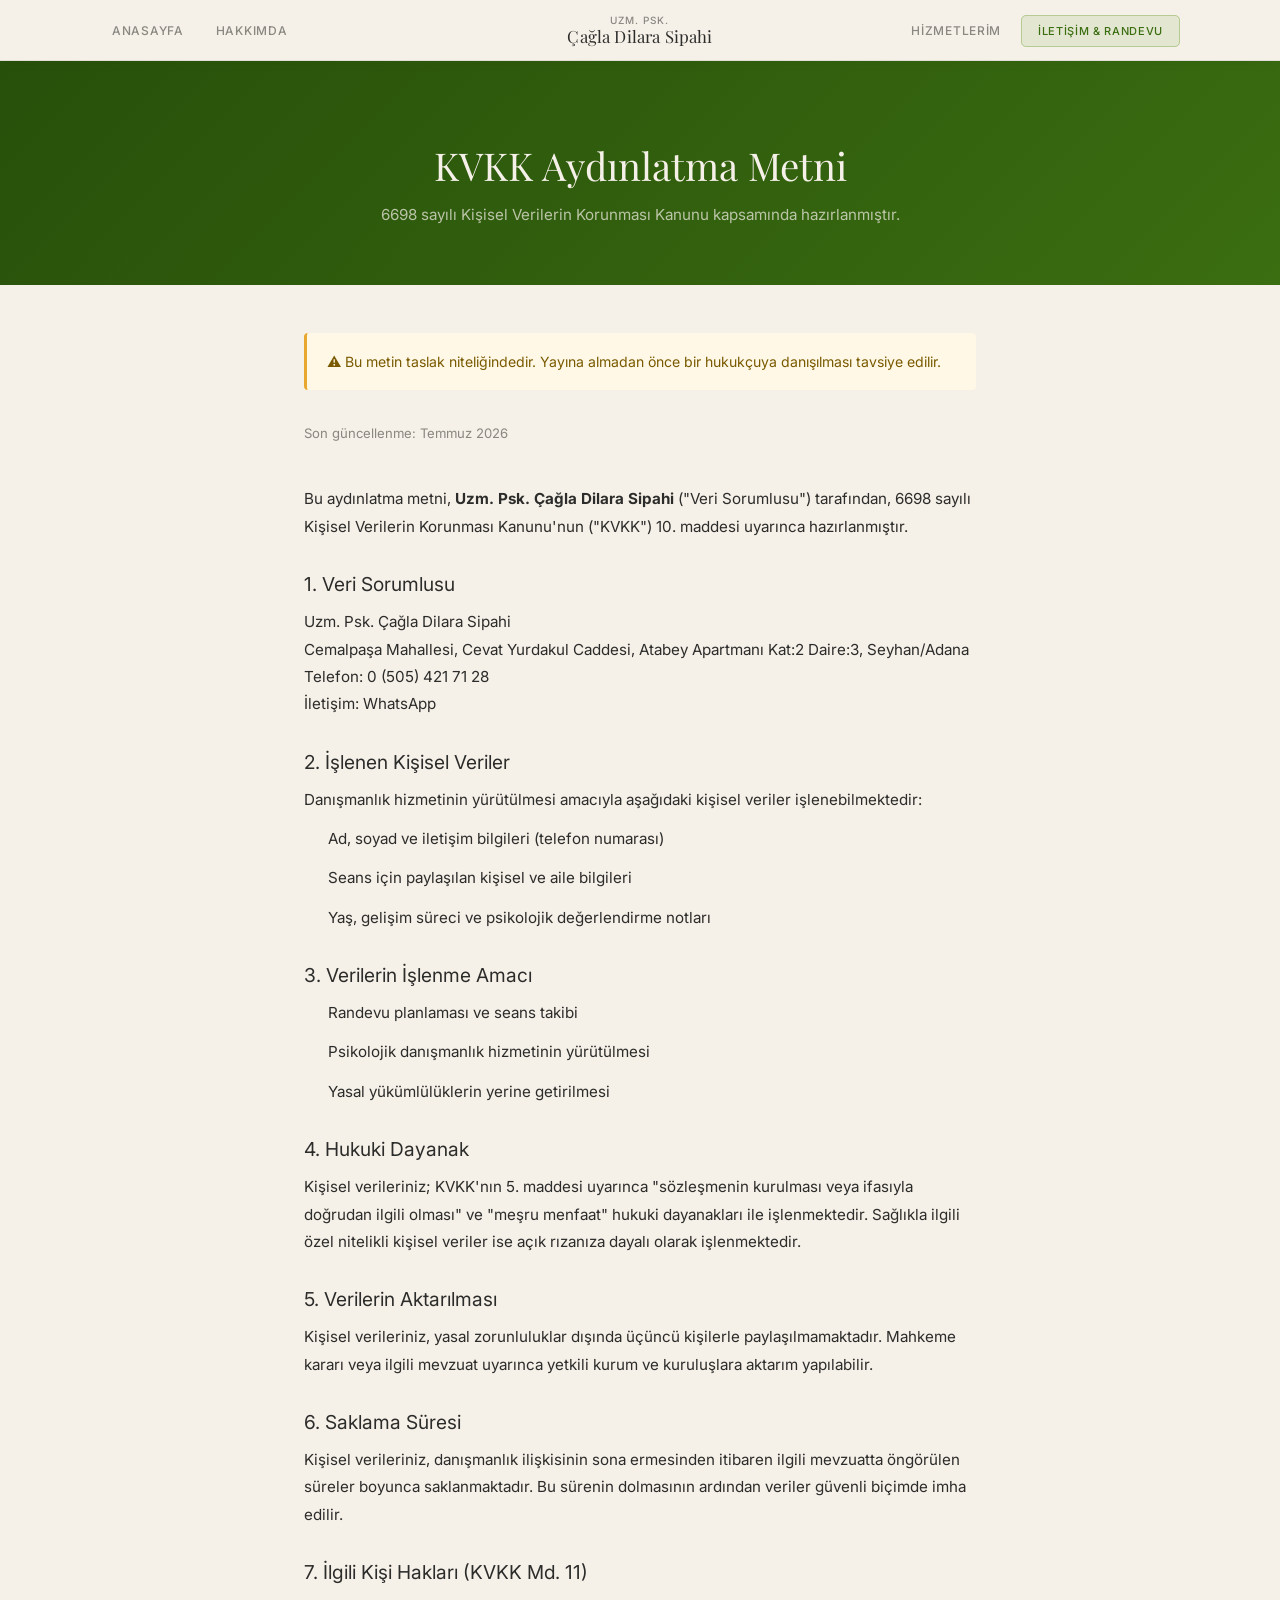
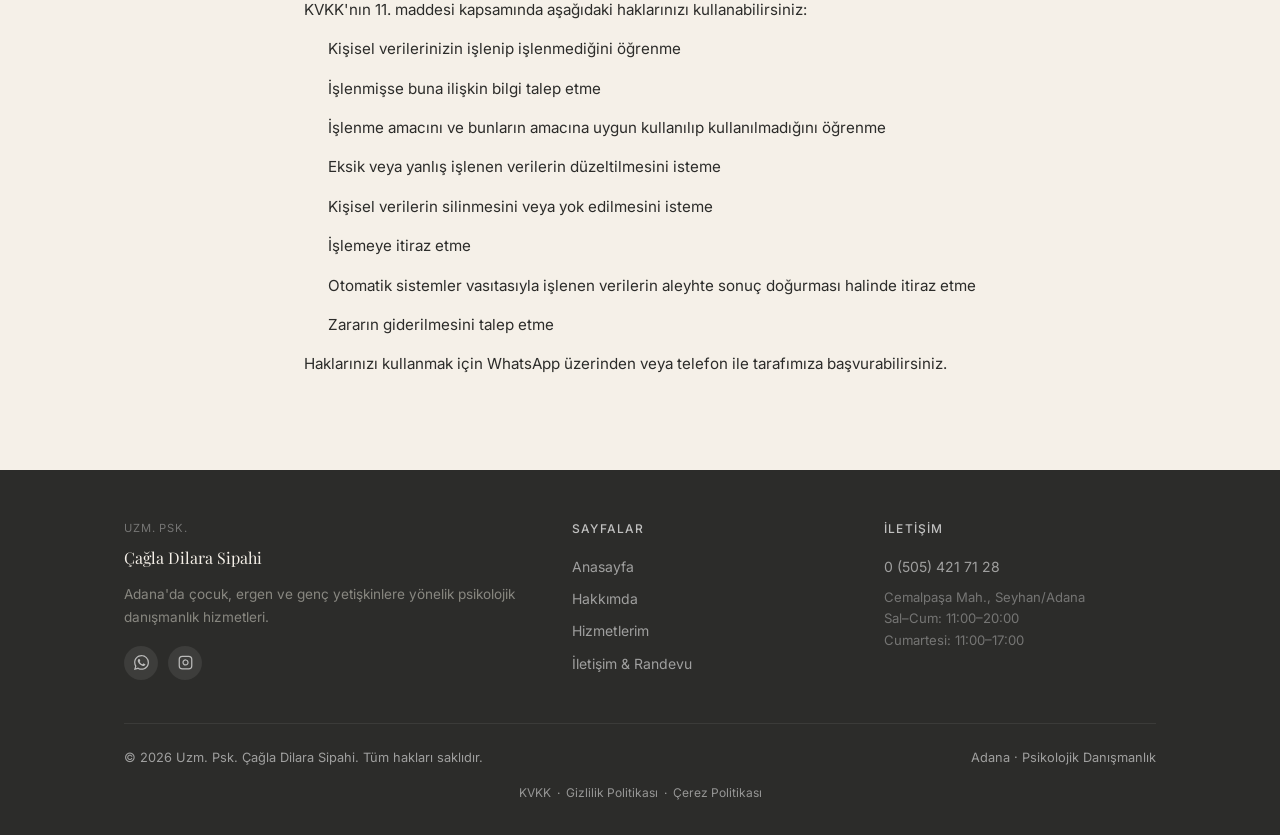
<file: kvkk.html>
<!DOCTYPE html>
<!-- ⚠️ Bu metin taslaktır. Yayına almadan önce hukuki inceleme gereklidir. -->
<html lang="tr">
<head>
  <meta charset="UTF-8">
  <meta name="viewport" content="width=device-width, initial-scale=1.0">
  <title>KVKK Aydınlatma Metni | Uzm. Psk. Çağla Dilara Sipahi</title>
  <meta name="description" content="Uzm. Psk. Çağla Dilara Sipahi KVKK kişisel verilerin korunması aydınlatma metni.">
  <meta name="robots" content="noindex">
  <link rel="preconnect" href="https://fonts.googleapis.com">
  <link rel="preconnect" href="https://fonts.gstatic.com" crossorigin>
  <link href="https://fonts.googleapis.com/css2?family=Playfair+Display:ital,wght@0,400;0,500;1,400&family=Inter:wght@300;400;500&display=swap" rel="stylesheet">
  <link rel="stylesheet" href="style.css?v=2">
  <link rel="canonical" href="https://pskcagladsipahi.com/kvkk">
  <meta property="og:type" content="website">
  <meta property="og:site_name" content="Uzm. Psk. Çağla Dilara Sipahi">
  <meta property="og:title" content="KVKK Aydınlatma Metni | Uzm. Psk. Çağla Dilara Sipahi">
  <meta property="og:url" content="https://pskcagladsipahi.com/kvkk">
  <meta property="og:locale" content="tr_TR">
  <style>
    .legal-content { max-width: 720px; margin: 0 auto; padding: 3rem 1.5rem 5rem; }
    .legal-content h1 { font-family: var(--font-serif); font-size: 2rem; color: var(--heading); margin-bottom: 0.5rem; }
    .legal-content .update-date { font-size: .82rem; color: var(--text-muted); margin-bottom: 2.5rem; }
    .legal-content h2 { font-family: var(--font-serif); font-size: 1.2rem; color: var(--heading); margin: 2rem 0 0.75rem; }
    .legal-content p, .legal-content li { font-size: .95rem; line-height: 1.8; color: var(--text); margin-bottom: .75rem; }
    .legal-content ul { padding-left: 1.5rem; }
    .legal-notice { background: #FFF8E6; border-left: 3px solid var(--accent); padding: 1rem 1.25rem; border-radius: 4px; margin-bottom: 2rem; font-size: .88rem; color: #7A5A00; }
  </style>
</head>
<body>

  <!-- NAVBAR -->
  <nav class="navbar navbar-inner">
    <div class="nav-inner">
      <ul class="nav-left">
        <li><a href="/">Anasayfa</a></li>
        <li><a href="/hakkimda">Hakkımda</a></li>
      </ul>
      <a href="/" class="navbar-brand">
        <span class="brand-label">Uzm. Psk.</span>
        <span class="brand-name">Çağla Dilara Sipahi</span>
      </a>
      <ul class="nav-right">
        <li><a href="/hizmetler" class="nav-link">Hizmetlerim</a></li>
        <li><a href="/iletisim" class="nav-link nav-cta">İletişim &amp; Randevu</a></li>
      </ul>
      <button class="hamburger" id="hamburger" aria-label="Menüyü aç/kapat">
        <span></span><span></span><span></span>
      </button>
    </div>
  </nav>

  <!-- Mobile nav -->
  <div class="nav-links-mobile" id="mobileNav">
    <a href="/">Anasayfa</a>
    <a href="/hakkimda">Hakkımda</a>
    <a href="/hizmetler">Hizmetlerim</a>
    <a href="/iletisim">İletişim &amp; Randevu</a>
  </div>

  <!-- PAGE BANNER -->
  <div class="page-banner">
    <div class="container">
      <h1>KVKK Aydınlatma Metni</h1>
      <p>6698 sayılı Kişisel Verilerin Korunması Kanunu kapsamında hazırlanmıştır.</p>
    </div>
  </div>

  <!-- CONTENT -->
  <main>
    <div class="legal-content">
      <div class="legal-notice">
        ⚠️ Bu metin taslak niteliğindedir. Yayına almadan önce bir hukukçuya danışılması tavsiye edilir.
      </div>

      <p class="update-date">Son güncellenme: Temmuz 2026</p>

      <p>
        Bu aydınlatma metni, <strong>Uzm. Psk. Çağla Dilara Sipahi</strong> ("Veri Sorumlusu") tarafından,
        6698 sayılı Kişisel Verilerin Korunması Kanunu'nun ("KVKK") 10. maddesi uyarınca hazırlanmıştır.
      </p>

      <h2>1. Veri Sorumlusu</h2>
      <p>
        Uzm. Psk. Çağla Dilara Sipahi<br>
        Cemalpaşa Mahallesi, Cevat Yurdakul Caddesi, Atabey Apartmanı Kat:2 Daire:3, Seyhan/Adana<br>
        Telefon: 0 (505) 421 71 28<br>
        İletişim: <a href="https://wa.me/905054217128">WhatsApp</a>
      </p>

      <h2>2. İşlenen Kişisel Veriler</h2>
      <p>Danışmanlık hizmetinin yürütülmesi amacıyla aşağıdaki kişisel veriler işlenebilmektedir:</p>
      <ul>
        <li>Ad, soyad ve iletişim bilgileri (telefon numarası)</li>
        <li>Seans için paylaşılan kişisel ve aile bilgileri</li>
        <li>Yaş, gelişim süreci ve psikolojik değerlendirme notları</li>
      </ul>

      <h2>3. Verilerin İşlenme Amacı</h2>
      <ul>
        <li>Randevu planlaması ve seans takibi</li>
        <li>Psikolojik danışmanlık hizmetinin yürütülmesi</li>
        <li>Yasal yükümlülüklerin yerine getirilmesi</li>
      </ul>

      <h2>4. Hukuki Dayanak</h2>
      <p>
        Kişisel verileriniz; KVKK'nın 5. maddesi uyarınca "sözleşmenin kurulması veya ifasıyla doğrudan
        ilgili olması" ve "meşru menfaat" hukuki dayanakları ile işlenmektedir. Sağlıkla ilgili özel
        nitelikli kişisel veriler ise açık rızanıza dayalı olarak işlenmektedir.
      </p>

      <h2>5. Verilerin Aktarılması</h2>
      <p>
        Kişisel verileriniz, yasal zorunluluklar dışında üçüncü kişilerle paylaşılmamaktadır.
        Mahkeme kararı veya ilgili mevzuat uyarınca yetkili kurum ve kuruluşlara aktarım yapılabilir.
      </p>

      <h2>6. Saklama Süresi</h2>
      <p>
        Kişisel verileriniz, danışmanlık ilişkisinin sona ermesinden itibaren ilgili mevzuatta öngörülen
        süreler boyunca saklanmaktadır. Bu sürenin dolmasının ardından veriler güvenli biçimde imha edilir.
      </p>

      <h2>7. İlgili Kişi Hakları (KVKK Md. 11)</h2>
      <p>KVKK'nın 11. maddesi kapsamında aşağıdaki haklarınızı kullanabilirsiniz:</p>
      <ul>
        <li>Kişisel verilerinizin işlenip işlenmediğini öğrenme</li>
        <li>İşlenmişse buna ilişkin bilgi talep etme</li>
        <li>İşlenme amacını ve bunların amacına uygun kullanılıp kullanılmadığını öğrenme</li>
        <li>Eksik veya yanlış işlenen verilerin düzeltilmesini isteme</li>
        <li>Kişisel verilerin silinmesini veya yok edilmesini isteme</li>
        <li>İşlemeye itiraz etme</li>
        <li>Otomatik sistemler vasıtasıyla işlenen verilerin aleyhte sonuç doğurması halinde itiraz etme</li>
        <li>Zararın giderilmesini talep etme</li>
      </ul>
      <p>
        Haklarınızı kullanmak için <a href="https://wa.me/905054217128">WhatsApp</a> üzerinden
        veya telefon ile tarafımıza başvurabilirsiniz.
      </p>
    </div>
  </main>

  <!-- FOOTER -->
  <footer class="footer">
    <div class="container">
      <div class="footer-grid">
        <div class="footer-brand">
          <span class="brand-label">Uzm. Psk.</span>
          <div class="brand-name">Çağla Dilara Sipahi</div>
          <p>Adana'da çocuk, ergen ve genç yetişkinlere yönelik psikolojik danışmanlık hizmetleri.</p>
          <div class="footer-social">
            <a href="https://wa.me/905054217128" class="social-btn" target="_blank" rel="noopener" aria-label="WhatsApp">
              <svg width="15" height="15" viewBox="0 0 24 24" fill="currentColor"><path d="M17.472 14.382c-.297-.149-1.758-.867-2.03-.967-.273-.099-.471-.148-.67.15-.197.297-.767.966-.94 1.164-.173.199-.347.223-.644.075-.297-.15-1.255-.463-2.39-1.475-.883-.788-1.48-1.761-1.653-2.059-.173-.297-.018-.458.13-.606.134-.133.298-.347.446-.52.149-.174.198-.298.298-.497.099-.198.05-.371-.025-.52-.075-.149-.669-1.612-.916-2.207-.242-.579-.487-.5-.669-.51-.173-.008-.371-.01-.57-.01-.198 0-.52.074-.792.372-.272.297-1.04 1.016-1.04 2.479 0 1.462 1.065 2.875 1.213 3.074.149.198 2.096 3.2 5.077 4.487.709.306 1.262.489 1.694.625.712.227 1.36.195 1.871.118.571-.085 1.758-.719 2.006-1.413.248-.694.248-1.289.173-1.413-.074-.124-.272-.198-.57-.347m-5.421 7.403h-.004a9.87 9.87 0 0 1-5.031-1.378l-.361-.214-3.741.982.998-3.648-.235-.374a9.86 9.86 0 0 1-1.51-5.26c.001-5.45 4.436-9.884 9.888-9.884 2.64 0 5.122 1.03 6.988 2.898a9.825 9.825 0 0 1 2.893 6.994c-.003 5.45-4.437 9.884-9.885 9.884m8.413-18.297A11.815 11.815 0 0 0 12.05 0C5.495 0 .16 5.335.157 11.892c0 2.096.547 4.142 1.588 5.945L.057 24l6.305-1.654a11.882 11.882 0 0 0 5.683 1.448h.005c6.554 0 11.89-5.335 11.893-11.893a11.821 11.821 0 0 0-3.48-8.413z"/></svg>
            </a>
            <a href="https://www.instagram.com/uzm.psk.cagladsipahi/" class="social-btn" target="_blank" rel="noopener" aria-label="Instagram">
              <svg width="15" height="15" viewBox="0 0 24 24" fill="none" stroke="currentColor" stroke-width="2"><rect x="2" y="2" width="20" height="20" rx="5"/><path d="M16 11.37A4 4 0 1 1 12.63 8 4 4 0 0 1 16 11.37z"/><line x1="17.5" y1="6.5" x2="17.51" y2="6.5"/></svg>
            </a>
          </div>
        </div>
        <div>
          <h5>Sayfalar</h5>
          <ul>
            <li><a href="/">Anasayfa</a></li>
            <li><a href="/hakkimda">Hakkımda</a></li>
            <li><a href="/hizmetler">Hizmetlerim</a></li>
            <li><a href="/iletisim">İletişim &amp; Randevu</a></li>
          </ul>
        </div>
        <div>
          <h5>İletişim</h5>
          <ul>
            <li><a href="tel:+905054217128">0 (505) 421 71 28</a></li>
            <li style="color:rgba(255,255,255,.35); font-size:.82rem; margin-top:.5rem; line-height:1.65">
              Cemalpaşa Mah., Seyhan/Adana<br>
              Sal–Cum: 11:00–20:00<br>
              Cumartesi: 11:00–17:00
            </li>
          </ul>
        </div>
      </div>
      <div class="footer-bottom">
        <span>&copy; <span id="footer-year">2026</span> Uzm. Psk. Çağla Dilara Sipahi. Tüm hakları saklıdır.</span>
        <span>Adana · Psikolojik Danışmanlık</span>
      </div>
      <div style="text-align:center; padding-top:.75rem; font-size:.75rem;">
        <a href="/kvkk" style="color:rgba(255,255,255,.5); text-decoration:none;">KVKK</a>
        &nbsp;·&nbsp;
        <a href="/gizlilik-politikasi" style="color:rgba(255,255,255,.5); text-decoration:none;">Gizlilik Politikası</a>
        &nbsp;·&nbsp;
        <a href="/cerez-politikasi" style="color:rgba(255,255,255,.5); text-decoration:none;">Çerez Politikası</a>
      </div>
    </div>
  </footer>

  <script>
    const hamburger = document.getElementById('hamburger');
    const mobileNav = document.getElementById('mobileNav');
    hamburger.addEventListener('click', () => mobileNav.classList.toggle('open'));
    mobileNav.querySelectorAll('a').forEach(a => a.addEventListener('click', () => mobileNav.classList.remove('open')));
    document.getElementById('footer-year').textContent = new Date().getFullYear();
  </script>
</body>
</html>
</file>
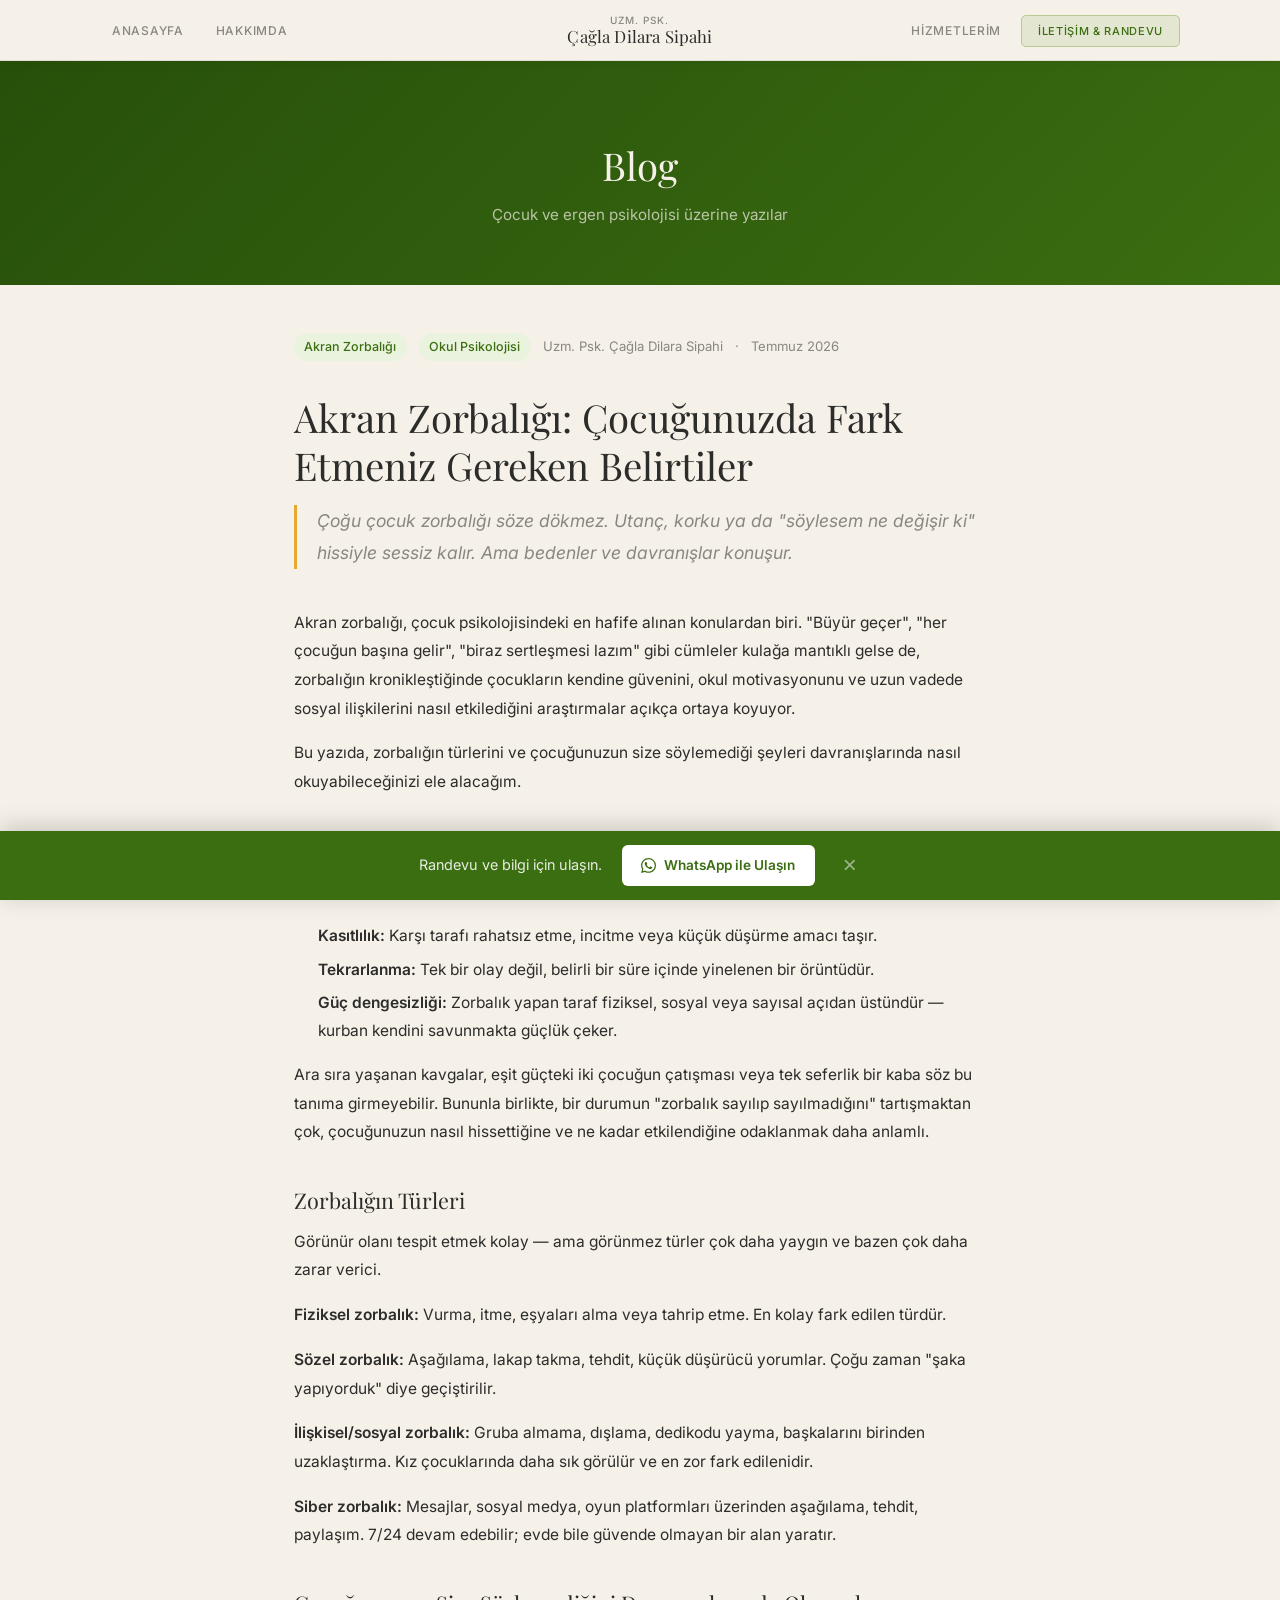
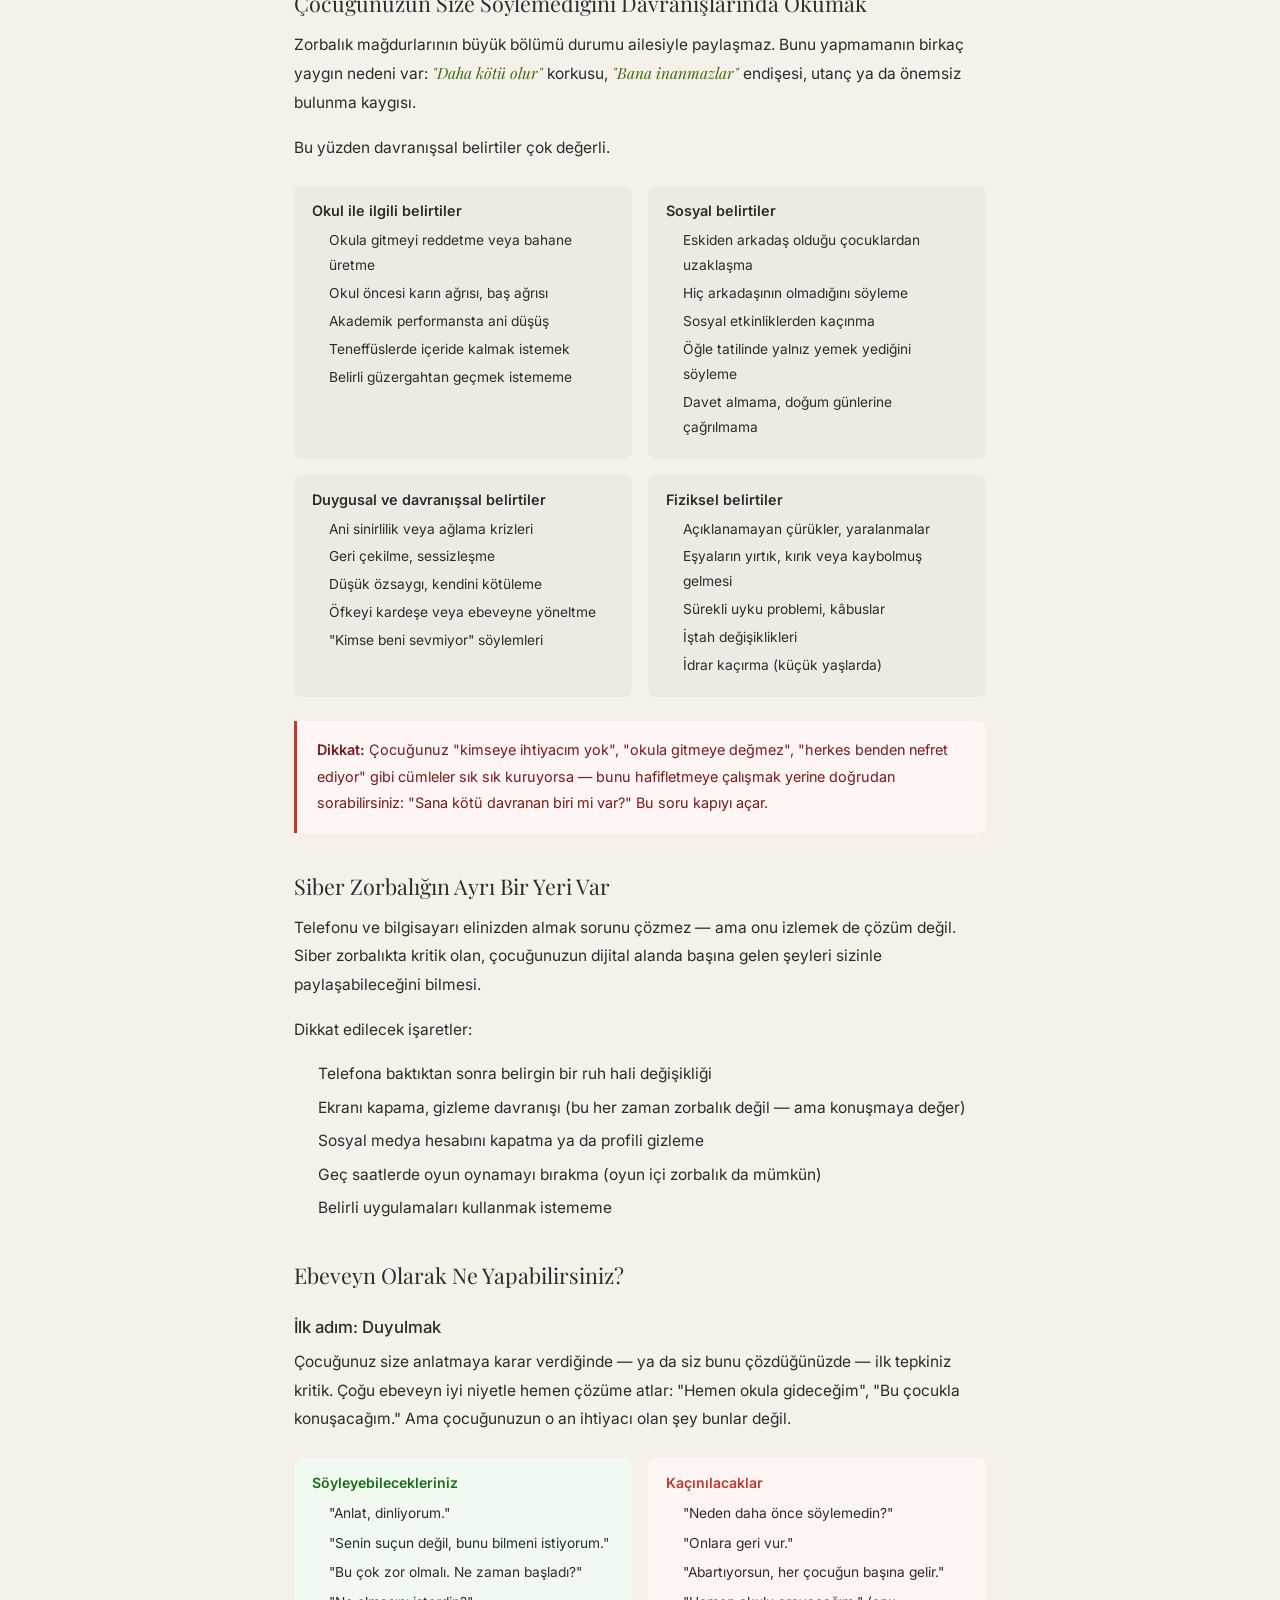
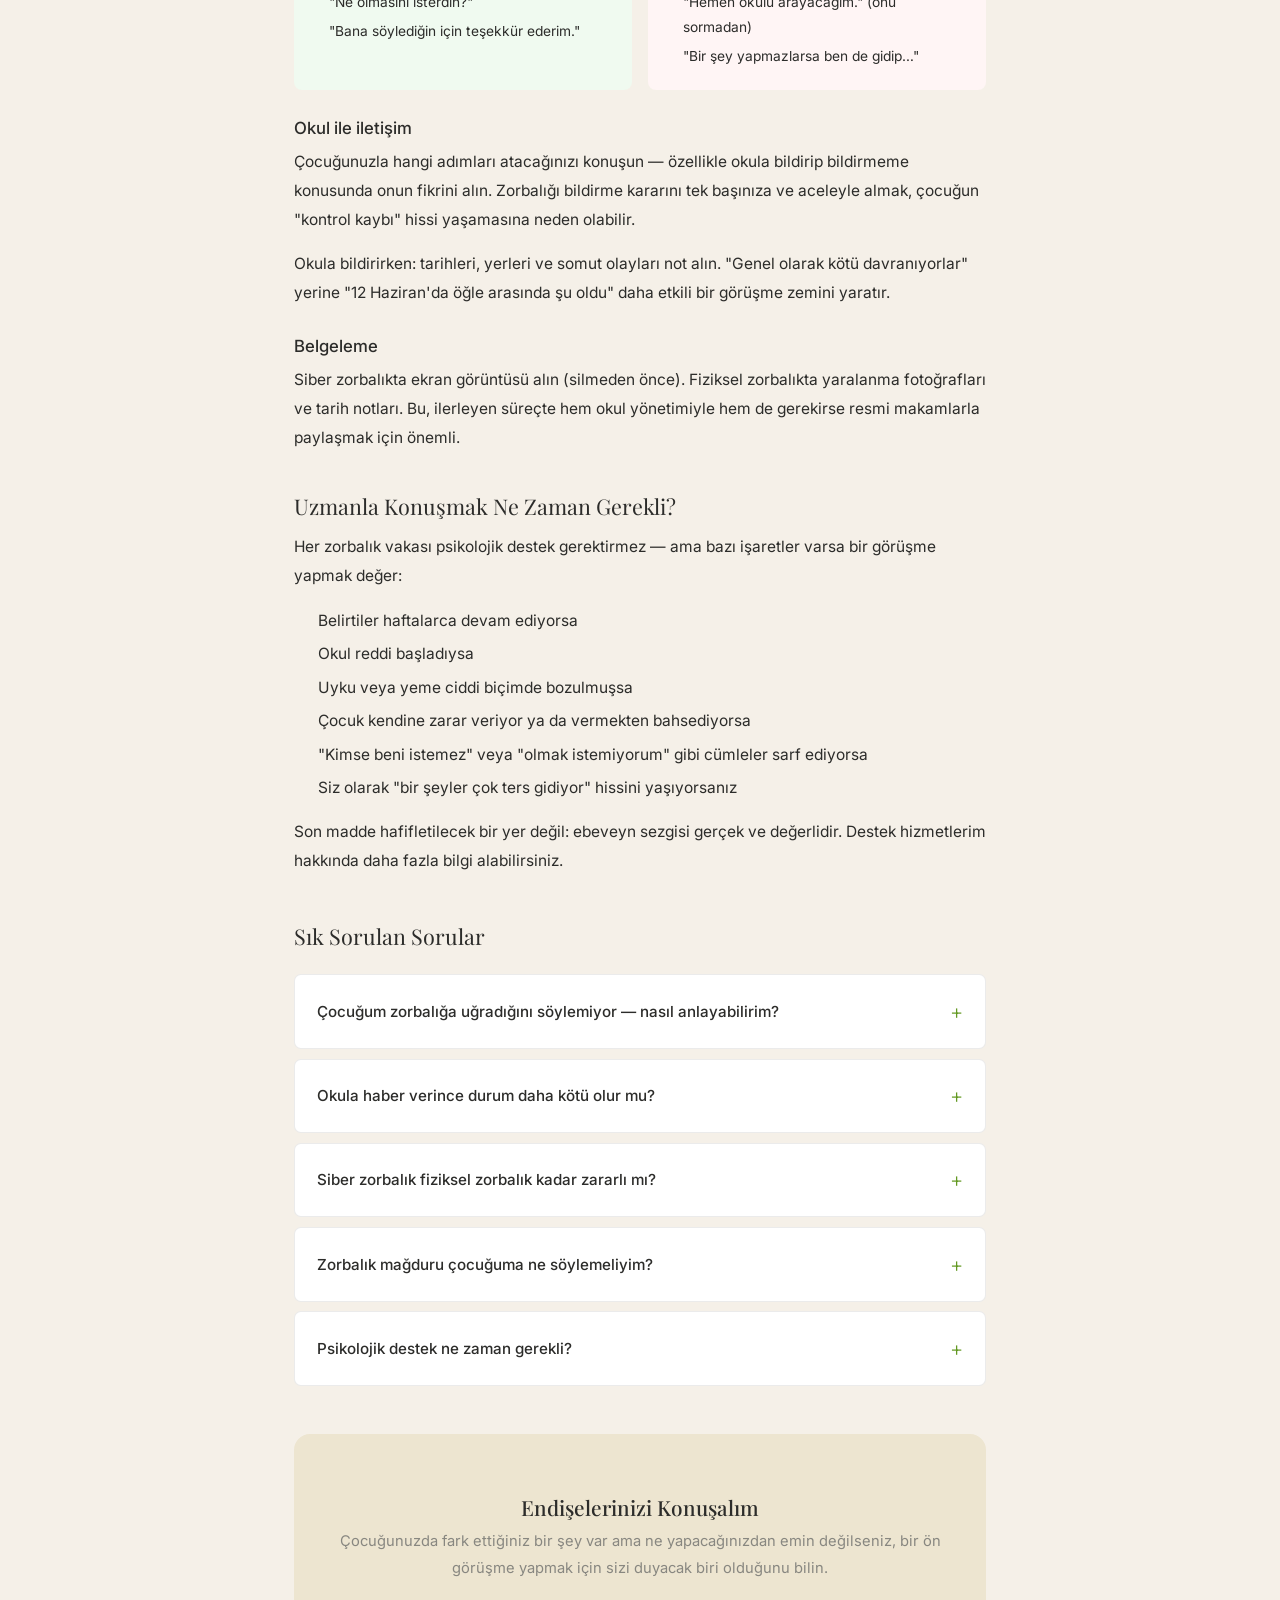
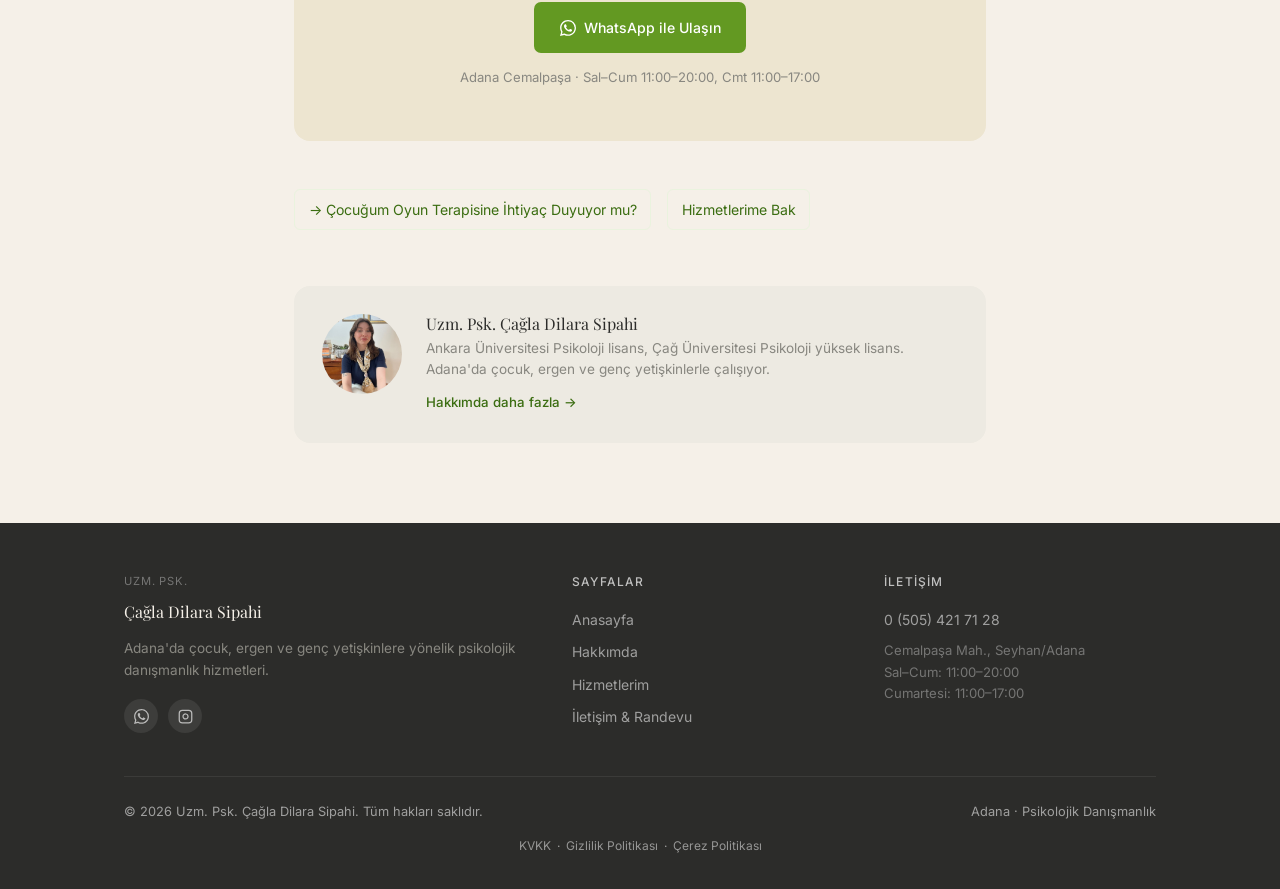
<file: blog/akran-zorbaligi-belirtileri.html>
<!DOCTYPE html>
<html lang="tr">
<head>
  <meta charset="UTF-8">
  <meta name="viewport" content="width=device-width, initial-scale=1.0">
  <title>Akran Zorbalığı: Çocuğunuzda Fark Etmeniz Gereken Belirtiler | Adana Çocuk Psikoloğu</title>
  <meta name="description" content="Akran zorbalığı her zaman gözle görünmez. Çocuğunuzun size söyleyemediği şeyleri davranışları anlatıyor olabilir. Ebeveynler için kapsamlı rehber.">
  <link rel="preconnect" href="https://fonts.googleapis.com">
  <link rel="preconnect" href="https://fonts.gstatic.com" crossorigin>
  <link href="https://fonts.googleapis.com/css2?family=Playfair+Display:ital,wght@0,400;0,500;1,400&family=Inter:wght@300;400;500&display=swap" rel="stylesheet">
  <link rel="stylesheet" href="../style.css?v=2">
  <link rel="canonical" href="https://pskcagladsipahi.com/blog/akran-zorbaligi-belirtileri">
  <meta property="og:type" content="article">
  <meta property="og:site_name" content="Uzm. Psk. Çağla Dilara Sipahi">
  <meta property="og:title" content="Akran Zorbalığı: Çocuğunuzda Fark Etmeniz Gereken Belirtiler">
  <meta property="og:description" content="Akran zorbalığı her zaman gözle görünmez. Çocuğunuzun size söyleyemediği şeyleri davranışları anlatıyor olabilir. Ebeveynler için kapsamlı rehber.">
  <meta property="og:url" content="https://pskcagladsipahi.com/blog/akran-zorbaligi-belirtileri">
  <meta property="og:image" content="https://pskcagladsipahi.com/adana-psikolog-ofis.jpg">
  <meta property="og:image:width" content="1200">
  <meta property="og:image:height" content="800">
  <meta property="og:locale" content="tr_TR">
  <meta property="article:author" content="Uzm. Psk. Çağla Dilara Sipahi">
  <meta property="article:published_time" content="2026-07-15">
  <meta name="twitter:card" content="summary_large_image">

  <script type="application/ld+json">
  {
    "@context": "https://schema.org",
    "@type": "BlogPosting",
    "headline": "Akran Zorbalığı: Çocuğunuzda Fark Etmeniz Gereken Belirtiler",
    "description": "Akran zorbalığı her zaman gözle görünmez. Çocuğunuzun size söyleyemediği şeyleri davranışları anlatıyor olabilir.",
    "url": "https://pskcagladsipahi.com/blog/akran-zorbaligi-belirtileri",
    "datePublished": "2026-07-15",
    "dateModified": "2026-07-15",
    "author": {
      "@type": "Person",
      "name": "Çağla Dilara Sipahi",
      "url": "https://pskcagladsipahi.com/hakkimda",
      "jobTitle": "Uzman Psikolog",
      "alumniOf": [
        {"@type": "CollegeOrUniversity", "name": "Ankara Üniversitesi"},
        {"@type": "CollegeOrUniversity", "name": "Çağ Üniversitesi"}
      ]
    },
    "publisher": {
      "@type": "Organization",
      "name": "Uzm. Psk. Çağla Dilara Sipahi",
      "url": "https://pskcagladsipahi.com"
    },
    "inLanguage": "tr",
    "keywords": ["akran zorbalığı", "çocuk zorbalığı belirtileri", "bullying", "okul zorbalığı", "siber zorbalık", "Adana çocuk psikoloğu"]
  }
  </script>
  <script type="application/ld+json">
  {
    "@context": "https://schema.org",
    "@type": "FAQPage",
    "mainEntity": [
      {
        "@type": "Question",
        "name": "Çocuğum zorbalığa uğradığını söylemiyor — nasıl anlayabilirim?",
        "acceptedAnswer": {
          "@type": "Answer",
          "text": "Çoğu çocuk utanç, korku veya \"kimse inanmaz\" endişesiyle bunu saklıyor. Davranışsal belirtilere bakın: okula gitmek istememe, iştah değişikliği, uyku sorunu, sosyal geri çekilme, açıklanamayan fiziksel şikayetler. Bunlar birlikte görüldüğünde dikkate alınmalıdır."
        }
      },
      {
        "@type": "Question",
        "name": "Okula haber verince durum daha kötü olur mu?",
        "acceptedAnswer": {
          "@type": "Answer",
          "text": "Bu endişe çok yaygın ve tamamen anlaşılır. Okul yönetimiyle nasıl, ne zaman ve ne söyleyeceğinizi planlamak önemli. Bir uzmanla önce strateji konuşmak, hem sizin hem çocuğunuzun güvende hissetmesini sağlar."
        }
      },
      {
        "@type": "Question",
        "name": "Siber zorbalık fiziksel zorbalık kadar zararlı mı?",
        "acceptedAnswer": {
          "@type": "Answer",
          "text": "Evet — hatta bazı boyutlarda daha zorlu. Fiziksel alanda okulu bitince ev güvenlidir; siber zorbalık eve kadar gelir, 7/24 devam edebilir ve çoğu zaman anonim kalır. Sosyal dışlanma ve aşağılanma çok geniş bir kitleye anında yayılabilir."
        }
      },
      {
        "@type": "Question",
        "name": "Zorbalık mağduru çocuğuma ne söylemeliyim?",
        "acceptedAnswer": {
          "@type": "Answer",
          "text": "\"Senin suçun değil\" cümlesi gerçekten önemli. Çözüme değil, hissettiklerine yönelin: \"Çok zor olmalı, anlat.\" Hemen \"neden söylemedin\" diye sormak çocuğu kapanmaya iter. Onu duyduğunuzu hissettirmek, çözümden önce gelir."
        }
      },
      {
        "@type": "Question",
        "name": "Psikolojik destek ne zaman gerekli?",
        "acceptedAnswer": {
          "@type": "Answer",
          "text": "Çocuğunuzda değişiklikler birkaç haftayı aştıysa, okul reddi başladıysa, uyku veya yeme ciddi biçimde bozulmuşsa ya da kendinizi \"bir şeyler ters gidiyor\" diye hissediyorsanız, bir ön görüşme yapmak için yeterli sebep var."
        }
      }
    ]
  }
  </script>

  <style>
    .blog-post { max-width: 740px; margin: 0 auto; padding: 3rem 1.5rem 5rem; }
    .blog-meta { display: flex; align-items: center; gap: .75rem; font-size: .82rem; color: var(--text-muted); margin-bottom: 2rem; flex-wrap: wrap; }
    .blog-meta .tag { background: var(--primary-light); color: var(--primary-dark); padding: .2rem .65rem; border-radius: 20px; font-size: .78rem; font-weight: 500; }
    .blog-post h1 { font-family: var(--font-display); font-size: clamp(1.7rem, 3.5vw, 2.4rem); font-weight: 400; color: var(--heading); line-height: 1.25; margin-bottom: 1rem; }
    .blog-post .lead { font-size: 1.1rem; color: var(--text-muted); line-height: 1.8; margin-bottom: 2.5rem; border-left: 3px solid var(--accent); padding-left: 1.25rem; font-style: italic; }
    .blog-post h2 { font-family: var(--font-display); font-size: 1.35rem; color: var(--heading); margin: 2.5rem 0 .85rem; }
    .blog-post h3 { font-family: var(--font-serif); font-size: 1.05rem; color: var(--heading); margin: 1.75rem 0 .6rem; font-weight: 500; }
    .blog-post p { font-size: .97rem; line-height: 1.85; color: var(--text); margin-bottom: 1rem; }
    .blog-post ul, .blog-post ol { padding-left: 1.5rem; margin-bottom: 1rem; }
    .blog-post li { font-size: .97rem; line-height: 1.8; color: var(--text); margin-bottom: .35rem; }
    .blog-post strong { color: var(--heading); font-weight: 600; }
    .blog-post em { color: var(--primary-dark); }
    .blog-post blockquote { background: var(--bg-alt); border-left: 3px solid var(--accent); padding: 1.1rem 1.4rem; border-radius: 0 8px 8px 0; margin: 1.5rem 0; font-size: .93rem; color: var(--text-muted); }
    .signal-grid { display: grid; grid-template-columns: 1fr 1fr; gap: 1rem; margin: 1.5rem 0; }
    .signal-card { background: var(--bg-alt); border-radius: 8px; padding: 1rem 1.1rem; }
    .signal-card h4 { font-family: var(--font-serif); font-size: .9rem; color: var(--heading); margin: 0 0 .5rem; font-weight: 600; }
    .signal-card ul { padding-left: 1.1rem; margin: 0; }
    .signal-card li { font-size: .86rem; color: var(--text); margin-bottom: .2rem; }
    .warning-box { background: #FFF5F5; border-left: 3px solid #C0392B; padding: 1rem 1.25rem; border-radius: 0 8px 8px 0; margin: 1.5rem 0; }
    .warning-box p { font-size: .9rem; color: #7B1A1A; margin: 0; }
    .do-dont { display: grid; grid-template-columns: 1fr 1fr; gap: 1rem; margin: 1.5rem 0; }
    .do-box { background: #F0FAF0; border-radius: 8px; padding: 1rem 1.1rem; }
    .dont-box { background: #FFF5F5; border-radius: 8px; padding: 1rem 1.1rem; }
    .do-box h4 { color: #1A6B1A; font-size: .88rem; margin: 0 0 .6rem; font-weight: 600; }
    .dont-box h4 { color: #C0392B; font-size: .88rem; margin: 0 0 .6rem; font-weight: 600; }
    .do-box li, .dont-box li { font-size: .86rem; margin-bottom: .3rem; }
    .do-box ul, .dont-box ul { padding-left: 1.1rem; margin: 0; }
    .cta-box { background: var(--bg-bej); border-radius: var(--radius-lg); padding: 2rem 2.5rem; text-align: center; margin: 3rem 0; }
    .cta-box h3 { font-family: var(--font-display); font-size: 1.3rem; color: var(--heading); margin-bottom: .5rem; }
    .cta-box p { color: var(--text-muted); margin-bottom: 1.25rem; font-size: .92rem; }
    .faq-section { margin-top: 3rem; }
    .faq-section h2 { font-family: var(--font-display); font-size: 1.35rem; color: var(--heading); margin-bottom: 1.5rem; }
    .author-box { display: flex; gap: 1.5rem; align-items: flex-start; background: var(--bg-alt); border-radius: var(--radius-lg); padding: 1.75rem; margin-top: 3.5rem; }
    .author-box img { width: 80px; height: 80px; border-radius: 50%; object-fit: cover; flex-shrink: 0; }
    .author-box .author-info h4 { font-family: var(--font-display); font-size: 1rem; color: var(--heading); margin: 0 0 .25rem; font-weight: 400; }
    .author-box .author-info p { font-size: .85rem; color: var(--text-muted); margin: 0 0 .5rem; line-height: 1.6; }
    .author-box .author-info a { font-size: .83rem; color: var(--primary-dark); font-weight: 500; }
    .blog-nav-links { display: flex; gap: 1rem; margin-top: 2rem; flex-wrap: wrap; }
    .blog-nav-links a { font-size: .88rem; color: var(--primary-dark); border: 1px solid var(--primary-light); border-radius: 6px; padding: .4rem .85rem; text-decoration: none; transition: background var(--trans); }
    .blog-nav-links a:hover { background: var(--primary-light); }
    @media (max-width: 580px) {
      .signal-grid, .do-dont { grid-template-columns: 1fr; }
      .author-box { flex-direction: column; }
      .cta-box { padding: 1.5rem 1.25rem; }
    }
  </style>
</head>
<body>

  <!-- NAVBAR -->
  <nav class="navbar navbar-inner">
    <div class="nav-inner">
      <ul class="nav-left">
        <li><a href="/">Anasayfa</a></li>
        <li><a href="/hakkimda">Hakkımda</a></li>
      </ul>
      <a href="/" class="navbar-brand">
        <span class="brand-label">Uzm. Psk.</span>
        <span class="brand-name">Çağla Dilara Sipahi</span>
      </a>
      <ul class="nav-right">
        <li><a href="/hizmetler" class="nav-link">Hizmetlerim</a></li>
        <li><a href="/iletisim" class="nav-link nav-cta">İletişim &amp; Randevu</a></li>
      </ul>
      <button class="hamburger" id="hamburger" aria-label="Menüyü aç/kapat">
        <span></span><span></span><span></span>
      </button>
    </div>
  </nav>

  <div class="nav-links-mobile" id="mobileNav">
    <a href="/">Anasayfa</a>
    <a href="/hakkimda">Hakkımda</a>
    <a href="/hizmetler">Hizmetlerim</a>
    <a href="/iletisim">İletişim &amp; Randevu</a>
  </div>

  <div class="page-banner">
    <div class="container">
      <h1>Blog</h1>
      <p>Çocuk ve ergen psikolojisi üzerine yazılar</p>
    </div>
  </div>

  <main>
    <article class="blog-post">

      <div class="blog-meta">
        <span class="tag">Akran Zorbalığı</span>
        <span class="tag">Okul Psikolojisi</span>
        <span>Uzm. Psk. Çağla Dilara Sipahi</span>
        <span>·</span>
        <time datetime="2026-07-15">Temmuz 2026</time>
      </div>

      <h1>Akran Zorbalığı: Çocuğunuzda Fark Etmeniz Gereken Belirtiler</h1>

      <p class="lead">Çoğu çocuk zorbalığı söze dökmez. Utanç, korku ya da "söylesem ne değişir ki" hissiyle sessiz kalır. Ama bedenler ve davranışlar konuşur.</p>

      <p>Akran zorbalığı, çocuk psikolojisindeki en hafife alınan konulardan biri. "Büyür geçer", "her çocuğun başına gelir", "biraz sertleşmesi lazım" gibi cümleler kulağa mantıklı gelse de, zorbalığın kronikleştiğinde çocukların kendine güvenini, okul motivasyonunu ve uzun vadede sosyal ilişkilerini nasıl etkilediğini araştırmalar açıkça ortaya koyuyor.</p>
      <p>Bu yazıda, zorbalığın türlerini ve çocuğunuzun size söylemediği şeyleri davranışlarında nasıl okuyabileceğinizi ele alacağım.</p>

      <h2>Zorbalık Nedir, Ne Değildir?</h2>
      <p>Her çocuklar arası çatışma zorbalık değildir. Zorbalığın üç temel özelliği vardır:</p>
      <ul>
        <li><strong>Kasıtlılık:</strong> Karşı tarafı rahatsız etme, incitme veya küçük düşürme amacı taşır.</li>
        <li><strong>Tekrarlanma:</strong> Tek bir olay değil, belirli bir süre içinde yinelenen bir örüntüdür.</li>
        <li><strong>Güç dengesizliği:</strong> Zorbalık yapan taraf fiziksel, sosyal veya sayısal açıdan üstündür — kurban kendini savunmakta güçlük çeker.</li>
      </ul>
      <p>Ara sıra yaşanan kavgalar, eşit güçteki iki çocuğun çatışması veya tek seferlik bir kaba söz bu tanıma girmeyebilir. Bununla birlikte, bir durumun "zorbalık sayılıp sayılmadığını" tartışmaktan çok, çocuğunuzun nasıl hissettiğine ve ne kadar etkilendiğine odaklanmak daha anlamlı.</p>

      <h2>Zorbalığın Türleri</h2>
      <p>Görünür olanı tespit etmek kolay — ama görünmez türler çok daha yaygın ve bazen çok daha zarar verici.</p>

      <p><strong>Fiziksel zorbalık:</strong> Vurma, itme, eşyaları alma veya tahrip etme. En kolay fark edilen türdür.</p>

      <p><strong>Sözel zorbalık:</strong> Aşağılama, lakap takma, tehdit, küçük düşürücü yorumlar. Çoğu zaman "şaka yapıyorduk" diye geçiştirilir.</p>

      <p><strong>İlişkisel/sosyal zorbalık:</strong> Gruba almama, dışlama, dedikodu yayma, başkalarını birinden uzaklaştırma. Kız çocuklarında daha sık görülür ve en zor fark edilenidir.</p>

      <p><strong>Siber zorbalık:</strong> Mesajlar, sosyal medya, oyun platformları üzerinden aşağılama, tehdit, paylaşım. 7/24 devam edebilir; evde bile güvende olmayan bir alan yaratır.</p>

      <h2>Çocuğunuzun Size Söylemediğini Davranışlarında Okumak</h2>
      <p>Zorbalık mağdurlarının büyük bölümü durumu ailesiyle paylaşmaz. Bunu yapmamanın birkaç yaygın nedeni var: <em>"Daha kötü olur"</em> korkusu, <em>"Bana inanmazlar"</em> endişesi, utanç ya da önemsiz bulunma kaygısı.</p>
      <p>Bu yüzden davranışsal belirtiler çok değerli.</p>

      <div class="signal-grid">
        <div class="signal-card">
          <h4>Okul ile ilgili belirtiler</h4>
          <ul>
            <li>Okula gitmeyi reddetme veya bahane üretme</li>
            <li>Okul öncesi karın ağrısı, baş ağrısı</li>
            <li>Akademik performansta ani düşüş</li>
            <li>Teneffüslerde içeride kalmak istemek</li>
            <li>Belirli güzergahtan geçmek istememe</li>
          </ul>
        </div>
        <div class="signal-card">
          <h4>Sosyal belirtiler</h4>
          <ul>
            <li>Eskiden arkadaş olduğu çocuklardan uzaklaşma</li>
            <li>Hiç arkadaşının olmadığını söyleme</li>
            <li>Sosyal etkinliklerden kaçınma</li>
            <li>Öğle tatilinde yalnız yemek yediğini söyleme</li>
            <li>Davet almama, doğum günlerine çağrılmama</li>
          </ul>
        </div>
        <div class="signal-card">
          <h4>Duygusal ve davranışsal belirtiler</h4>
          <ul>
            <li>Ani sinirlilik veya ağlama krizleri</li>
            <li>Geri çekilme, sessizleşme</li>
            <li>Düşük özsaygı, kendini kötüleme</li>
            <li>Öfkeyi kardeşe veya ebeveyne yöneltme</li>
            <li>"Kimse beni sevmiyor" söylemleri</li>
          </ul>
        </div>
        <div class="signal-card">
          <h4>Fiziksel belirtiler</h4>
          <ul>
            <li>Açıklanamayan çürükler, yaralanmalar</li>
            <li>Eşyaların yırtık, kırık veya kaybolmuş gelmesi</li>
            <li>Sürekli uyku problemi, kâbuslar</li>
            <li>İştah değişiklikleri</li>
            <li>İdrar kaçırma (küçük yaşlarda)</li>
          </ul>
        </div>
      </div>

      <div class="warning-box">
        <p><strong>Dikkat:</strong> Çocuğunuz "kimseye ihtiyacım yok", "okula gitmeye değmez", "herkes benden nefret ediyor" gibi cümleler sık sık kuruyorsa — bunu hafifletmeye çalışmak yerine doğrudan sorabilirsiniz: "Sana kötü davranan biri mi var?" Bu soru kapıyı açar.</p>
      </div>

      <h2>Siber Zorbalığın Ayrı Bir Yeri Var</h2>
      <p>Telefonu ve bilgisayarı elinizden almak sorunu çözmez — ama onu izlemek de çözüm değil. Siber zorbalıkta kritik olan, çocuğunuzun dijital alanda başına gelen şeyleri sizinle paylaşabileceğini bilmesi.</p>
      <p>Dikkat edilecek işaretler:</p>
      <ul>
        <li>Telefona baktıktan sonra belirgin bir ruh hali değişikliği</li>
        <li>Ekranı kapama, gizleme davranışı (bu her zaman zorbalık değil — ama konuşmaya değer)</li>
        <li>Sosyal medya hesabını kapatma ya da profili gizleme</li>
        <li>Geç saatlerde oyun oynamayı bırakma (oyun içi zorbalık da mümkün)</li>
        <li>Belirli uygulamaları kullanmak istememe</li>
      </ul>

      <h2>Ebeveyn Olarak Ne Yapabilirsiniz?</h2>

      <h3>İlk adım: Duyulmak</h3>
      <p>Çocuğunuz size anlatmaya karar verdiğinde — ya da siz bunu çözdüğünüzde — ilk tepkiniz kritik. Çoğu ebeveyn iyi niyetle hemen çözüme atlar: "Hemen okula gideceğim", "Bu çocukla konuşacağım." Ama çocuğunuzun o an ihtiyacı olan şey bunlar değil.</p>

      <div class="do-dont">
        <div class="do-box">
          <h4>Söyleyebilecekleriniz</h4>
          <ul>
            <li>"Anlat, dinliyorum."</li>
            <li>"Senin suçun değil, bunu bilmeni istiyorum."</li>
            <li>"Bu çok zor olmalı. Ne zaman başladı?"</li>
            <li>"Ne olmasını isterdin?"</li>
            <li>"Bana söylediğin için teşekkür ederim."</li>
          </ul>
        </div>
        <div class="dont-box">
          <h4>Kaçınılacaklar</h4>
          <ul>
            <li>"Neden daha önce söylemedin?"</li>
            <li>"Onlara geri vur."</li>
            <li>"Abartıyorsun, her çocuğun başına gelir."</li>
            <li>"Hemen okulu arayacağım." (onu sormadan)</li>
            <li>"Bir şey yapmazlarsa ben de gidip…"</li>
          </ul>
        </div>
      </div>

      <h3>Okul ile iletişim</h3>
      <p>Çocuğunuzla hangi adımları atacağınızı konuşun — özellikle okula bildirip bildirmeme konusunda onun fikrini alın. Zorbalığı bildirme kararını tek başınıza ve aceleyle almak, çocuğun "kontrol kaybı" hissi yaşamasına neden olabilir.</p>
      <p>Okula bildirirken: tarihleri, yerleri ve somut olayları not alın. "Genel olarak kötü davranıyorlar" yerine "12 Haziran'da öğle arasında şu oldu" daha etkili bir görüşme zemini yaratır.</p>

      <h3>Belgeleme</h3>
      <p>Siber zorbalıkta ekran görüntüsü alın (silmeden önce). Fiziksel zorbalıkta yaralanma fotoğrafları ve tarih notları. Bu, ilerleyen süreçte hem okul yönetimiyle hem de gerekirse resmi makamlarla paylaşmak için önemli.</p>

      <h2>Uzmanla Konuşmak Ne Zaman Gerekli?</h2>
      <p>Her zorbalık vakası psikolojik destek gerektirmez — ama bazı işaretler varsa bir görüşme yapmak değer:</p>
      <ul>
        <li>Belirtiler haftalarca devam ediyorsa</li>
        <li>Okul reddi başladıysa</li>
        <li>Uyku veya yeme ciddi biçimde bozulmuşsa</li>
        <li>Çocuk kendine zarar veriyor ya da vermekten bahsediyorsa</li>
        <li>"Kimse beni istemez" veya "olmak istemiyorum" gibi cümleler sarf ediyorsa</li>
        <li>Siz olarak "bir şeyler çok ters gidiyor" hissini yaşıyorsanız</li>
      </ul>
      <p>Son madde hafifletilecek bir yer değil: ebeveyn sezgisi gerçek ve değerlidir. <a href="/hizmetler">Destek hizmetlerim</a> hakkında daha fazla bilgi alabilirsiniz.</p>

      <div class="faq-section">
        <h2>Sık Sorulan Sorular</h2>

        <div class="faq-list">
          <details class="faq-item">
            <summary>Çocuğum zorbalığa uğradığını söylemiyor — nasıl anlayabilirim?</summary>
            <p>Çoğu çocuk utanç, korku veya "kimse inanmaz" endişesiyle bunu saklıyor. Davranışsal belirtilere bakın: okula gitmek istememe, iştah değişikliği, uyku sorunu, sosyal geri çekilme, açıklanamayan fiziksel şikayetler. Bunlar birlikte görüldüğünde dikkate alınmalıdır.</p>
          </details>
          <details class="faq-item">
            <summary>Okula haber verince durum daha kötü olur mu?</summary>
            <p>Bu endişe çok yaygın ve tamamen anlaşılır. Okul yönetimiyle nasıl, ne zaman ve ne söyleyeceğinizi planlamak önemli. Bir uzmanla önce strateji konuşmak, hem sizin hem çocuğunuzun güvende hissetmesini sağlar.</p>
          </details>
          <details class="faq-item">
            <summary>Siber zorbalık fiziksel zorbalık kadar zararlı mı?</summary>
            <p>Evet — hatta bazı boyutlarda daha zorlu. Fiziksel alanda okulu bitince ev güvenlidir; siber zorbalık eve kadar gelir, 7/24 devam edebilir ve çoğu zaman anonim kalır. Sosyal dışlanma ve aşağılanma çok geniş bir kitleye anında yayılabilir.</p>
          </details>
          <details class="faq-item">
            <summary>Zorbalık mağduru çocuğuma ne söylemeliyim?</summary>
            <p>"Senin suçun değil" cümlesi gerçekten önemli. Çözüme değil, hissettiklerine yönelin: "Çok zor olmalı, anlat." Hemen "neden söylemedin" diye sormak çocuğu kapanmaya iter. Onu duyduğunuzu hissettirmek, çözümden önce gelir.</p>
          </details>
          <details class="faq-item">
            <summary>Psikolojik destek ne zaman gerekli?</summary>
            <p>Çocuğunuzda değişiklikler birkaç haftayı aştıysa, okul reddi başladıysa, uyku veya yeme ciddi biçimde bozulmuşsa ya da kendinizi "bir şeyler ters gidiyor" diye hissediyorsanız, bir ön görüşme yapmak için yeterli sebep var.</p>
          </details>
        </div>
      </div>

      <div class="cta-box">
        <h3>Endişelerinizi Konuşalım</h3>
        <p>Çocuğunuzda fark ettiğiniz bir şey var ama ne yapacağınızdan emin değilseniz, bir ön görüşme yapmak için sizi duyacak biri olduğunu bilin.</p>
        <a href="https://wa.me/905054217128" class="btn btn-primary" target="_blank" rel="noopener">
          <svg width="16" height="16" viewBox="0 0 24 24" fill="currentColor" aria-hidden="true"><path d="M17.472 14.382c-.297-.149-1.758-.867-2.03-.967-.273-.099-.471-.148-.67.15-.197.297-.767.966-.94 1.164-.173.199-.347.223-.644.075-.297-.15-1.255-.463-2.39-1.475-.883-.788-1.48-1.761-1.653-2.059-.173-.297-.018-.458.13-.606.134-.133.298-.347.446-.52.149-.174.198-.298.298-.497.099-.198.05-.371-.025-.52-.075-.149-.669-1.612-.916-2.207-.242-.579-.487-.5-.669-.51-.173-.008-.371-.01-.57-.01-.198 0-.52.074-.792.372-.272.297-1.04 1.016-1.04 2.479 0 1.462 1.065 2.875 1.213 3.074.149.198 2.096 3.2 5.077 4.487.709.306 1.262.489 1.694.625.712.227 1.36.195 1.871.118.571-.085 1.758-.719 2.006-1.413.248-.694.248-1.289.173-1.413-.074-.124-.272-.198-.57-.347m-5.421 7.403h-.004a9.87 9.87 0 0 1-5.031-1.378l-.361-.214-3.741.982.998-3.648-.235-.374a9.86 9.86 0 0 1-1.51-5.26c.001-5.45 4.436-9.884 9.888-9.884 2.64 0 5.122 1.03 6.988 2.898a9.825 9.825 0 0 1 2.893 6.994c-.003 5.45-4.437 9.884-9.885 9.884m8.413-18.297A11.815 11.815 0 0 0 12.05 0C5.495 0 .16 5.335.157 11.892c0 2.096.547 4.142 1.588 5.945L.057 24l6.305-1.654a11.882 11.882 0 0 0 5.683 1.448h.005c6.554 0 11.89-5.335 11.893-11.893a11.821 11.821 0 0 0-3.48-8.413z"/></svg>
          WhatsApp ile Ulaşın
        </a>
        <p style="margin-top:.75rem; font-size:.82rem;">Adana Cemalpaşa · Sal–Cum 11:00–20:00, Cmt 11:00–17:00</p>
      </div>

      <div class="blog-nav-links">
        <a href="/blog/cocugum-oyun-terapisine-ihtiyac-duyuyor-mu">→ Çocuğum Oyun Terapisine İhtiyaç Duyuyor mu?</a>
        <a href="/hizmetler">Hizmetlerime Bak</a>
      </div>

      <div class="author-box">
        <img src="../cagladsipahi-profil.jpg" alt="Uzm. Psk. Çağla Dilara Sipahi" width="80" height="80">
        <div class="author-info">
          <h4>Uzm. Psk. Çağla Dilara Sipahi</h4>
          <p>Ankara Üniversitesi Psikoloji lisans, Çağ Üniversitesi Psikoloji yüksek lisans. Adana'da çocuk, ergen ve genç yetişkinlerle çalışıyor.</p>
          <a href="/hakkimda">Hakkımda daha fazla →</a>
        </div>
      </div>

    </article>
  </main>

  <footer class="footer">
    <div class="container">
      <div class="footer-grid">
        <div class="footer-brand">
          <span class="brand-label">Uzm. Psk.</span>
          <div class="brand-name">Çağla Dilara Sipahi</div>
          <p>Adana'da çocuk, ergen ve genç yetişkinlere yönelik psikolojik danışmanlık hizmetleri.</p>
          <div class="footer-social">
            <a href="https://wa.me/905054217128" class="social-btn" target="_blank" rel="noopener" aria-label="WhatsApp">
              <svg width="15" height="15" viewBox="0 0 24 24" fill="currentColor"><path d="M17.472 14.382c-.297-.149-1.758-.867-2.03-.967-.273-.099-.471-.148-.67.15-.197.297-.767.966-.94 1.164-.173.199-.347.223-.644.075-.297-.15-1.255-.463-2.39-1.475-.883-.788-1.48-1.761-1.653-2.059-.173-.297-.018-.458.13-.606.134-.133.298-.347.446-.52.149-.174.198-.298.298-.497.099-.198.05-.371-.025-.52-.075-.149-.669-1.612-.916-2.207-.242-.579-.487-.5-.669-.51-.173-.008-.371-.01-.57-.01-.198 0-.52.074-.792.372-.272.297-1.04 1.016-1.04 2.479 0 1.462 1.065 2.875 1.213 3.074.149.198 2.096 3.2 5.077 4.487.709.306 1.262.489 1.694.625.712.227 1.36.195 1.871.118.571-.085 1.758-.719 2.006-1.413.248-.694.248-1.289.173-1.413-.074-.124-.272-.198-.57-.347m-5.421 7.403h-.004a9.87 9.87 0 0 1-5.031-1.378l-.361-.214-3.741.982.998-3.648-.235-.374a9.86 9.86 0 0 1-1.51-5.26c.001-5.45 4.436-9.884 9.888-9.884 2.64 0 5.122 1.03 6.988 2.898a9.825 9.825 0 0 1 2.893 6.994c-.003 5.45-4.437 9.884-9.885 9.884m8.413-18.297A11.815 11.815 0 0 0 12.05 0C5.495 0 .16 5.335.157 11.892c0 2.096.547 4.142 1.588 5.945L.057 24l6.305-1.654a11.882 11.882 0 0 0 5.683 1.448h.005c6.554 0 11.89-5.335 11.893-11.893a11.821 11.821 0 0 0-3.48-8.413z"/></svg>
            </a>
            <a href="https://www.instagram.com/uzm.psk.cagladsipahi/" class="social-btn" target="_blank" rel="noopener" aria-label="Instagram">
              <svg width="15" height="15" viewBox="0 0 24 24" fill="none" stroke="currentColor" stroke-width="2"><rect x="2" y="2" width="20" height="20" rx="5"/><path d="M16 11.37A4 4 0 1 1 12.63 8 4 4 0 0 1 16 11.37z"/><line x1="17.5" y1="6.5" x2="17.51" y2="6.5"/></svg>
            </a>
          </div>
        </div>
        <div>
          <h5>Sayfalar</h5>
          <ul>
            <li><a href="/">Anasayfa</a></li>
            <li><a href="/hakkimda">Hakkımda</a></li>
            <li><a href="/hizmetler">Hizmetlerim</a></li>
            <li><a href="/iletisim">İletişim &amp; Randevu</a></li>
          </ul>
        </div>
        <div>
          <h5>İletişim</h5>
          <ul>
            <li><a href="tel:+905054217128">0 (505) 421 71 28</a></li>
            <li style="color:rgba(255,255,255,.35); font-size:.82rem; margin-top:.5rem; line-height:1.65">
              Cemalpaşa Mah., Seyhan/Adana<br>
              Sal–Cum: 11:00–20:00<br>
              Cumartesi: 11:00–17:00
            </li>
          </ul>
        </div>
      </div>
      <div class="footer-bottom">
        <span>&copy; <span id="footer-year">2026</span> Uzm. Psk. Çağla Dilara Sipahi. Tüm hakları saklıdır.</span>
        <span>Adana · Psikolojik Danışmanlık</span>
      </div>
      <div style="text-align:center; padding-top:.75rem; font-size:.75rem;">
        <a href="/kvkk" style="color:rgba(255,255,255,.5); text-decoration:none;">KVKK</a>
        &nbsp;·&nbsp;
        <a href="/gizlilik-politikasi" style="color:rgba(255,255,255,.5); text-decoration:none;">Gizlilik Politikası</a>
        &nbsp;·&nbsp;
        <a href="/cerez-politikasi" style="color:rgba(255,255,255,.5); text-decoration:none;">Çerez Politikası</a>
      </div>
    </div>
  </footer>

  <script>
    const hamburger = document.getElementById('hamburger');
    const mobileNav = document.getElementById('mobileNav');
    hamburger.addEventListener('click', () => mobileNav.classList.toggle('open'));
    mobileNav.querySelectorAll('a').forEach(a => a.addEventListener('click', () => mobileNav.classList.remove('open')));
    document.getElementById('footer-year').textContent = new Date().getFullYear();
  </script>

  <!-- STICKY CTA -->
  <div class="sticky-cta" id="stickyCta">
    <div class="sticky-cta-inner">
      <span class="sticky-cta-text">Randevu ve bilgi için ulaşın.</span>
      <a href="https://wa.me/905054217128" class="sticky-cta-btn" target="_blank" rel="noopener">
        <svg width="15" height="15" viewBox="0 0 24 24" fill="currentColor" aria-hidden="true"><path d="M17.472 14.382c-.297-.149-1.758-.867-2.03-.967-.273-.099-.471-.148-.67.15-.197.297-.767.966-.94 1.164-.173.199-.347.223-.644.075-.297-.15-1.255-.463-2.39-1.475-.883-.788-1.48-1.761-1.653-2.059-.173-.297-.018-.458.13-.606.134-.133.298-.347.446-.52.149-.174.198-.298.298-.497.099-.198.05-.371-.025-.52-.075-.149-.669-1.612-.916-2.207-.242-.579-.487-.5-.669-.51-.173-.008-.371-.01-.57-.01-.198 0-.52.074-.792.372-.272.297-1.04 1.016-1.04 2.479 0 1.462 1.065 2.875 1.213 3.074.149.198 2.096 3.2 5.077 4.487.709.306 1.262.489 1.694.625.712.227 1.36.195 1.871.118.571-.085 1.758-.719 2.006-1.413.248-.694.248-1.289.173-1.413-.074-.124-.272-.198-.57-.347m-5.421 7.403h-.004a9.87 9.87 0 0 1-5.031-1.378l-.361-.214-3.741.982.998-3.648-.235-.374a9.86 9.86 0 0 1-1.51-5.26c.001-5.45 4.436-9.884 9.888-9.884 2.64 0 5.122 1.03 6.988 2.898a9.825 9.825 0 0 1 2.893 6.994c-.003 5.45-4.437 9.884-9.885 9.884m8.413-18.297A11.815 11.815 0 0 0 12.05 0C5.495 0 .16 5.335.157 11.892c0 2.096.547 4.142 1.588 5.945L.057 24l6.305-1.654a11.882 11.882 0 0 0 5.683 1.448h.005c6.554 0 11.89-5.335 11.893-11.893a11.821 11.821 0 0 0-3.48-8.413z"/></svg>
        WhatsApp ile Ulaşın
      </a>
      <button class="sticky-cta-close" id="stickyCtaClose" aria-label="Kapat">×</button>
    </div>
  </div>
  <script>
    (function() {
      var cta = document.getElementById('stickyCta');
      var closeBtn = document.getElementById('stickyCtaClose');
      if (!cta || sessionStorage.getItem('ctaDismissed')) return;
      window.addEventListener('scroll', function() {
        if (window.scrollY > 300) cta.classList.add('visible');
      }, { passive: true });
      closeBtn.addEventListener('click', function() {
        cta.classList.remove('visible');
        sessionStorage.setItem('ctaDismissed', '1');
      });
    })();
  </script>
</body>
</html>
</file>
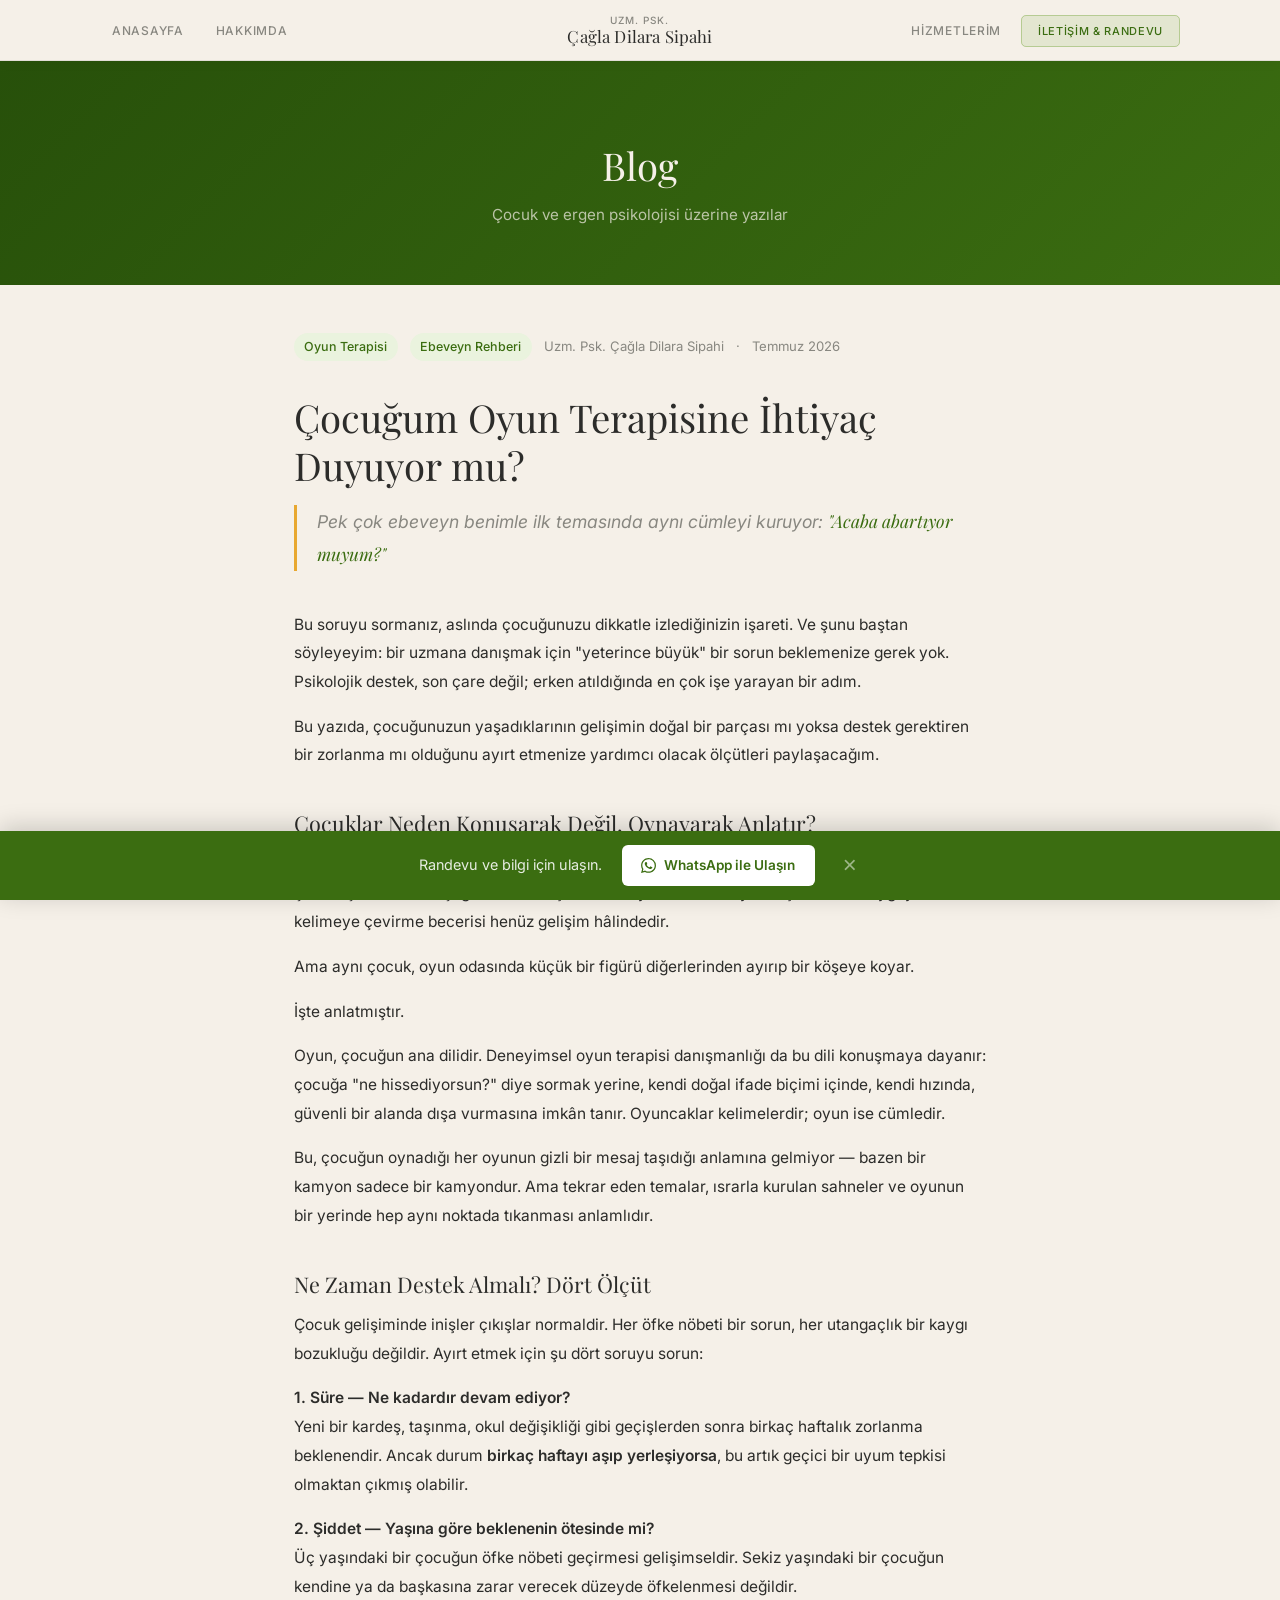
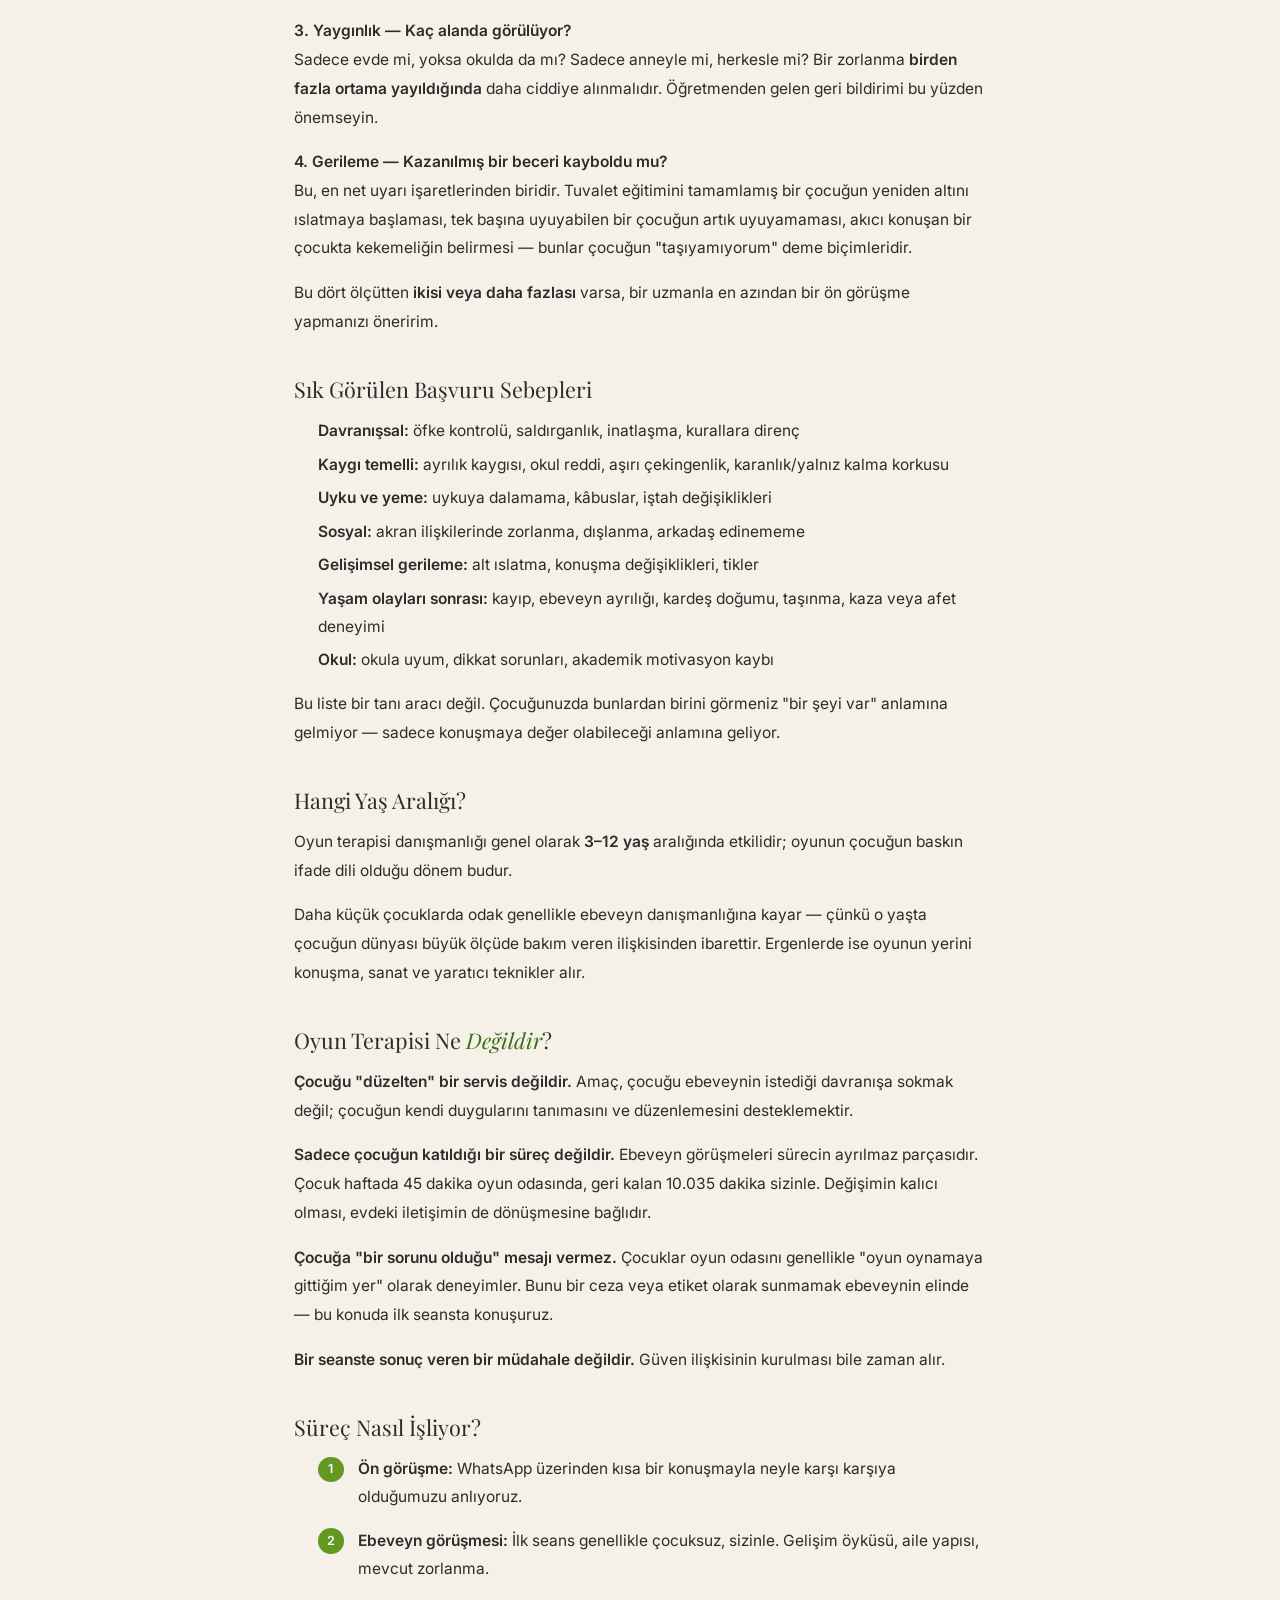
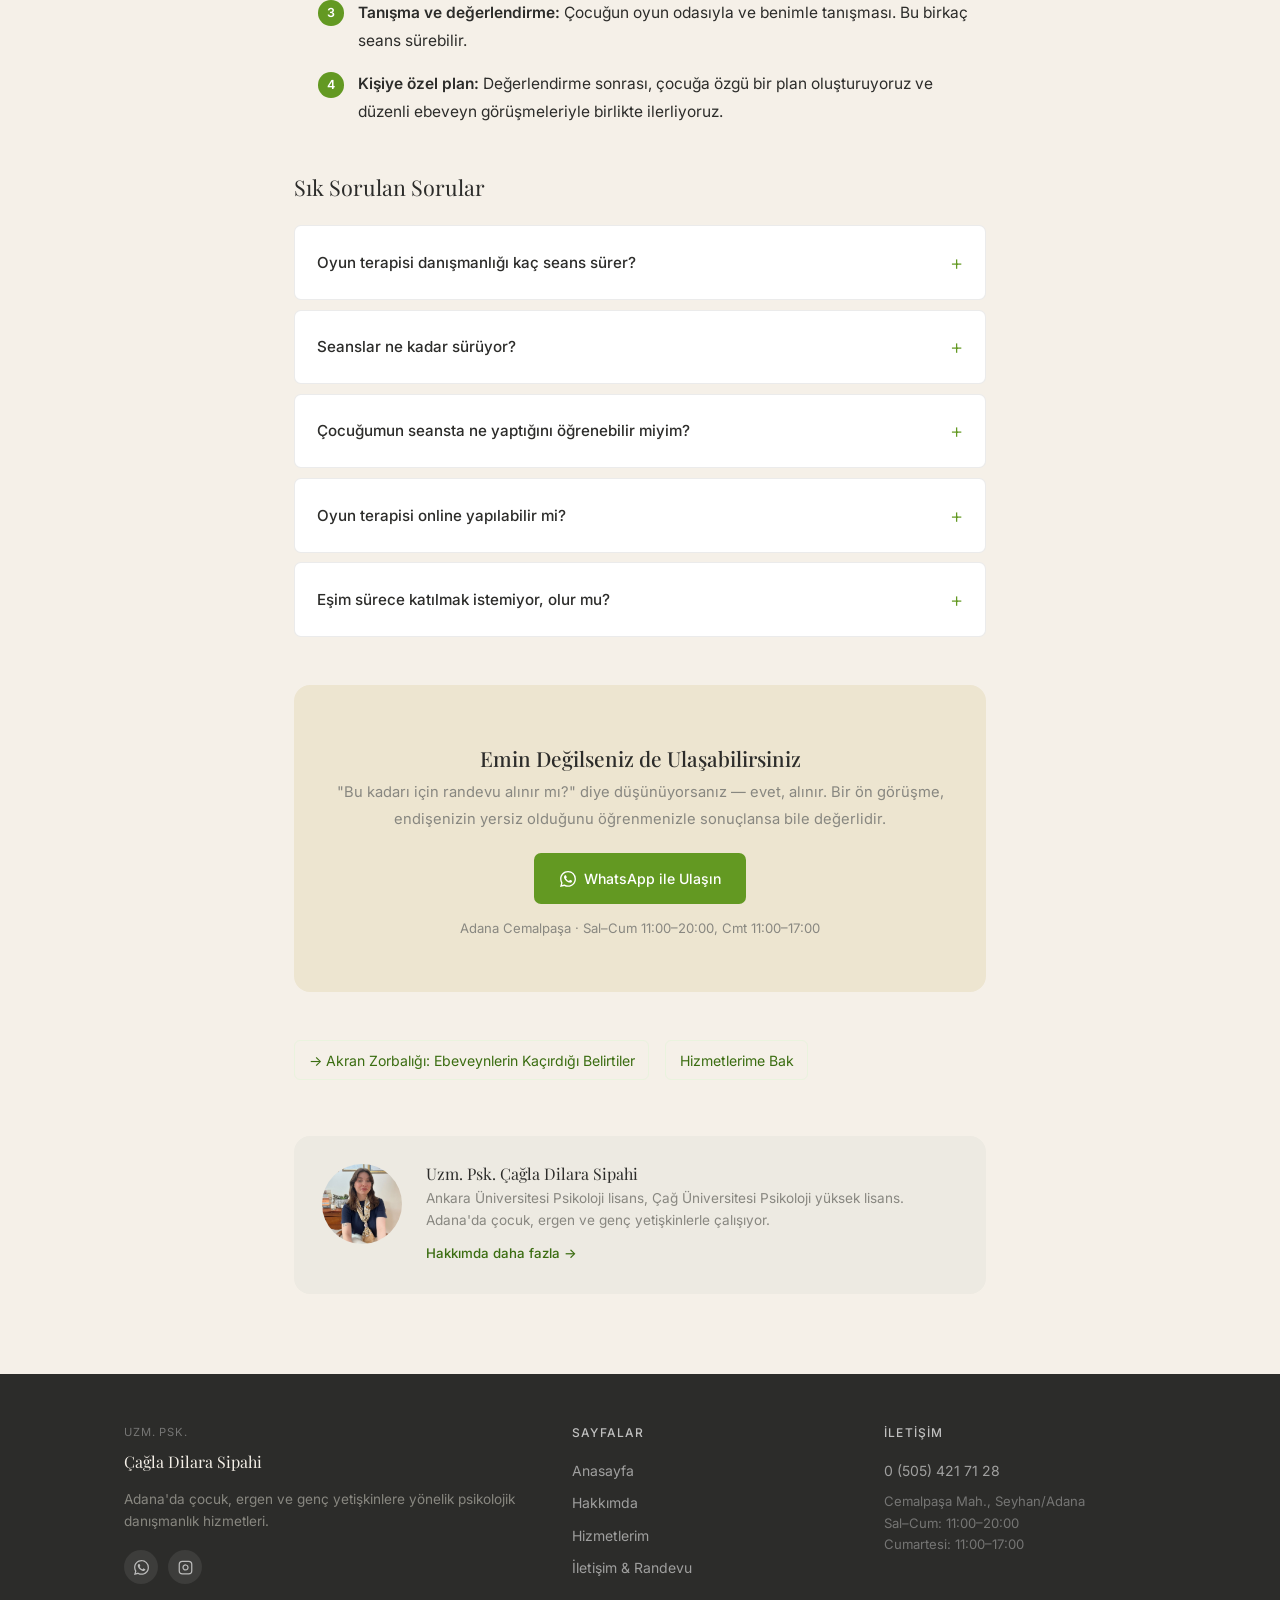
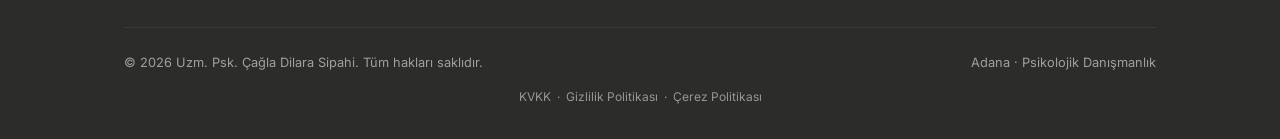
<file: blog/cocugum-oyun-terapisine-ihtiyac-duyuyor-mu.html>
<!DOCTYPE html>
<html lang="tr">
<head>
  <meta charset="UTF-8">
  <meta name="viewport" content="width=device-width, initial-scale=1.0">
  <title>Çocuğum Oyun Terapisine İhtiyaç Duyuyor mu? | Adana Çocuk Psikoloğu</title>
  <meta name="description" content="Çocuğunuzun davranışlarındaki değişim normal gelişimin bir parçası mı, yoksa destek zamanı mı? Ebeveynler için oyun terapisi danışmanlığı rehberi.">
  <link rel="preconnect" href="https://fonts.googleapis.com">
  <link rel="preconnect" href="https://fonts.gstatic.com" crossorigin>
  <link href="https://fonts.googleapis.com/css2?family=Playfair+Display:ital,wght@0,400;0,500;1,400&family=Inter:wght@300;400;500&display=swap" rel="stylesheet">
  <link rel="stylesheet" href="../style.css?v=2">
  <link rel="canonical" href="https://pskcagladsipahi.com/blog/cocugum-oyun-terapisine-ihtiyac-duyuyor-mu">
  <meta property="og:type" content="article">
  <meta property="og:site_name" content="Uzm. Psk. Çağla Dilara Sipahi">
  <meta property="og:title" content="Çocuğum Oyun Terapisine İhtiyaç Duyuyor mu? | Adana Çocuk Psikoloğu">
  <meta property="og:description" content="Çocuğunuzun davranışlarındaki değişim normal gelişimin bir parçası mı, yoksa destek zamanı mı? Ebeveynler için oyun terapisi danışmanlığı rehberi.">
  <meta property="og:url" content="https://pskcagladsipahi.com/blog/cocugum-oyun-terapisine-ihtiyac-duyuyor-mu">
  <meta property="og:image" content="https://pskcagladsipahi.com/adana-psikolog-ofis.jpg">
  <meta property="og:image:width" content="1200">
  <meta property="og:image:height" content="800">
  <meta property="og:locale" content="tr_TR">
  <meta property="article:author" content="Uzm. Psk. Çağla Dilara Sipahi">
  <meta property="article:published_time" content="2026-07-15">
  <meta name="twitter:card" content="summary_large_image">

  <script type="application/ld+json">
  {
    "@context": "https://schema.org",
    "@type": "BlogPosting",
    "headline": "Çocuğum Oyun Terapisine İhtiyaç Duyuyor mu?",
    "description": "Çocuğunuzun davranışlarındaki değişim normal gelişimin bir parçası mı, yoksa destek zamanı mı? Ebeveynler için oyun terapisi danışmanlığı rehberi.",
    "url": "https://pskcagladsipahi.com/blog/cocugum-oyun-terapisine-ihtiyac-duyuyor-mu",
    "datePublished": "2026-07-15",
    "dateModified": "2026-07-15",
    "author": {
      "@type": "Person",
      "name": "Çağla Dilara Sipahi",
      "url": "https://pskcagladsipahi.com/hakkimda",
      "jobTitle": "Uzman Psikolog",
      "alumniOf": [
        {"@type": "CollegeOrUniversity", "name": "Ankara Üniversitesi"},
        {"@type": "CollegeOrUniversity", "name": "Çağ Üniversitesi"}
      ]
    },
    "publisher": {
      "@type": "Organization",
      "name": "Uzm. Psk. Çağla Dilara Sipahi",
      "url": "https://pskcagladsipahi.com"
    },
    "inLanguage": "tr",
    "keywords": ["oyun terapisi", "çocuk psikoloğu", "Adana oyun terapisi", "oyun terapisi ne zaman gerekli"]
  }
  </script>
  <script type="application/ld+json">
  {
    "@context": "https://schema.org",
    "@type": "FAQPage",
    "mainEntity": [
      {
        "@type": "Question",
        "name": "Oyun terapisi danışmanlığı kaç seans sürer?",
        "acceptedAnswer": {
          "@type": "Answer",
          "text": "Bu, çocuğun ihtiyacına, zorlanmanın süresine ve aile katılımına göre değişir. Net bir sayı vermek doğru olmaz — ancak ilk değerlendirme seanslarının ardından öngörülen çerçeveyi sizinle paylaşırım ve süreci birlikte takip ederiz."
        }
      },
      {
        "@type": "Question",
        "name": "Seanslar ne kadar sürüyor?",
        "acceptedAnswer": {
          "@type": "Answer",
          "text": "Oyun seansları 45 dakikadır ve genellikle haftada bir planlanır."
        }
      },
      {
        "@type": "Question",
        "name": "Çocuğumun seansta ne yaptığını öğrenebilir miyim?",
        "acceptedAnswer": {
          "@type": "Answer",
          "text": "Düzenli ebeveyn görüşmelerinde sürecin gidişatını ve ihtiyaç duyduğunuz yönlendirmeleri paylaşırım. Ancak çocuğun oyun odasında kurduğu güven ilişkisinin korunması gerekir; bu yüzden seans içeriğinin birebir aktarımı yapılmaz."
        }
      },
      {
        "@type": "Question",
        "name": "Oyun terapisi online yapılabilir mi?",
        "acceptedAnswer": {
          "@type": "Answer",
          "text": "Hayır. Oyun terapisi danışmanlığı, özel materyallerle hazırlanmış bir oyun odasında ve fiziksel mevcudiyetle yürütülür. Ergen ve genç yetişkinlerle online görüşme mümkündür, ancak oyun süreçleri için yüz yüze gereklidir."
        }
      },
      {
        "@type": "Question",
        "name": "Eşim sürece katılmak istemiyor, olur mu?",
        "acceptedAnswer": {
          "@type": "Answer",
          "text": "İdeal olan her iki ebeveynin de katılımıdır, ancak tek ebeveynle de anlamlı bir süreç yürütülebilir. Bunu ilk görüşmede konuşalım."
        }
      }
    ]
  }
  </script>

  <style>
    .blog-post { max-width: 740px; margin: 0 auto; padding: 3rem 1.5rem 5rem; }
    .blog-meta { display: flex; align-items: center; gap: .75rem; font-size: .82rem; color: var(--text-muted); margin-bottom: 2rem; flex-wrap: wrap; }
    .blog-meta .tag { background: var(--primary-light); color: var(--primary-dark); padding: .2rem .65rem; border-radius: 20px; font-size: .78rem; font-weight: 500; }
    .blog-post h1 { font-family: var(--font-display); font-size: clamp(1.7rem, 3.5vw, 2.4rem); font-weight: 400; color: var(--heading); line-height: 1.25; margin-bottom: 1rem; }
    .blog-post .lead { font-size: 1.1rem; color: var(--text-muted); line-height: 1.8; margin-bottom: 2.5rem; border-left: 3px solid var(--accent); padding-left: 1.25rem; font-style: italic; }
    .blog-post h2 { font-family: var(--font-display); font-size: 1.35rem; color: var(--heading); margin: 2.5rem 0 .85rem; }
    .blog-post h3 { font-family: var(--font-serif); font-size: 1.05rem; color: var(--heading); margin: 1.75rem 0 .6rem; font-weight: 500; }
    .blog-post p { font-size: .97rem; line-height: 1.85; color: var(--text); margin-bottom: 1rem; }
    .blog-post ul, .blog-post ol { padding-left: 1.5rem; margin-bottom: 1rem; }
    .blog-post li { font-size: .97rem; line-height: 1.8; color: var(--text); margin-bottom: .35rem; }
    .blog-post strong { color: var(--heading); font-weight: 600; }
    .blog-post em { color: var(--primary-dark); }
    .blog-post blockquote { background: var(--bg-alt); border-left: 3px solid var(--accent); padding: 1.1rem 1.4rem; border-radius: 0 8px 8px 0; margin: 1.5rem 0; font-size: .93rem; color: var(--text-muted); }
    .numbered-list { counter-reset: item; list-style: none; padding-left: 0; }
    .numbered-list li { counter-increment: item; padding-left: 2.5rem; position: relative; margin-bottom: 1rem; }
    .numbered-list li::before { content: counter(item); position: absolute; left: 0; top: .1rem; background: var(--primary); color: #fff; width: 1.6rem; height: 1.6rem; border-radius: 50%; display: flex; align-items: center; justify-content: center; font-size: .78rem; font-weight: 600; }
    .cta-box { background: var(--bg-bej); border-radius: var(--radius-lg); padding: 2rem 2.5rem; text-align: center; margin: 3rem 0; }
    .cta-box h3 { font-family: var(--font-display); font-size: 1.3rem; color: var(--heading); margin-bottom: .5rem; }
    .cta-box p { color: var(--text-muted); margin-bottom: 1.25rem; font-size: .92rem; }
    .faq-section { margin-top: 3rem; }
    .faq-section h2 { font-family: var(--font-display); font-size: 1.35rem; color: var(--heading); margin-bottom: 1.5rem; }
    .author-box { display: flex; gap: 1.5rem; align-items: flex-start; background: var(--bg-alt); border-radius: var(--radius-lg); padding: 1.75rem; margin-top: 3.5rem; }
    .author-box img { width: 80px; height: 80px; border-radius: 50%; object-fit: cover; flex-shrink: 0; }
    .author-box .author-info h4 { font-family: var(--font-display); font-size: 1rem; color: var(--heading); margin: 0 0 .25rem; font-weight: 400; }
    .author-box .author-info p { font-size: .85rem; color: var(--text-muted); margin: 0 0 .5rem; line-height: 1.6; }
    .author-box .author-info a { font-size: .83rem; color: var(--primary-dark); font-weight: 500; }
    .blog-nav-links { display: flex; gap: 1rem; margin-top: 2rem; flex-wrap: wrap; }
    .blog-nav-links a { font-size: .88rem; color: var(--primary-dark); border: 1px solid var(--primary-light); border-radius: 6px; padding: .4rem .85rem; text-decoration: none; transition: background var(--trans); }
    .blog-nav-links a:hover { background: var(--primary-light); }
    @media (max-width: 640px) {
      .author-box { flex-direction: column; }
      .cta-box { padding: 1.5rem 1.25rem; }
    }
  </style>
</head>
<body>

  <!-- NAVBAR -->
  <nav class="navbar navbar-inner">
    <div class="nav-inner">
      <ul class="nav-left">
        <li><a href="/">Anasayfa</a></li>
        <li><a href="/hakkimda">Hakkımda</a></li>
      </ul>
      <a href="/" class="navbar-brand">
        <span class="brand-label">Uzm. Psk.</span>
        <span class="brand-name">Çağla Dilara Sipahi</span>
      </a>
      <ul class="nav-right">
        <li><a href="/hizmetler" class="nav-link">Hizmetlerim</a></li>
        <li><a href="/iletisim" class="nav-link nav-cta">İletişim &amp; Randevu</a></li>
      </ul>
      <button class="hamburger" id="hamburger" aria-label="Menüyü aç/kapat">
        <span></span><span></span><span></span>
      </button>
    </div>
  </nav>

  <div class="nav-links-mobile" id="mobileNav">
    <a href="/">Anasayfa</a>
    <a href="/hakkimda">Hakkımda</a>
    <a href="/hizmetler">Hizmetlerim</a>
    <a href="/iletisim">İletişim &amp; Randevu</a>
  </div>

  <div class="page-banner">
    <div class="container">
      <h1>Blog</h1>
      <p>Çocuk ve ergen psikolojisi üzerine yazılar</p>
    </div>
  </div>

  <main>
    <article class="blog-post">

      <div class="blog-meta">
        <span class="tag">Oyun Terapisi</span>
        <span class="tag">Ebeveyn Rehberi</span>
        <span>Uzm. Psk. Çağla Dilara Sipahi</span>
        <span>·</span>
        <time datetime="2026-07-15">Temmuz 2026</time>
      </div>

      <h1>Çocuğum Oyun Terapisine İhtiyaç Duyuyor mu?</h1>

      <p class="lead">Pek çok ebeveyn benimle ilk temasında aynı cümleyi kuruyor: <em>"Acaba abartıyor muyum?"</em></p>

      <p>Bu soruyu sormanız, aslında çocuğunuzu dikkatle izlediğinizin işareti. Ve şunu baştan söyleyeyim: bir uzmana danışmak için "yeterince büyük" bir sorun beklemenize gerek yok. Psikolojik destek, son çare değil; erken atıldığında en çok işe yarayan bir adım.</p>
      <p>Bu yazıda, çocuğunuzun yaşadıklarının gelişimin doğal bir parçası mı yoksa destek gerektiren bir zorlanma mı olduğunu ayırt etmenize yardımcı olacak ölçütleri paylaşacağım.</p>

      <h2>Çocuklar Neden Konuşarak Değil, Oynayarak Anlatır?</h2>
      <p>Bir yetişkin zor bir gün geçirdiğinde bunu anlatabilir: "Bugün kendimi çok yalnız hissettim." Bir çocuk için bu cümle çoğu zaman erişilemez bir yerdedir — soyut düşünme ve duyguyu kelimeye çevirme becerisi henüz gelişim hâlindedir.</p>
      <p>Ama aynı çocuk, oyun odasında küçük bir figürü diğerlerinden ayırıp bir köşeye koyar.</p>
      <p>İşte anlatmıştır.</p>
      <p>Oyun, çocuğun ana dilidir. <a href="/hizmetler">Deneyimsel oyun terapisi danışmanlığı</a> da bu dili konuşmaya dayanır: çocuğa "ne hissediyorsun?" diye sormak yerine, kendi doğal ifade biçimi içinde, kendi hızında, güvenli bir alanda dışa vurmasına imkân tanır. Oyuncaklar kelimelerdir; oyun ise cümledir.</p>
      <p>Bu, çocuğun oynadığı her oyunun gizli bir mesaj taşıdığı anlamına gelmiyor — bazen bir kamyon sadece bir kamyondur. Ama tekrar eden temalar, ısrarla kurulan sahneler ve oyunun bir yerinde hep aynı noktada tıkanması anlamlıdır.</p>

      <h2>Ne Zaman Destek Almalı? Dört Ölçüt</h2>
      <p>Çocuk gelişiminde inişler çıkışlar normaldir. Her öfke nöbeti bir sorun, her utangaçlık bir kaygı bozukluğu değildir. Ayırt etmek için şu dört soruyu sorun:</p>

      <p><strong>1. Süre — Ne kadardır devam ediyor?</strong><br>
      Yeni bir kardeş, taşınma, okul değişikliği gibi geçişlerden sonra birkaç haftalık zorlanma beklenendir. Ancak durum <strong>birkaç haftayı aşıp yerleşiyorsa</strong>, bu artık geçici bir uyum tepkisi olmaktan çıkmış olabilir.</p>

      <p><strong>2. Şiddet — Yaşına göre beklenenin ötesinde mi?</strong><br>
      Üç yaşındaki bir çocuğun öfke nöbeti geçirmesi gelişimseldir. Sekiz yaşındaki bir çocuğun kendine ya da başkasına zarar verecek düzeyde öfkelenmesi değildir.</p>

      <p><strong>3. Yaygınlık — Kaç alanda görülüyor?</strong><br>
      Sadece evde mi, yoksa okulda da mı? Sadece anneyle mi, herkesle mi? Bir zorlanma <strong>birden fazla ortama yayıldığında</strong> daha ciddiye alınmalıdır. Öğretmenden gelen geri bildirimi bu yüzden önemseyin.</p>

      <p><strong>4. Gerileme — Kazanılmış bir beceri kayboldu mu?</strong><br>
      Bu, en net uyarı işaretlerinden biridir. Tuvalet eğitimini tamamlamış bir çocuğun yeniden altını ıslatmaya başlaması, tek başına uyuyabilen bir çocuğun artık uyuyamaması, akıcı konuşan bir çocukta kekemeliğin belirmesi — bunlar çocuğun "taşıyamıyorum" deme biçimleridir.</p>

      <p>Bu dört ölçütten <strong>ikisi veya daha fazlası</strong> varsa, bir uzmanla en azından bir ön görüşme yapmanızı öneririm.</p>

      <h2>Sık Görülen Başvuru Sebepleri</h2>
      <ul>
        <li><strong>Davranışsal:</strong> öfke kontrolü, saldırganlık, inatlaşma, kurallara direnç</li>
        <li><strong>Kaygı temelli:</strong> ayrılık kaygısı, okul reddi, aşırı çekingenlik, karanlık/yalnız kalma korkusu</li>
        <li><strong>Uyku ve yeme:</strong> uykuya dalamama, kâbuslar, iştah değişiklikleri</li>
        <li><strong>Sosyal:</strong> akran ilişkilerinde zorlanma, dışlanma, arkadaş edinememe</li>
        <li><strong>Gelişimsel gerileme:</strong> alt ıslatma, konuşma değişiklikleri, tikler</li>
        <li><strong>Yaşam olayları sonrası:</strong> kayıp, ebeveyn ayrılığı, kardeş doğumu, taşınma, kaza veya afet deneyimi</li>
        <li><strong>Okul:</strong> okula uyum, dikkat sorunları, akademik motivasyon kaybı</li>
      </ul>
      <p>Bu liste bir tanı aracı değil. Çocuğunuzda bunlardan birini görmeniz "bir şeyi var" anlamına gelmiyor — sadece konuşmaya değer olabileceği anlamına geliyor.</p>

      <h2>Hangi Yaş Aralığı?</h2>
      <p>Oyun terapisi danışmanlığı genel olarak <strong>3–12 yaş</strong> aralığında etkilidir; oyunun çocuğun baskın ifade dili olduğu dönem budur.</p>
      <p>Daha küçük çocuklarda odak genellikle ebeveyn danışmanlığına kayar — çünkü o yaşta çocuğun dünyası büyük ölçüde bakım veren ilişkisinden ibarettir. Ergenlerde ise oyunun yerini konuşma, sanat ve yaratıcı teknikler alır.</p>

      <h2>Oyun Terapisi Ne <em>Değildir</em>?</h2>
      <p><strong>Çocuğu "düzelten" bir servis değildir.</strong> Amaç, çocuğu ebeveynin istediği davranışa sokmak değil; çocuğun kendi duygularını tanımasını ve düzenlemesini desteklemektir.</p>
      <p><strong>Sadece çocuğun katıldığı bir süreç değildir.</strong> Ebeveyn görüşmeleri sürecin ayrılmaz parçasıdır. Çocuk haftada 45 dakika oyun odasında, geri kalan 10.035 dakika sizinle. Değişimin kalıcı olması, evdeki iletişimin de dönüşmesine bağlıdır.</p>
      <p><strong>Çocuğa "bir sorunu olduğu" mesajı vermez.</strong> Çocuklar oyun odasını genellikle "oyun oynamaya gittiğim yer" olarak deneyimler. Bunu bir ceza veya etiket olarak sunmamak ebeveynin elinde — bu konuda ilk seansta konuşuruz.</p>
      <p><strong>Bir seanste sonuç veren bir müdahale değildir.</strong> Güven ilişkisinin kurulması bile zaman alır.</p>

      <h2>Süreç Nasıl İşliyor?</h2>
      <ol class="numbered-list">
        <li><strong>Ön görüşme:</strong> WhatsApp üzerinden kısa bir konuşmayla neyle karşı karşıya olduğumuzu anlıyoruz.</li>
        <li><strong>Ebeveyn görüşmesi:</strong> İlk seans genellikle çocuksuz, sizinle. Gelişim öyküsü, aile yapısı, mevcut zorlanma.</li>
        <li><strong>Tanışma ve değerlendirme:</strong> Çocuğun oyun odasıyla ve benimle tanışması. Bu birkaç seans sürebilir.</li>
        <li><strong>Kişiye özel plan:</strong> Değerlendirme sonrası, çocuğa özgü bir plan oluşturuyoruz ve düzenli ebeveyn görüşmeleriyle birlikte ilerliyoruz.</li>
      </ol>

      <div class="faq-section">
        <h2>Sık Sorulan Sorular</h2>

        <div class="faq-list">
          <details class="faq-item">
            <summary>Oyun terapisi danışmanlığı kaç seans sürer?</summary>
            <p>Bu, çocuğun ihtiyacına, zorlanmanın süresine ve aile katılımına göre değişir. Net bir sayı vermek doğru olmaz — ancak ilk değerlendirme seanslarının ardından öngörülen çerçeveyi sizinle paylaşırım ve süreci birlikte takip ederiz.</p>
          </details>
          <details class="faq-item">
            <summary>Seanslar ne kadar sürüyor?</summary>
            <p>Oyun seansları 45 dakikadır ve genellikle haftada bir planlanır.</p>
          </details>
          <details class="faq-item">
            <summary>Çocuğumun seansta ne yaptığını öğrenebilir miyim?</summary>
            <p>Düzenli ebeveyn görüşmelerinde sürecin gidişatını ve ihtiyaç duyduğunuz yönlendirmeleri paylaşırım. Ancak çocuğun oyun odasında kurduğu güven ilişkisinin korunması gerekir; bu yüzden seans içeriğinin birebir aktarımı yapılmaz. Bu, çocuğunuzdan bir şey saklamak değil — sürecin işlemesi için gereken temel koşuldur.</p>
          </details>
          <details class="faq-item">
            <summary>Oyun terapisi online yapılabilir mi?</summary>
            <p>Hayır. Oyun terapisi danışmanlığı, özel materyallerle hazırlanmış bir oyun odasında ve fiziksel mevcudiyetle yürütülür. Ergen ve genç yetişkinlerle online görüşme mümkündür, ancak oyun süreçleri için yüz yüze gereklidir.</p>
          </details>
          <details class="faq-item">
            <summary>Eşim sürece katılmak istemiyor, olur mu?</summary>
            <p>İdeal olan her iki ebeveynin de katılımıdır, ancak tek ebeveynle de anlamlı bir süreç yürütülebilir. Bunu ilk görüşmede konuşalım.</p>
          </details>
        </div>
      </div>

      <div class="cta-box">
        <h3>Emin Değilseniz de Ulaşabilirsiniz</h3>
        <p>"Bu kadarı için randevu alınır mı?" diye düşünüyorsanız — evet, alınır. Bir ön görüşme, endişenizin yersiz olduğunu öğrenmenizle sonuçlansa bile değerlidir.</p>
        <a href="https://wa.me/905054217128" class="btn btn-primary" target="_blank" rel="noopener">
          <svg width="16" height="16" viewBox="0 0 24 24" fill="currentColor" aria-hidden="true"><path d="M17.472 14.382c-.297-.149-1.758-.867-2.03-.967-.273-.099-.471-.148-.67.15-.197.297-.767.966-.94 1.164-.173.199-.347.223-.644.075-.297-.15-1.255-.463-2.39-1.475-.883-.788-1.48-1.761-1.653-2.059-.173-.297-.018-.458.13-.606.134-.133.298-.347.446-.52.149-.174.198-.298.298-.497.099-.198.05-.371-.025-.52-.075-.149-.669-1.612-.916-2.207-.242-.579-.487-.5-.669-.51-.173-.008-.371-.01-.57-.01-.198 0-.52.074-.792.372-.272.297-1.04 1.016-1.04 2.479 0 1.462 1.065 2.875 1.213 3.074.149.198 2.096 3.2 5.077 4.487.709.306 1.262.489 1.694.625.712.227 1.36.195 1.871.118.571-.085 1.758-.719 2.006-1.413.248-.694.248-1.289.173-1.413-.074-.124-.272-.198-.57-.347m-5.421 7.403h-.004a9.87 9.87 0 0 1-5.031-1.378l-.361-.214-3.741.982.998-3.648-.235-.374a9.86 9.86 0 0 1-1.51-5.26c.001-5.45 4.436-9.884 9.888-9.884 2.64 0 5.122 1.03 6.988 2.898a9.825 9.825 0 0 1 2.893 6.994c-.003 5.45-4.437 9.884-9.885 9.884m8.413-18.297A11.815 11.815 0 0 0 12.05 0C5.495 0 .16 5.335.157 11.892c0 2.096.547 4.142 1.588 5.945L.057 24l6.305-1.654a11.882 11.882 0 0 0 5.683 1.448h.005c6.554 0 11.89-5.335 11.893-11.893a11.821 11.821 0 0 0-3.48-8.413z"/></svg>
          WhatsApp ile Ulaşın
        </a>
        <p style="margin-top:.75rem; font-size:.82rem;">Adana Cemalpaşa · Sal–Cum 11:00–20:00, Cmt 11:00–17:00</p>
      </div>

      <div class="blog-nav-links">
        <a href="/blog/akran-zorbaligi-belirtileri">→ Akran Zorbalığı: Ebeveynlerin Kaçırdığı Belirtiler</a>
        <a href="/hizmetler">Hizmetlerime Bak</a>
      </div>

      <div class="author-box">
        <img src="../cagladsipahi-profil.jpg" alt="Uzm. Psk. Çağla Dilara Sipahi" width="80" height="80">
        <div class="author-info">
          <h4>Uzm. Psk. Çağla Dilara Sipahi</h4>
          <p>Ankara Üniversitesi Psikoloji lisans, Çağ Üniversitesi Psikoloji yüksek lisans. Adana'da çocuk, ergen ve genç yetişkinlerle çalışıyor.</p>
          <a href="/hakkimda">Hakkımda daha fazla →</a>
        </div>
      </div>

    </article>
  </main>

  <footer class="footer">
    <div class="container">
      <div class="footer-grid">
        <div class="footer-brand">
          <span class="brand-label">Uzm. Psk.</span>
          <div class="brand-name">Çağla Dilara Sipahi</div>
          <p>Adana'da çocuk, ergen ve genç yetişkinlere yönelik psikolojik danışmanlık hizmetleri.</p>
          <div class="footer-social">
            <a href="https://wa.me/905054217128" class="social-btn" target="_blank" rel="noopener" aria-label="WhatsApp">
              <svg width="15" height="15" viewBox="0 0 24 24" fill="currentColor"><path d="M17.472 14.382c-.297-.149-1.758-.867-2.03-.967-.273-.099-.471-.148-.67.15-.197.297-.767.966-.94 1.164-.173.199-.347.223-.644.075-.297-.15-1.255-.463-2.39-1.475-.883-.788-1.48-1.761-1.653-2.059-.173-.297-.018-.458.13-.606.134-.133.298-.347.446-.52.149-.174.198-.298.298-.497.099-.198.05-.371-.025-.52-.075-.149-.669-1.612-.916-2.207-.242-.579-.487-.5-.669-.51-.173-.008-.371-.01-.57-.01-.198 0-.52.074-.792.372-.272.297-1.04 1.016-1.04 2.479 0 1.462 1.065 2.875 1.213 3.074.149.198 2.096 3.2 5.077 4.487.709.306 1.262.489 1.694.625.712.227 1.36.195 1.871.118.571-.085 1.758-.719 2.006-1.413.248-.694.248-1.289.173-1.413-.074-.124-.272-.198-.57-.347m-5.421 7.403h-.004a9.87 9.87 0 0 1-5.031-1.378l-.361-.214-3.741.982.998-3.648-.235-.374a9.86 9.86 0 0 1-1.51-5.26c.001-5.45 4.436-9.884 9.888-9.884 2.64 0 5.122 1.03 6.988 2.898a9.825 9.825 0 0 1 2.893 6.994c-.003 5.45-4.437 9.884-9.885 9.884m8.413-18.297A11.815 11.815 0 0 0 12.05 0C5.495 0 .16 5.335.157 11.892c0 2.096.547 4.142 1.588 5.945L.057 24l6.305-1.654a11.882 11.882 0 0 0 5.683 1.448h.005c6.554 0 11.89-5.335 11.893-11.893a11.821 11.821 0 0 0-3.48-8.413z"/></svg>
            </a>
            <a href="https://www.instagram.com/uzm.psk.cagladsipahi/" class="social-btn" target="_blank" rel="noopener" aria-label="Instagram">
              <svg width="15" height="15" viewBox="0 0 24 24" fill="none" stroke="currentColor" stroke-width="2"><rect x="2" y="2" width="20" height="20" rx="5"/><path d="M16 11.37A4 4 0 1 1 12.63 8 4 4 0 0 1 16 11.37z"/><line x1="17.5" y1="6.5" x2="17.51" y2="6.5"/></svg>
            </a>
          </div>
        </div>
        <div>
          <h5>Sayfalar</h5>
          <ul>
            <li><a href="/">Anasayfa</a></li>
            <li><a href="/hakkimda">Hakkımda</a></li>
            <li><a href="/hizmetler">Hizmetlerim</a></li>
            <li><a href="/iletisim">İletişim &amp; Randevu</a></li>
          </ul>
        </div>
        <div>
          <h5>İletişim</h5>
          <ul>
            <li><a href="tel:+905054217128">0 (505) 421 71 28</a></li>
            <li style="color:rgba(255,255,255,.35); font-size:.82rem; margin-top:.5rem; line-height:1.65">
              Cemalpaşa Mah., Seyhan/Adana<br>
              Sal–Cum: 11:00–20:00<br>
              Cumartesi: 11:00–17:00
            </li>
          </ul>
        </div>
      </div>
      <div class="footer-bottom">
        <span>&copy; <span id="footer-year">2026</span> Uzm. Psk. Çağla Dilara Sipahi. Tüm hakları saklıdır.</span>
        <span>Adana · Psikolojik Danışmanlık</span>
      </div>
      <div style="text-align:center; padding-top:.75rem; font-size:.75rem;">
        <a href="/kvkk" style="color:rgba(255,255,255,.5); text-decoration:none;">KVKK</a>
        &nbsp;·&nbsp;
        <a href="/gizlilik-politikasi" style="color:rgba(255,255,255,.5); text-decoration:none;">Gizlilik Politikası</a>
        &nbsp;·&nbsp;
        <a href="/cerez-politikasi" style="color:rgba(255,255,255,.5); text-decoration:none;">Çerez Politikası</a>
      </div>
    </div>
  </footer>

  <script>
    const hamburger = document.getElementById('hamburger');
    const mobileNav = document.getElementById('mobileNav');
    hamburger.addEventListener('click', () => mobileNav.classList.toggle('open'));
    mobileNav.querySelectorAll('a').forEach(a => a.addEventListener('click', () => mobileNav.classList.remove('open')));
    document.getElementById('footer-year').textContent = new Date().getFullYear();
  </script>

  <!-- STICKY CTA -->
  <div class="sticky-cta" id="stickyCta">
    <div class="sticky-cta-inner">
      <span class="sticky-cta-text">Randevu ve bilgi için ulaşın.</span>
      <a href="https://wa.me/905054217128" class="sticky-cta-btn" target="_blank" rel="noopener">
        <svg width="15" height="15" viewBox="0 0 24 24" fill="currentColor" aria-hidden="true"><path d="M17.472 14.382c-.297-.149-1.758-.867-2.03-.967-.273-.099-.471-.148-.67.15-.197.297-.767.966-.94 1.164-.173.199-.347.223-.644.075-.297-.15-1.255-.463-2.39-1.475-.883-.788-1.48-1.761-1.653-2.059-.173-.297-.018-.458.13-.606.134-.133.298-.347.446-.52.149-.174.198-.298.298-.497.099-.198.05-.371-.025-.52-.075-.149-.669-1.612-.916-2.207-.242-.579-.487-.5-.669-.51-.173-.008-.371-.01-.57-.01-.198 0-.52.074-.792.372-.272.297-1.04 1.016-1.04 2.479 0 1.462 1.065 2.875 1.213 3.074.149.198 2.096 3.2 5.077 4.487.709.306 1.262.489 1.694.625.712.227 1.36.195 1.871.118.571-.085 1.758-.719 2.006-1.413.248-.694.248-1.289.173-1.413-.074-.124-.272-.198-.57-.347m-5.421 7.403h-.004a9.87 9.87 0 0 1-5.031-1.378l-.361-.214-3.741.982.998-3.648-.235-.374a9.86 9.86 0 0 1-1.51-5.26c.001-5.45 4.436-9.884 9.888-9.884 2.64 0 5.122 1.03 6.988 2.898a9.825 9.825 0 0 1 2.893 6.994c-.003 5.45-4.437 9.884-9.885 9.884m8.413-18.297A11.815 11.815 0 0 0 12.05 0C5.495 0 .16 5.335.157 11.892c0 2.096.547 4.142 1.588 5.945L.057 24l6.305-1.654a11.882 11.882 0 0 0 5.683 1.448h.005c6.554 0 11.89-5.335 11.893-11.893a11.821 11.821 0 0 0-3.48-8.413z"/></svg>
        WhatsApp ile Ulaşın
      </a>
      <button class="sticky-cta-close" id="stickyCtaClose" aria-label="Kapat">×</button>
    </div>
  </div>
  <script>
    (function() {
      var cta = document.getElementById('stickyCta');
      var closeBtn = document.getElementById('stickyCtaClose');
      if (!cta || sessionStorage.getItem('ctaDismissed')) return;
      window.addEventListener('scroll', function() {
        if (window.scrollY > 300) cta.classList.add('visible');
      }, { passive: true });
      closeBtn.addEventListener('click', function() {
        cta.classList.remove('visible');
        sessionStorage.setItem('ctaDismissed', '1');
      });
    })();
  </script>
</body>
</html>
</file>
<file: style.css>
/* =============================================
   pskcagladsipahi.com — Design System v2
   ============================================= */

:root {
  --primary:       #639922;
  --primary-dark:  #3B6D11;
  --primary-light: #EAF3DE;
  --accent:        #E8A830;
  --accent-light:  #FDF0D0;
  --accent-dark:   #C48A10;
  --accent-deep:   #A0720A;
  --text:          #2C2C2A;
  --text-muted:    #888780;
  --bg:            #F5F0E8;
  --bg-alt:        #EDEAE2;
  --bg-bej:        #EDE5D0;
  --hero-dark:     #27500A;
  --white:         #FFFFFF;
  --border:        rgba(0,0,0,0.08);
  --whatsapp:      #1DAF5B;
  --whatsapp-text: #C0DD97;

  --font-display: 'Playfair Display', Georgia, serif;
  --font-body:    'Inter', system-ui, sans-serif;

  --radius:    7px;
  --radius-md: 12px;
  --radius-lg: 16px;
  --shadow:    0 4px 24px rgba(44,44,42,.07);
  --shadow-lg: 0 12px 48px rgba(44,44,42,.12);
  --trans:     .28s ease;

  --max-w: 1080px;
}

/* ---- Accessibility ---- */
.visually-hidden { position: absolute; width: 1px; height: 1px; padding: 0; margin: -1px; overflow: hidden; clip: rect(0,0,0,0); white-space: nowrap; border: 0; }

/* ---- Reset ---- */
*, *::before, *::after { box-sizing: border-box; margin: 0; padding: 0; }
html { scroll-behavior: smooth; font-size: 16px; }
body {
  font-family: var(--font-body);
  background: var(--bg);
  color: var(--text);
  line-height: 1.8;
  -webkit-font-smoothing: antialiased;
  font-size: 14px;
}
img { max-width: 100%; display: block; }
a { color: inherit; text-decoration: none; }
ul { list-style: none; }

/* ---- Container ---- */
.container {
  max-width: var(--max-w);
  margin: 0 auto;
  padding: 0 1.5rem;
}

/* ---- Typography ---- */
h1, h2, h3, h4 {
  font-family: var(--font-display);
  line-height: 1.25;
  color: var(--text);
  font-weight: 400;
}
h1 { font-size: clamp(2rem, 5vw, 2.8rem); }
h2 { font-size: clamp(1.5rem, 3vw, 1.9rem); }
h3 { font-size: 1rem; font-weight: 500; font-family: var(--font-body); }
h4 { font-size: .9rem; font-weight: 500; font-family: var(--font-body); }
p  { color: var(--text-muted); }
em { font-style: italic; color: var(--primary); font-family: var(--font-display); }

/* ---- Buttons ---- */
.btn {
  display: inline-flex;
  align-items: center;
  gap: .5rem;
  padding: .8rem 1.6rem;
  border-radius: var(--radius);
  font-size: .88rem;
  font-weight: 500;
  font-family: var(--font-body);
  cursor: pointer;
  border: none;
  transition: transform var(--trans), box-shadow var(--trans), opacity var(--trans);
  white-space: nowrap;
}
.btn:hover { transform: translateY(-2px); box-shadow: var(--shadow-lg); }

.btn-whatsapp {
  background: var(--whatsapp);
  color: var(--whatsapp-text);
  font-size: .92rem;
  font-weight: 600;
  padding: .9rem 1.8rem;
  border-radius: var(--radius);
}
.btn-whatsapp svg { fill: var(--whatsapp-text); }
.btn-whatsapp:hover { opacity: .9; }

.btn-primary { background: var(--primary); color: var(--white); }
.btn-primary:hover { background: var(--primary-dark); }

.btn-outline {
  background: transparent;
  color: var(--primary);
  border: 1.5px solid var(--primary);
}
.btn-outline:hover { background: var(--primary); color: var(--white); }

.btn-outline-white {
  background: transparent;
  color: rgba(245,240,232,.85);
  border: 1.5px solid rgba(245,240,232,.4);
}
.btn-outline-white:hover { background: rgba(255,255,255,.12); }

/* ---- Section helpers ---- */
.section { padding: 5rem 0; }
.section-alt { background: var(--bg-alt); }
.section-bej { background: var(--bg-bej); }

.eyebrow {
  display: inline-block;
  font-size: 11px;
  font-weight: 500;
  letter-spacing: .1em;
  text-transform: uppercase;
  color: var(--accent-deep);
  margin-bottom: .9rem;
}
.section-tag {
  display: inline-block;
  font-size: 11px;
  font-weight: 500;
  letter-spacing: .1em;
  text-transform: uppercase;
  color: var(--accent-deep);
  background: var(--accent-light);
  padding: .3rem .85rem;
  border-radius: 20px;
  margin-bottom: 1rem;
}
.section-title { margin-bottom: .7rem; }
.section-lead  { font-size: .97rem; max-width: 580px; margin-bottom: 2.5rem; }
.centered { text-align: center; }
.centered .section-lead { margin-left: auto; margin-right: auto; }

/* ---- Scroll Reveal ---- */
.reveal {
  opacity: 0;
  transform: translateY(20px);
  transition: opacity .7s ease, transform .7s ease;
}
.reveal.visible {
  opacity: 1;
  transform: translateY(0);
}

/* =============================================
   NAVBAR
   ============================================= */
/* Info bar */
.info-bar {
  position: absolute;
  top: 0; left: 0; right: 0;
  z-index: 1000;
  background: var(--text);
  color: rgba(245,240,232,.65);
  font-size: 11.5px;
  letter-spacing: .03em;
}
.info-bar-inner {
  max-width: var(--max-w);
  margin: 0 auto;
  padding: 7px 40px;
  display: flex;
  align-items: center;
  gap: .75rem;
  flex-wrap: wrap;
}
.info-bar span { display: flex; align-items: center; gap: .35rem; }
.info-bar a { color: rgba(245,240,232,.75); text-decoration: none; transition: color var(--trans); }
.info-bar a:hover { color: #F5C96A; }
.info-bar-sep { color: rgba(245,240,232,.2); }
@media (max-width: 640px) { .info-bar { display: none; } }

.navbar {
  position: absolute;
  top: 34px; left: 0; right: 0;
  z-index: 999;
  padding: 22px 40px;
  background: var(--bg);
  border-bottom: 1px solid var(--border);
  box-shadow: 0 2px 12px rgba(0,0,0,.04);
}
.nav-inner {
  max-width: var(--max-w);
  margin: 0 auto;
  display: grid;
  grid-template-columns: 1fr auto 1fr;
  align-items: center;
}
.nav-left, .nav-right {
  display: flex;
  align-items: center;
  gap: .5rem;
}
.nav-right { justify-content: flex-end; }

.nav-left a, .nav-right a.nav-link {
  font-size: 12px;
  font-weight: 500;
  letter-spacing: .06em;
  text-transform: uppercase;
  color: var(--text-muted);
  padding: .45rem .75rem;
  border-radius: 5px;
  transition: color var(--trans), background var(--trans);
}
.nav-left a:hover,
.nav-right a.nav-link:hover,
.nav-left a.active,
.nav-right a.nav-link.active { color: var(--primary); background: var(--primary-light); }

.nav-cta {
  background: rgba(99,153,34,.12) !important;
  border: 1px solid rgba(99,153,34,.35) !important;
  color: var(--primary-dark) !important;
  font-size: 11px !important;
  font-weight: 500 !important;
  padding: 8px 16px !important;
  border-radius: 5px !important;
  text-transform: uppercase !important;
  letter-spacing: .06em !important;
  transition: background var(--trans) !important;
}
.nav-cta:hover { background: rgba(99,153,34,.2) !important; }

.navbar-brand {
  display: flex;
  flex-direction: column;
  align-items: center;
  text-align: center;
  line-height: 1.2;
}
.navbar-brand .brand-label {
  font-size: 10px;
  letter-spacing: .1em;
  text-transform: uppercase;
  color: var(--text-muted);
  font-weight: 500;
}
.navbar-brand .brand-name {
  font-family: var(--font-display);
  font-size: 1.05rem;
  font-weight: 400;
  color: var(--text);
  letter-spacing: .01em;
}

/* Mobile nav — hidden by default everywhere */
.nav-links-mobile {
  display: none;
}
.nav-links-mobile.open {
  display: flex;
  position: fixed;
  top: 0; left: 0; right: 0; bottom: 0;
  background: var(--text);
  flex-direction: column;
  align-items: center;
  justify-content: center;
  gap: 1.5rem;
  z-index: 998;
}
.nav-links-mobile a {
  font-size: 1.1rem;
  font-weight: 500;
  color: rgba(245,240,232,.85);
  text-transform: uppercase;
  letter-spacing: .1em;
}

/* Hamburger (mobile only) */
.hamburger {
  display: none;
  flex-direction: column;
  gap: 5px;
  background: none;
  border: none;
  cursor: pointer;
  padding: .5rem;
}
.hamburger span {
  display: block;
  width: 22px;
  height: 1.5px;
  background: rgba(245,240,232,.85);
  border-radius: 2px;
  transition: var(--trans);
}

/* Inner page navbar (sticky, not absolute) */
.navbar-inner {
  position: sticky;
  top: 0;
  background: var(--bg);
  border-bottom: 1px solid var(--border);
  box-shadow: 0 2px 12px rgba(0,0,0,.04);
  padding: 14px 40px;
}
.navbar-inner .nav-left a,
.navbar-inner .nav-right a.nav-link {
  color: var(--text-muted);
}
.navbar-inner .nav-left a:hover,
.navbar-inner .nav-right a.nav-link:hover,
.navbar-inner .nav-left a.active,
.navbar-inner .nav-right a.nav-link.active {
  color: var(--primary);
  background: var(--primary-light);
}
.navbar-inner .brand-label { color: var(--text-muted); }
.navbar-inner .brand-name  { color: var(--text); }
.navbar-inner .nav-cta {
  background: rgba(99,153,34,.12) !important;
  border: 1px solid rgba(99,153,34,.35) !important;
  color: var(--primary-dark) !important;
}
.navbar-inner .nav-cta:hover { background: rgba(99,153,34,.2) !important; }

/* =============================================
   PAGE BANNER (inner pages)
   ============================================= */
.page-banner {
  background: linear-gradient(135deg, var(--hero-dark) 0%, var(--primary-dark) 100%);
  padding: 5rem 0 3.5rem;
  text-align: center;
  color: var(--white);
}
.page-banner h1 { color: #F5F0E8; font-size: clamp(1.8rem, 4vw, 2.4rem); font-weight: 400; }
.page-banner p  { color: rgba(245,240,232,.7); margin-top: .75rem; font-size: .95rem; }

/* =============================================
   HERO
   ============================================= */
.hero {
  position: relative;
  height: 100vh;
  min-height: 700px;
  display: flex;
  align-items: center;
  justify-content: center;
  text-align: center;
  overflow: hidden;
}
.hero-bg {
  position: absolute;
  inset: 0;
  background-image: url('adana-psikolog-ofis.jpg');
  background-size: cover;
  background-position: center;
  background-repeat: no-repeat;
  z-index: 0;
}
.hero-overlay {
  position: absolute; inset: 0; z-index: 1;
  background: rgba(0, 0, 0, 0.62);
}
.hero-content {
  position: relative;
  z-index: 2;
  max-width: 800px;
  margin: 0 auto;
  padding: 0 1.5rem;
}
.hero-eyebrow {
  font-size: 16px;
  font-weight: 600;
  letter-spacing: .12em;
  text-transform: uppercase;
  color: #F5C96A;
  margin-bottom: 1rem;
  display: block;
  text-shadow: 0 1px 8px rgba(0,0,0,.5);
}
.hero-title {
  font-family: var(--font-display);
  font-size: clamp(1.6rem, 3.5vw, 2.2rem);
  font-weight: 400;
  font-style: italic;
  color: rgba(245,240,232,.95);
  margin-bottom: .4rem;
  text-shadow: 0 2px 16px rgba(0,0,0,.6);
}
.hero-name {
  font-family: var(--font-display);
  font-size: clamp(2rem, 5vw, 2.8rem);
  font-weight: 400;
  color: #F5F0E8;
  margin-bottom: 1.25rem;
  display: block;
  text-shadow: 0 2px 16px rgba(0,0,0,.6);
}
.hero-desc {
  font-size: .95rem;
  color: rgba(245,240,232,.88);
  margin-bottom: 2.25rem;
  line-height: 1.75;
  text-shadow: 0 1px 10px rgba(0,0,0,.55);
}
.hero-actions { display: flex; flex-wrap: wrap; gap: 1rem; justify-content: center; }

/* Hero fade-up animations */
@keyframes fadeUp {
  from { opacity: 0; transform: translateY(24px); }
  to   { opacity: 1; transform: translateY(0); }
}
.hero-eyebrow { animation: fadeUp .6s ease .15s both; }
.hero-title   { animation: fadeUp .6s ease .35s both; }
.hero-name    { animation: fadeUp .6s ease .50s both; }
.hero-desc    { animation: fadeUp .6s ease .70s both; }
.hero-actions { animation: fadeUp .6s ease .90s both; }

/* =============================================
   SERVICES LIST (index)
   ============================================= */
.services-list { margin-top: 2rem; }
.service-row {
  display: grid;
  grid-template-columns: 40px 1fr 44px;
  gap: 1.25rem;
  align-items: center;
  padding: 20px 0;
  border-bottom: .5px solid var(--border);
  transition: background var(--trans);
}
.service-row:first-child { border-top: .5px solid var(--border); }
.service-num {
  font-size: 12px;
  font-weight: 500;
  color: var(--accent-dark);
  font-family: var(--font-body);
}
.service-row h3 {
  font-size: .97rem;
  font-weight: 500;
  color: var(--text);
  margin-bottom: .2rem;
}
.service-row p { font-size: .88rem; line-height: 1.65; }
.service-row-icon {
  width: 40px; height: 40px;
  background: var(--accent-light);
  border-radius: 10px;
  display: flex;
  align-items: center;
  justify-content: center;
  font-size: 1.1rem;
  color: var(--accent-deep);
}
.service-link {
  display: inline-flex;
  align-items: center;
  gap: .3rem;
  margin-top: .35rem;
  font-size: .82rem;
  font-weight: 500;
  color: var(--primary);
}
.service-link:hover { color: var(--primary-dark); }

/* Full services page cards */
.service-full {
  background: var(--white);
  border-radius: var(--radius-md);
  padding: 2rem;
  border: 1px solid var(--border);
  margin-bottom: 1.25rem;
  transition: box-shadow var(--trans);
}
.service-full:hover { box-shadow: var(--shadow); }
.service-full h3 { margin-bottom: .45rem; }
.service-icon {
  width: 52px; height: 52px;
  border-radius: 12px;
  background: var(--accent-light);
  display: flex;
  align-items: center;
  justify-content: center;
  margin-bottom: 1rem;
  font-size: 1.4rem;
  color: var(--accent-deep);
}

/* =============================================
   PROCESS STEPS
   ============================================= */
.process-split {
  display: grid;
  grid-template-columns: 1fr 1fr;
  min-height: 420px;
}
.process-photo {
  background: linear-gradient(170deg, #2A3A18 0%, #3D5020 50%, #4A6028 100%);
  display: flex;
  align-items: center;
  justify-content: center;
  font-size: 4rem;
  color: rgba(255,255,255,.15);
  border-radius: var(--radius-lg) 0 0 var(--radius-lg);
  overflow: hidden;
}
.process-photo img {
  width: 100%; height: 100%; object-fit: cover;
}
.process-content {
  background: var(--bg-bej);
  padding: 4rem 3rem;
  border-radius: 0 var(--radius-lg) var(--radius-lg) 0;
}
.steps-list { display: flex; flex-direction: column; gap: 1.75rem; margin-top: 2rem; }
.step-item { display: flex; gap: 1.25rem; align-items: flex-start; }
.step-num {
  font-size: 12px;
  font-weight: 500;
  color: var(--accent-dark);
  min-width: 28px;
  padding-top: .1rem;
  font-family: var(--font-body);
  letter-spacing: .04em;
}
.step-item h3 { font-size: .95rem; font-weight: 500; margin-bottom: .3rem; color: var(--text); }
.step-item p  { font-size: .88rem; line-height: 1.7; }

/* =============================================
   FAQ
   ============================================= */
.faq-list {
  max-width: 720px;
  margin: 0 auto;
  display: flex;
  flex-direction: column;
  gap: .6rem;
}
.faq-item {
  background: var(--white);
  border: 1px solid var(--border);
  border-radius: var(--radius);
  overflow: hidden;
  transition: box-shadow var(--trans);
}
.faq-item:hover { box-shadow: var(--shadow); }
.faq-item summary {
  padding: 1.1rem 1.4rem;
  font-weight: 500;
  font-size: .95rem;
  color: var(--text);
  cursor: pointer;
  list-style: none;
  display: flex;
  justify-content: space-between;
  align-items: center;
  gap: 1rem;
  font-family: var(--font-body);
}
.faq-item summary::-webkit-details-marker { display: none; }
.faq-item summary::after {
  content: '+';
  font-size: 1.3rem;
  font-weight: 300;
  color: var(--primary);
  flex-shrink: 0;
  transition: transform var(--trans);
}
.faq-item[open] summary::after  { transform: rotate(45deg); }
.faq-item[open] summary         { color: var(--primary); border-bottom: 1px solid var(--border); }
.faq-item p {
  padding: 1rem 1.4rem;
  font-size: .9rem;
  line-height: 1.75;
}

/* =============================================
   CTA SECTION
   ============================================= */
.cta-banner {
  background: var(--bg);
  padding: 5rem 0;
  text-align: center;
  border-top: 1px solid var(--border);
}
.cta-banner .eyebrow { display: block; margin-bottom: .9rem; }
.cta-banner h2 { margin-bottom: .75rem; }
.cta-banner p  { font-size: .95rem; margin-bottom: 2rem; }
.cta-actions   { display: flex; justify-content: center; flex-wrap: wrap; gap: 1rem; }

/* =============================================
   ABOUT PAGE
   ============================================= */
.about-intro {
  display: grid;
  grid-template-columns: 1fr 1fr;
  gap: 4rem;
  align-items: start;
}
.about-photo {
  background: linear-gradient(170deg, #2A3A18 0%, #3D5020 50%, #4A6028 100%);
  border-radius: var(--radius-lg);
  aspect-ratio: 4/5;
  display: flex;
  align-items: center;
  justify-content: center;
  font-size: 5rem;
  color: rgba(255,255,255,.12);
  overflow: hidden;
}
.about-photo img {
  width: 100%; height: 100%;
  object-fit: cover;
  border-radius: var(--radius-lg);
}
.about-text .section-tag  { margin-top: 0; }
.about-text h2 { margin-bottom: 1rem; }
.about-text p  { margin-bottom: 1rem; }

.edu-timeline { margin-top: 2rem; }
.edu-item {
  display: flex;
  gap: 1.25rem;
  padding-bottom: 1.75rem;
  position: relative;
}
.edu-item:not(:last-child)::before {
  content: '';
  position: absolute;
  left: 18px; top: 38px;
  width: 1px;
  height: calc(100% - 20px);
  background: var(--border);
}
.edu-dot {
  width: 36px; height: 36px; min-width: 36px;
  border-radius: 50%;
  background: var(--accent-light);
  border: 1.5px solid var(--accent);
  display: flex;
  align-items: center;
  justify-content: center;
  font-size: .85rem;
}
.edu-year  { font-size: .75rem; font-weight: 700; letter-spacing: .06em; text-transform: uppercase; color: var(--accent-deep); margin-bottom: .2rem; }
.edu-title { font-weight: 500; color: var(--text); margin-bottom: .2rem; font-size: .95rem; }
.edu-sub   { font-size: .875rem; }

.trainings-grid {
  display: grid;
  grid-template-columns: repeat(auto-fill, minmax(220px, 1fr));
  gap: .85rem;
}
.training-pill {
  display: flex;
  align-items: center;
  gap: .7rem;
  background: var(--white);
  border: 1px solid var(--border);
  border-radius: var(--radius);
  padding: .85rem 1rem;
  font-size: .88rem;
  font-weight: 500;
  transition: box-shadow var(--trans);
}
.training-pill:hover { box-shadow: var(--shadow); }
.training-pill span { font-size: 1.15rem; }

/* =============================================
   CONTACT PAGE
   ============================================= */
.contact-grid {
  display: grid;
  grid-template-columns: 1fr 1fr;
  gap: 3rem;
  align-items: start;
}
.info-cards { display: flex; flex-direction: column; gap: .85rem; }
.info-card {
  display: flex;
  align-items: flex-start;
  gap: 1rem;
  background: var(--white);
  border: 1px solid var(--border);
  border-radius: var(--radius);
  padding: 1.1rem 1.4rem;
}
.info-icon {
  width: 40px; height: 40px; min-width: 40px;
  border-radius: 10px;
  background: var(--accent-light);
  display: flex;
  align-items: center;
  justify-content: center;
  font-size: 1.1rem;
  color: var(--accent-deep);
}
.info-card h4 { font-size: .75rem; font-weight: 700; letter-spacing: .08em; text-transform: uppercase; color: var(--accent-deep); margin-bottom: .3rem; font-family: var(--font-body); }
.info-card p  { font-size: .9rem; color: var(--text); margin: 0; }
.info-card a  { color: var(--primary); font-weight: 500; }
.info-card a:hover { text-decoration: underline; }

.contact-ctas { display: flex; flex-direction: column; gap: .85rem; margin-top: 1.25rem; }
.contact-ctas .btn { justify-content: center; }

.map-wrap {
  border-radius: var(--radius-md);
  overflow: hidden;
  border: 1px solid var(--border);
  height: 360px;
}
.map-wrap iframe { width: 100%; height: 100%; border: 0; display: block; }

/* =============================================
   FOOTER
   ============================================= */
.footer {
  background: var(--text);
  color: rgba(255,255,255,.55);
  padding: 3rem 0 2rem;
}
.footer-grid {
  display: grid;
  grid-template-columns: 1.5fr 1fr 1fr;
  gap: 2.5rem;
  margin-bottom: 2.5rem;
}
.footer-brand .brand-name  { font-family: var(--font-display); color: #F5F0E8; font-size: 1rem; font-weight: 400; }
.footer-brand .brand-label { font-size: .7rem; color: rgba(255,255,255,.35); letter-spacing: .08em; text-transform: uppercase; margin-bottom: .4rem; display: block; }
.footer-brand p { font-size: .85rem; margin-top: .65rem; line-height: 1.65; }
.footer h5 { color: rgba(255,255,255,.7); font-size: .75rem; letter-spacing: .1em; text-transform: uppercase; margin-bottom: .9rem; font-family: var(--font-body); font-weight: 500; }
.footer ul li { margin-bottom: .45rem; }
.footer ul a { font-size: .875rem; transition: color var(--trans); }
.footer ul a:hover { color: rgba(255,255,255,.9); }
.footer-social { display: flex; gap: .65rem; margin-top: 1.1rem; }
.social-btn {
  width: 34px; height: 34px;
  border-radius: 50%;
  background: rgba(255,255,255,.08);
  display: flex;
  align-items: center;
  justify-content: center;
  transition: background var(--trans);
  color: rgba(255,255,255,.65);
}
.social-btn:hover { background: var(--primary); color: var(--white); }
.footer-bottom {
  border-top: 1px solid rgba(255,255,255,.07);
  padding-top: 1.4rem;
  display: flex;
  justify-content: space-between;
  align-items: center;
  flex-wrap: wrap;
  gap: 1rem;
  font-size: .8rem;
}

/* =============================================
   RESPONSIVE
   ============================================= */
@media (max-width: 960px) {
  .about-intro    { grid-template-columns: 1fr; }
  .contact-grid   { grid-template-columns: 1fr; }
  .footer-grid    { grid-template-columns: 1fr 1fr; }
  .about-photo    { max-width: 360px; }
  .process-split  { grid-template-columns: 1fr; }
  .process-photo  { min-height: 240px; border-radius: var(--radius-lg) var(--radius-lg) 0 0; }
  .process-content{ border-radius: 0 0 var(--radius-lg) var(--radius-lg); padding: 2.5rem 2rem; }
}

@media (max-width: 640px) {
  /* Hamburger nav */
  .hamburger { display: flex; }
  .nav-left, .nav-right { display: none; }
  .nav-inner { grid-template-columns: auto 1fr auto; }
  .navbar-brand { align-items: flex-start; }


  .navbar { padding: 18px 20px; top: 0; }
  .navbar-inner { padding: 14px 20px; }

  .hero { padding: 6rem 0 4.5rem; }
  .section { padding: 3.5rem 0; }

  .service-full { grid-template-columns: 1fr; }
  .footer-grid  { grid-template-columns: 1fr; }
  .footer-bottom{ flex-direction: column; text-align: center; }
}

/* =============================================
   STICKY BOTTOM CTA
   ============================================= */
.sticky-cta {
  position: fixed;
  bottom: -90px;
  left: 0; right: 0;
  z-index: 990;
  background: var(--primary-dark);
  color: #fff;
  padding: .9rem 1.5rem;
  box-shadow: 0 -4px 24px rgba(0,0,0,.18);
  transition: bottom .38s cubic-bezier(.4,0,.2,1);
}
.sticky-cta.visible { bottom: 0; }
.sticky-cta-inner {
  display: flex;
  align-items: center;
  justify-content: center;
  gap: 1.25rem;
  max-width: 900px;
  margin: 0 auto;
  flex-wrap: wrap;
}
.sticky-cta-text {
  font-size: .9rem;
  color: rgba(255,255,255,.88);
  line-height: 1.4;
}
.sticky-cta-text strong { color: #fff; }
.sticky-cta-btn {
  display: inline-flex;
  align-items: center;
  gap: .5rem;
  background: #fff;
  color: var(--primary-dark);
  padding: .5rem 1.2rem;
  border-radius: 6px;
  font-size: .85rem;
  font-weight: 600;
  white-space: nowrap;
  text-decoration: none;
  transition: background var(--trans), transform var(--trans);
}
.sticky-cta-btn:hover { background: var(--primary-light); transform: translateY(-1px); }
.sticky-cta-close {
  background: none;
  border: none;
  color: rgba(255,255,255,.5);
  font-size: 1.5rem;
  cursor: pointer;
  line-height: 1;
  padding: 0 .25rem;
  margin-left: .25rem;
  transition: color var(--trans);
}
.sticky-cta-close:hover { color: #fff; }
@media (max-width: 600px) {
  .sticky-cta-inner { gap: .75rem; justify-content: space-between; }
  .sticky-cta-text { font-size: .82rem; }
}
</file>
